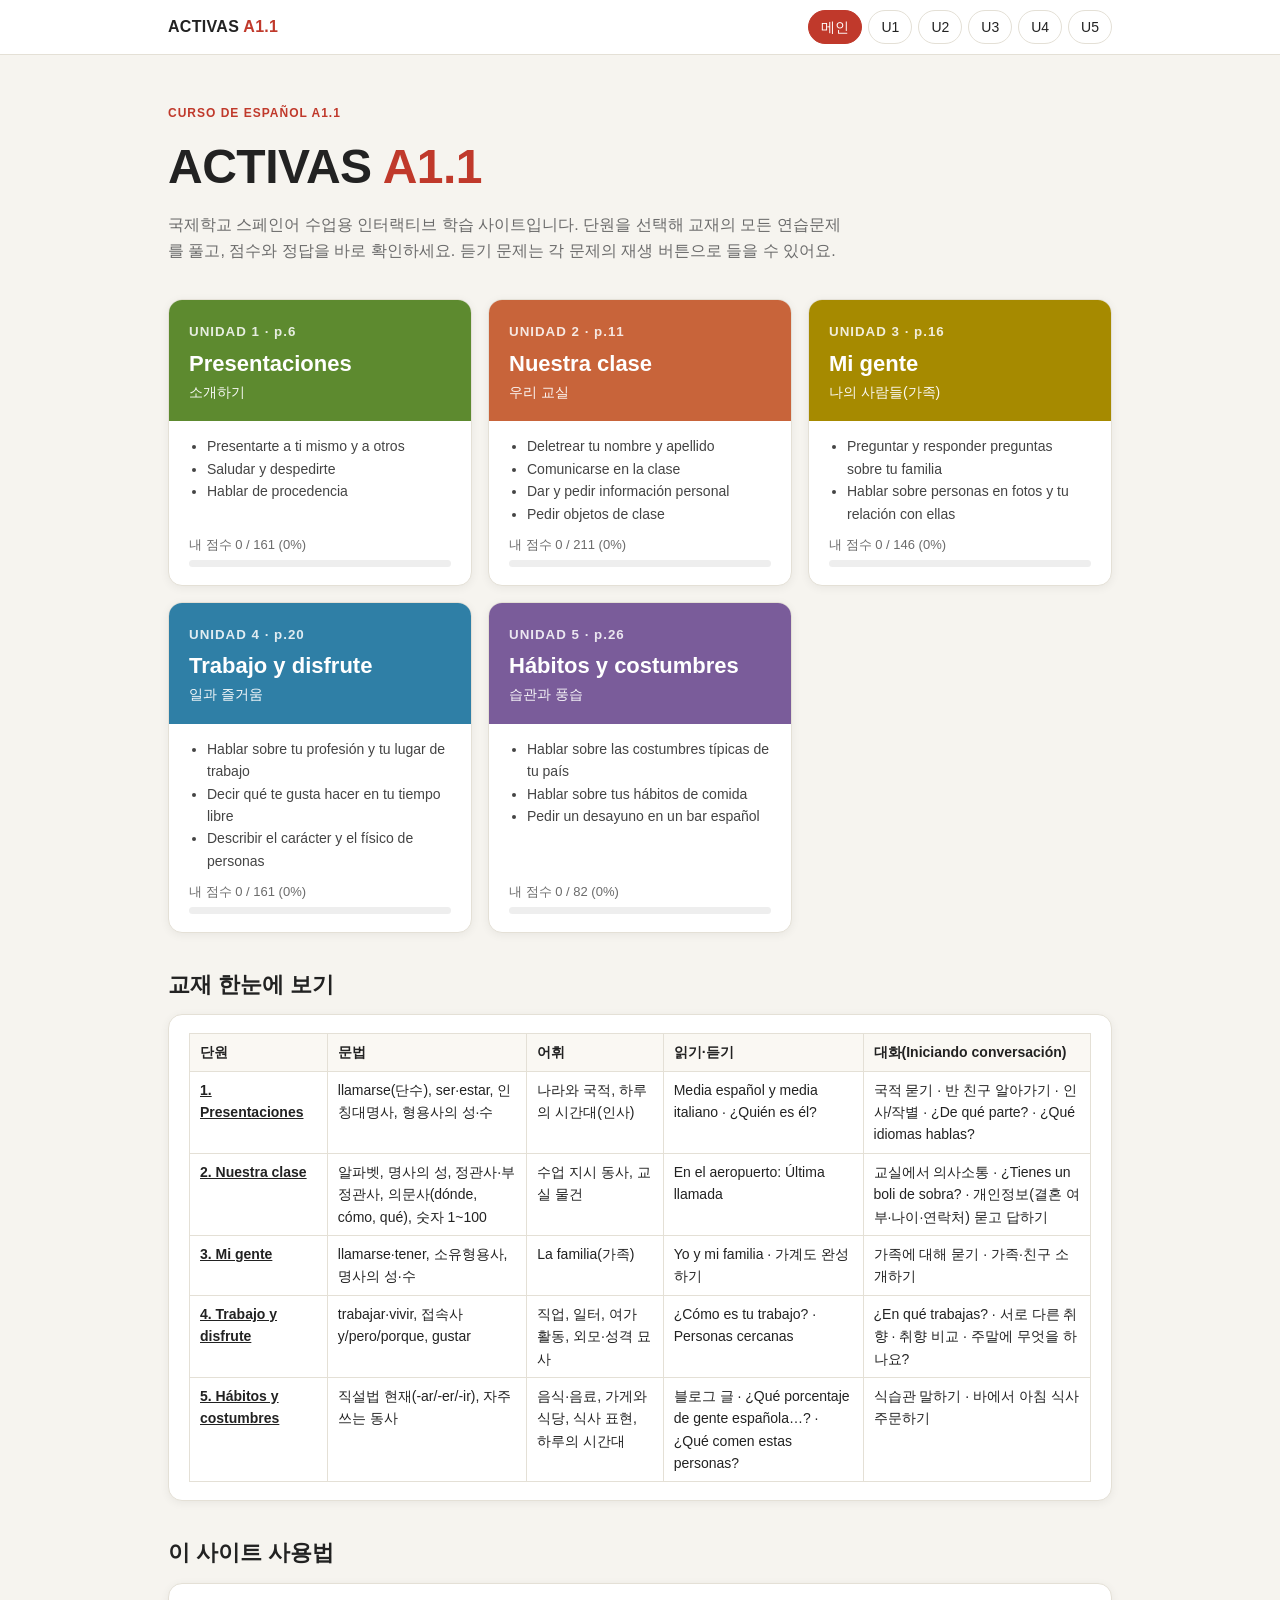
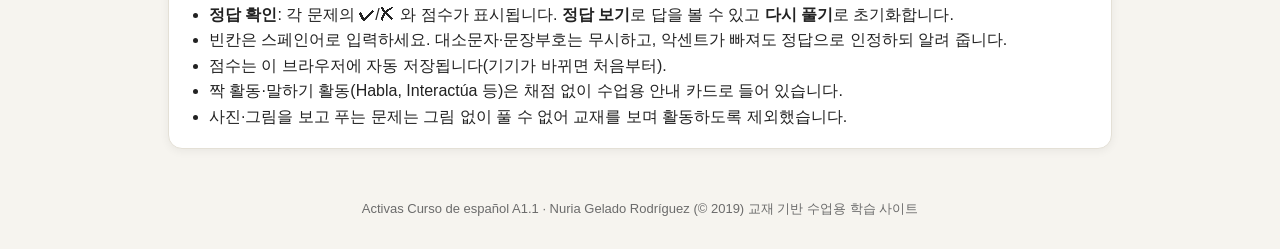
<file: index.html>
<!doctype html>
<html lang="ko">
<head>
<meta charset="utf-8">
<meta name="viewport" content="width=device-width, initial-scale=1">
<title>Activas A1.1 · 인터랙티브 학습 사이트</title>
<link rel="stylesheet" href="assets/style.css">
</head>
<body>
<div id="app"></div>
<script src="data/units.js"></script>
<script src="data/audio-map.js"></script>
<script src="data/unit1.js"></script>
<script src="data/unit2.js"></script>
<script src="data/unit3.js"></script>
<script src="data/unit4.js"></script>
<script src="data/unit5.js"></script>
<script src="assets/app.js"></script>
</body>
</html>
</file>
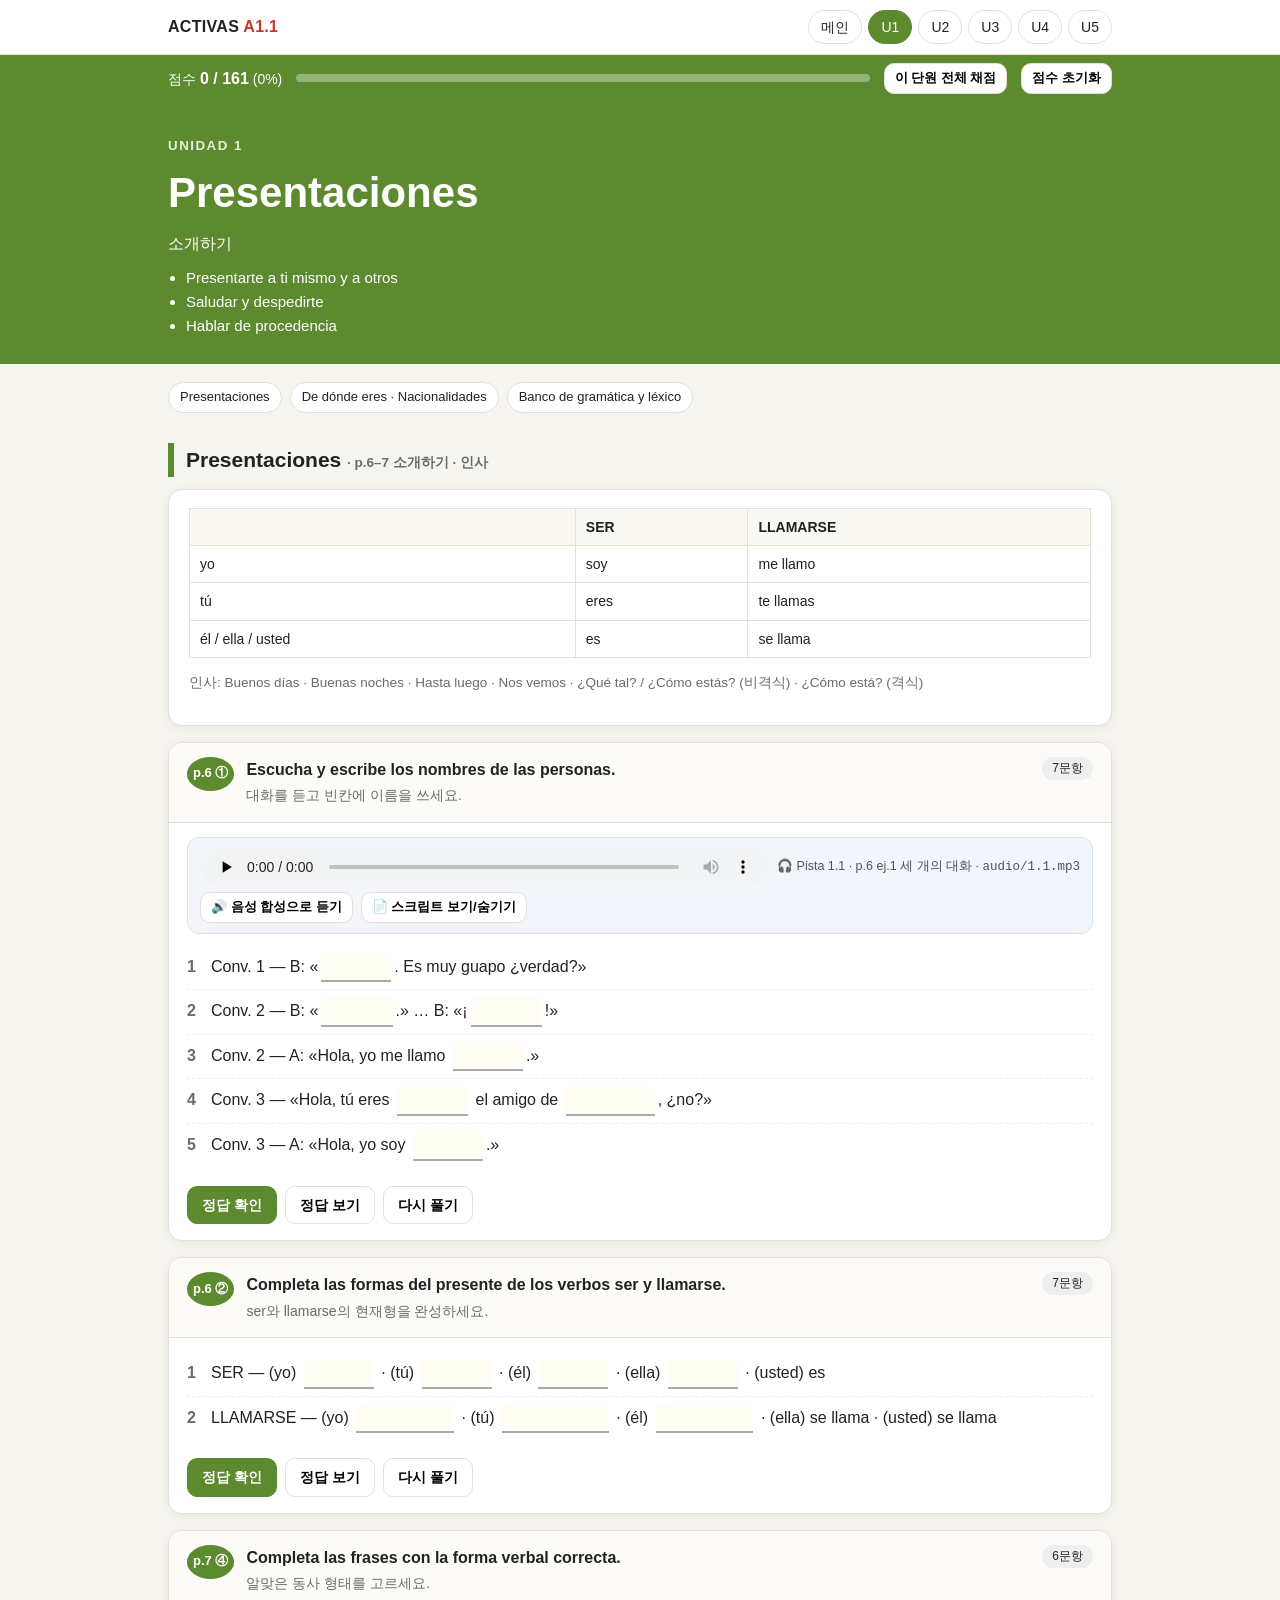
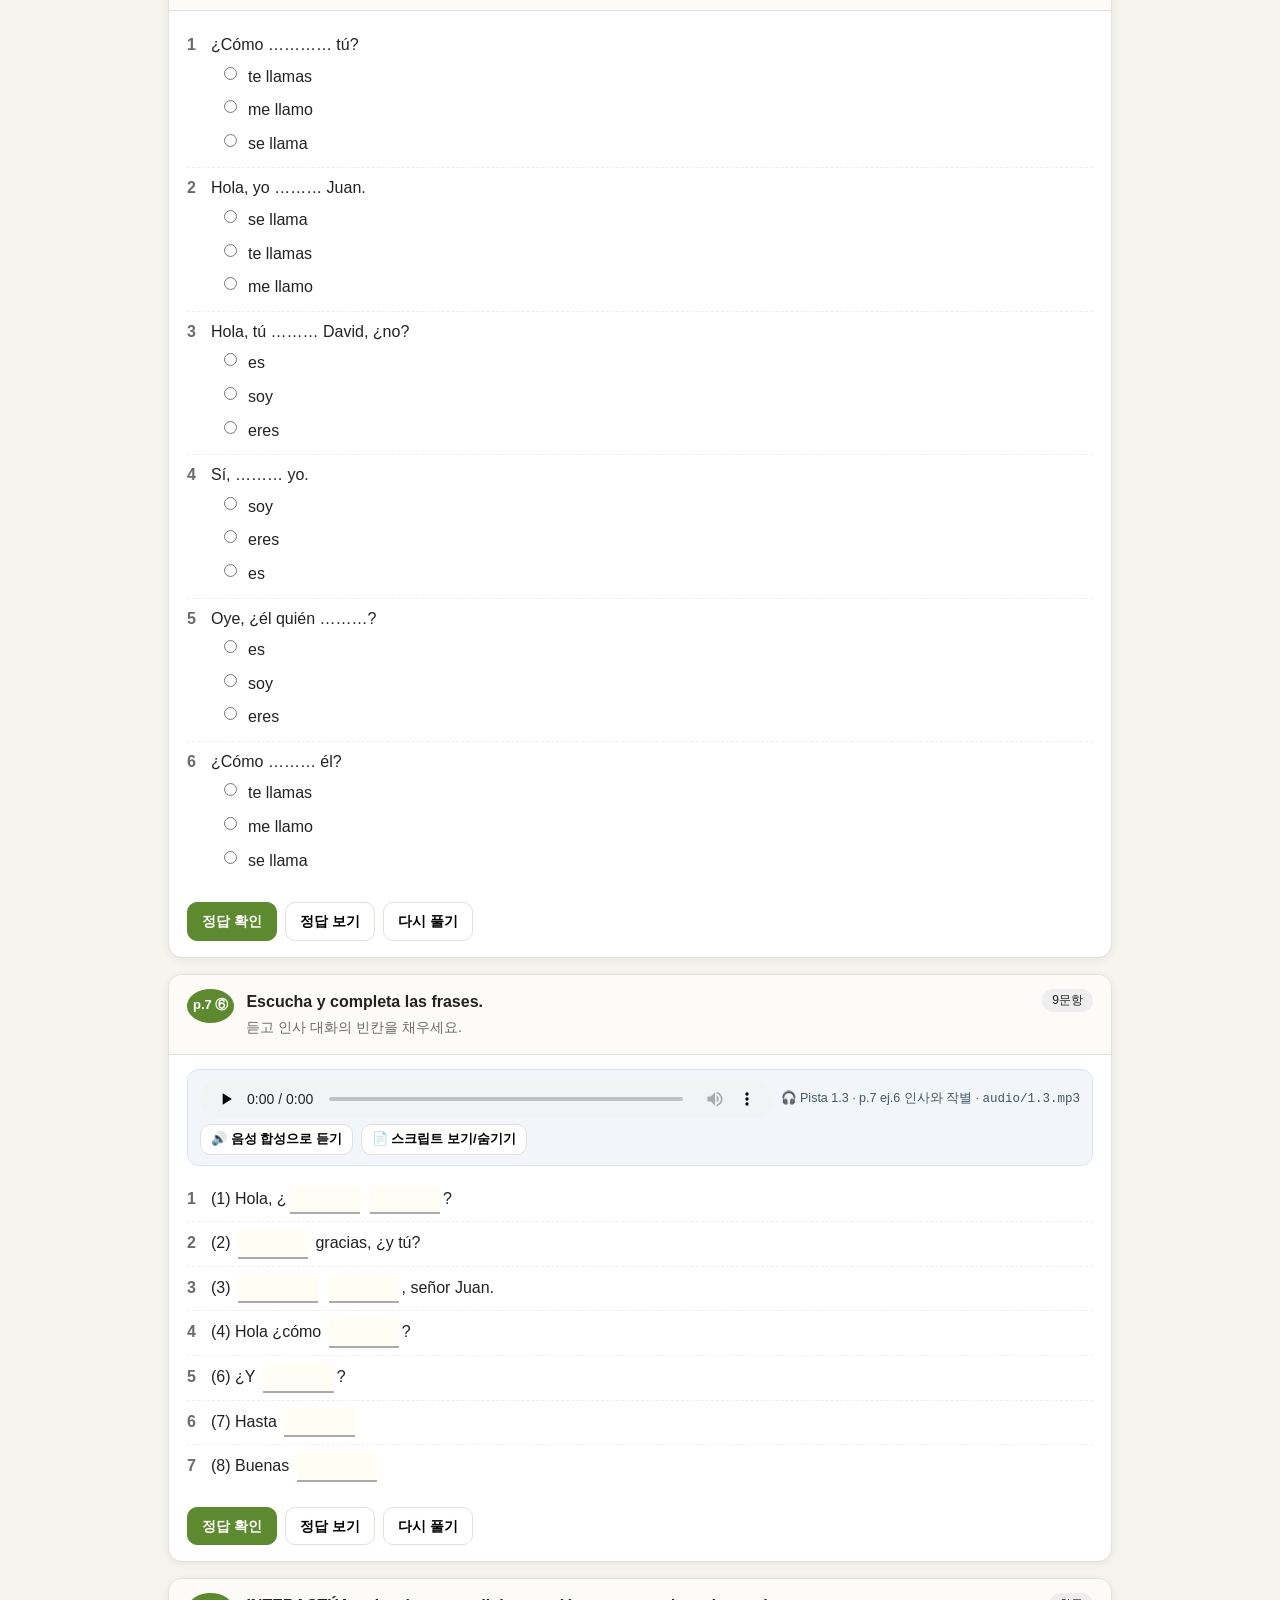
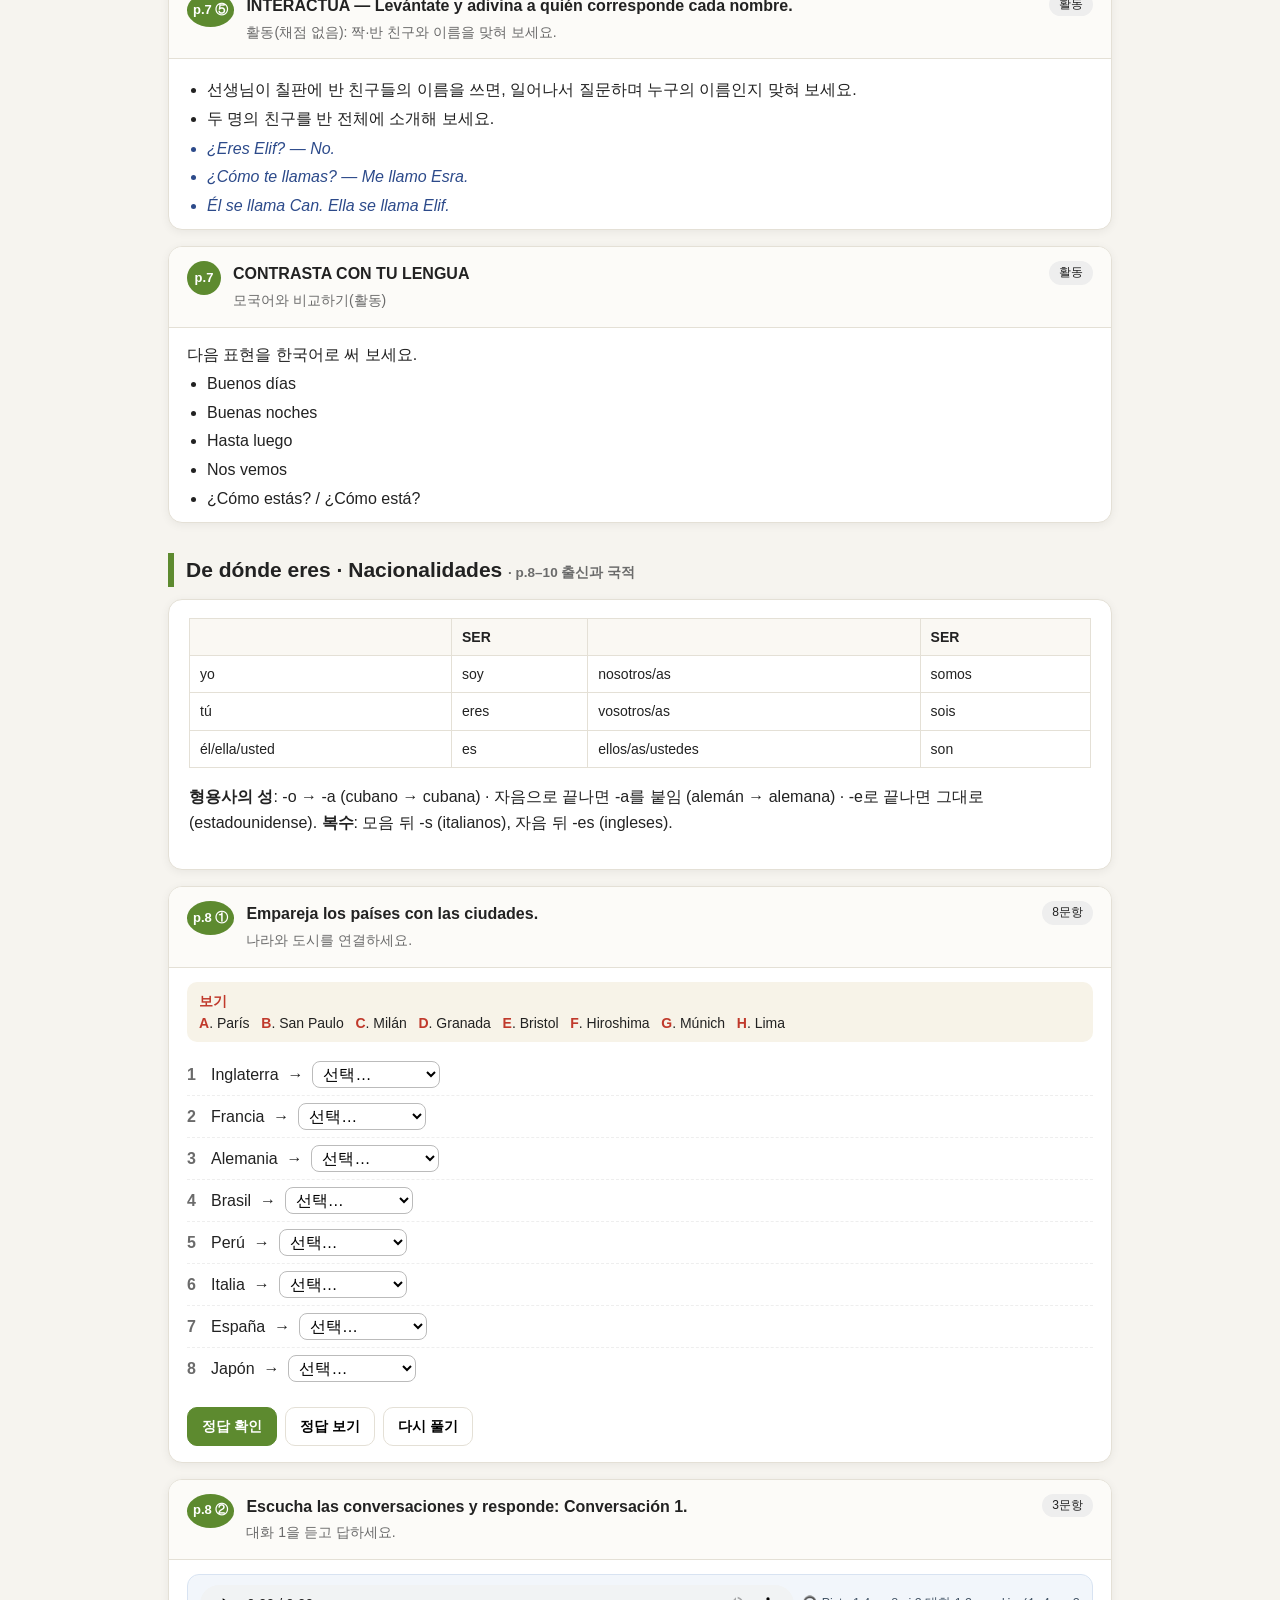
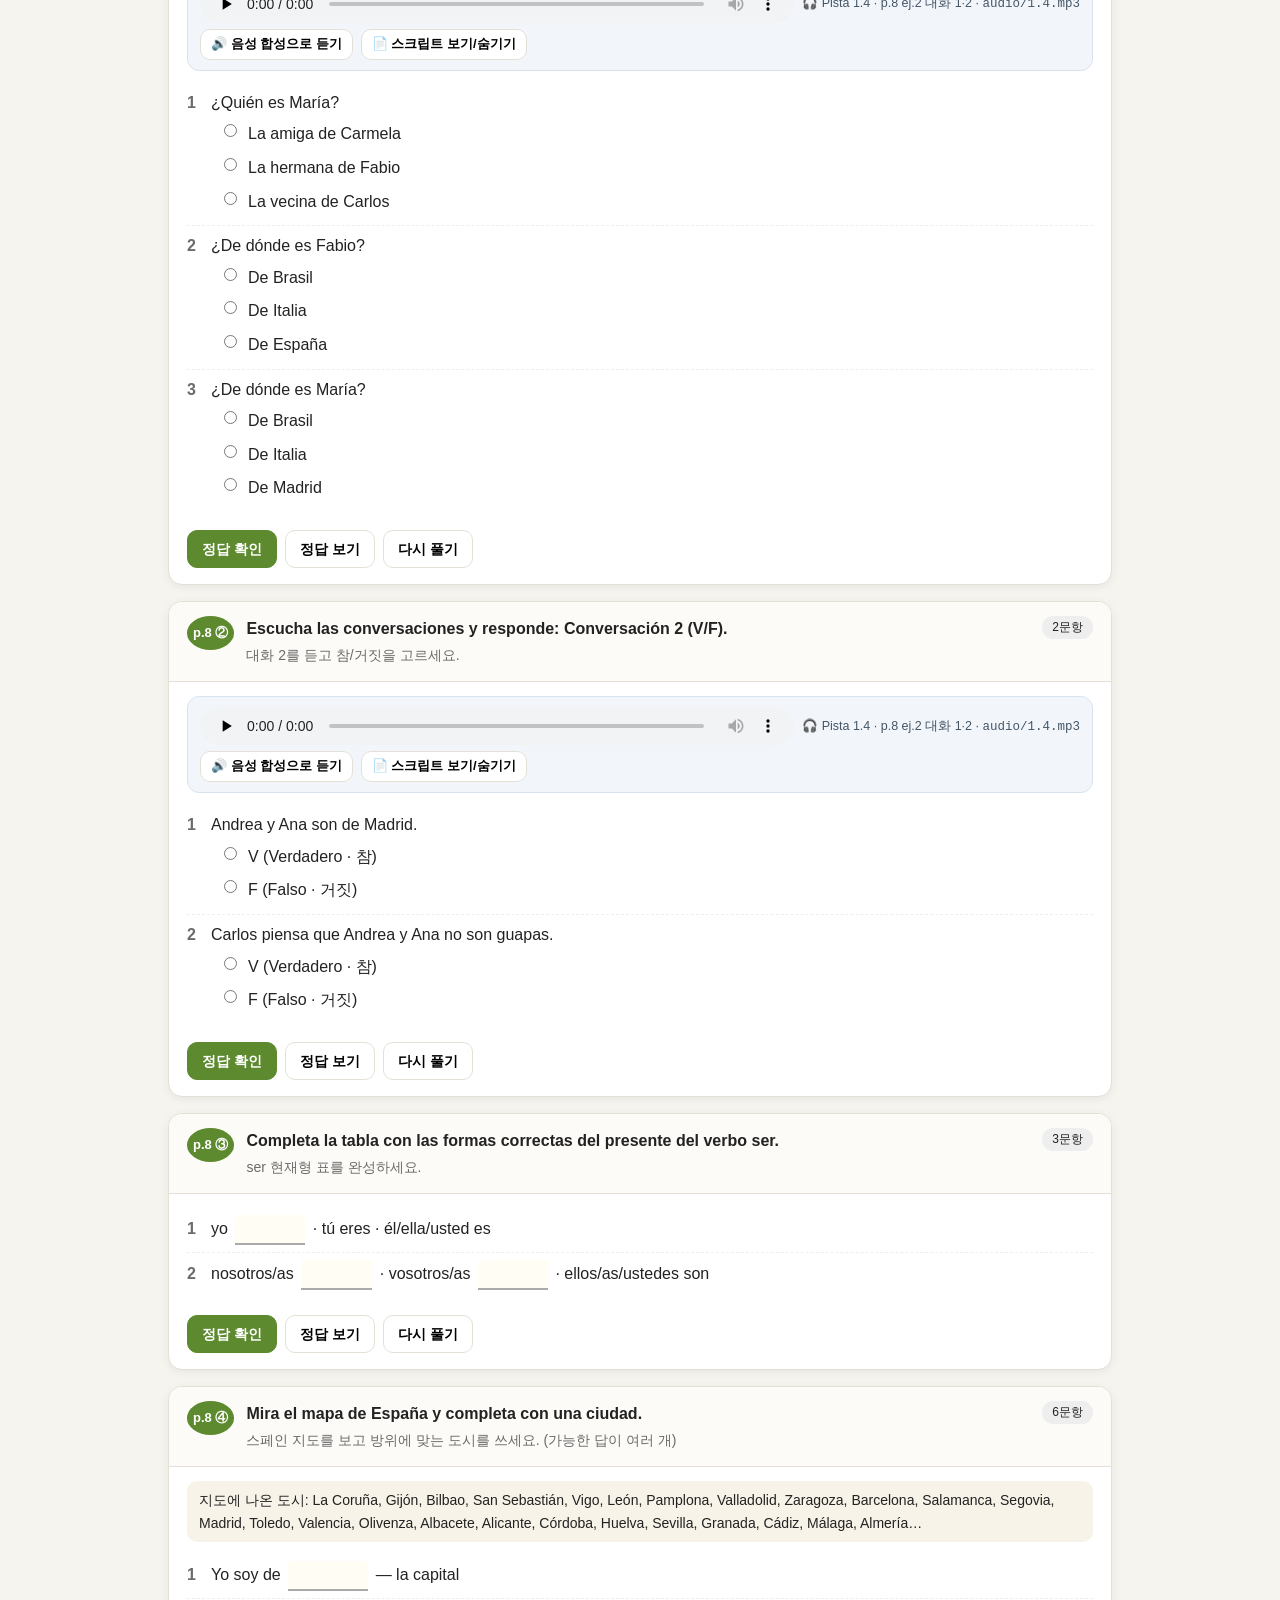
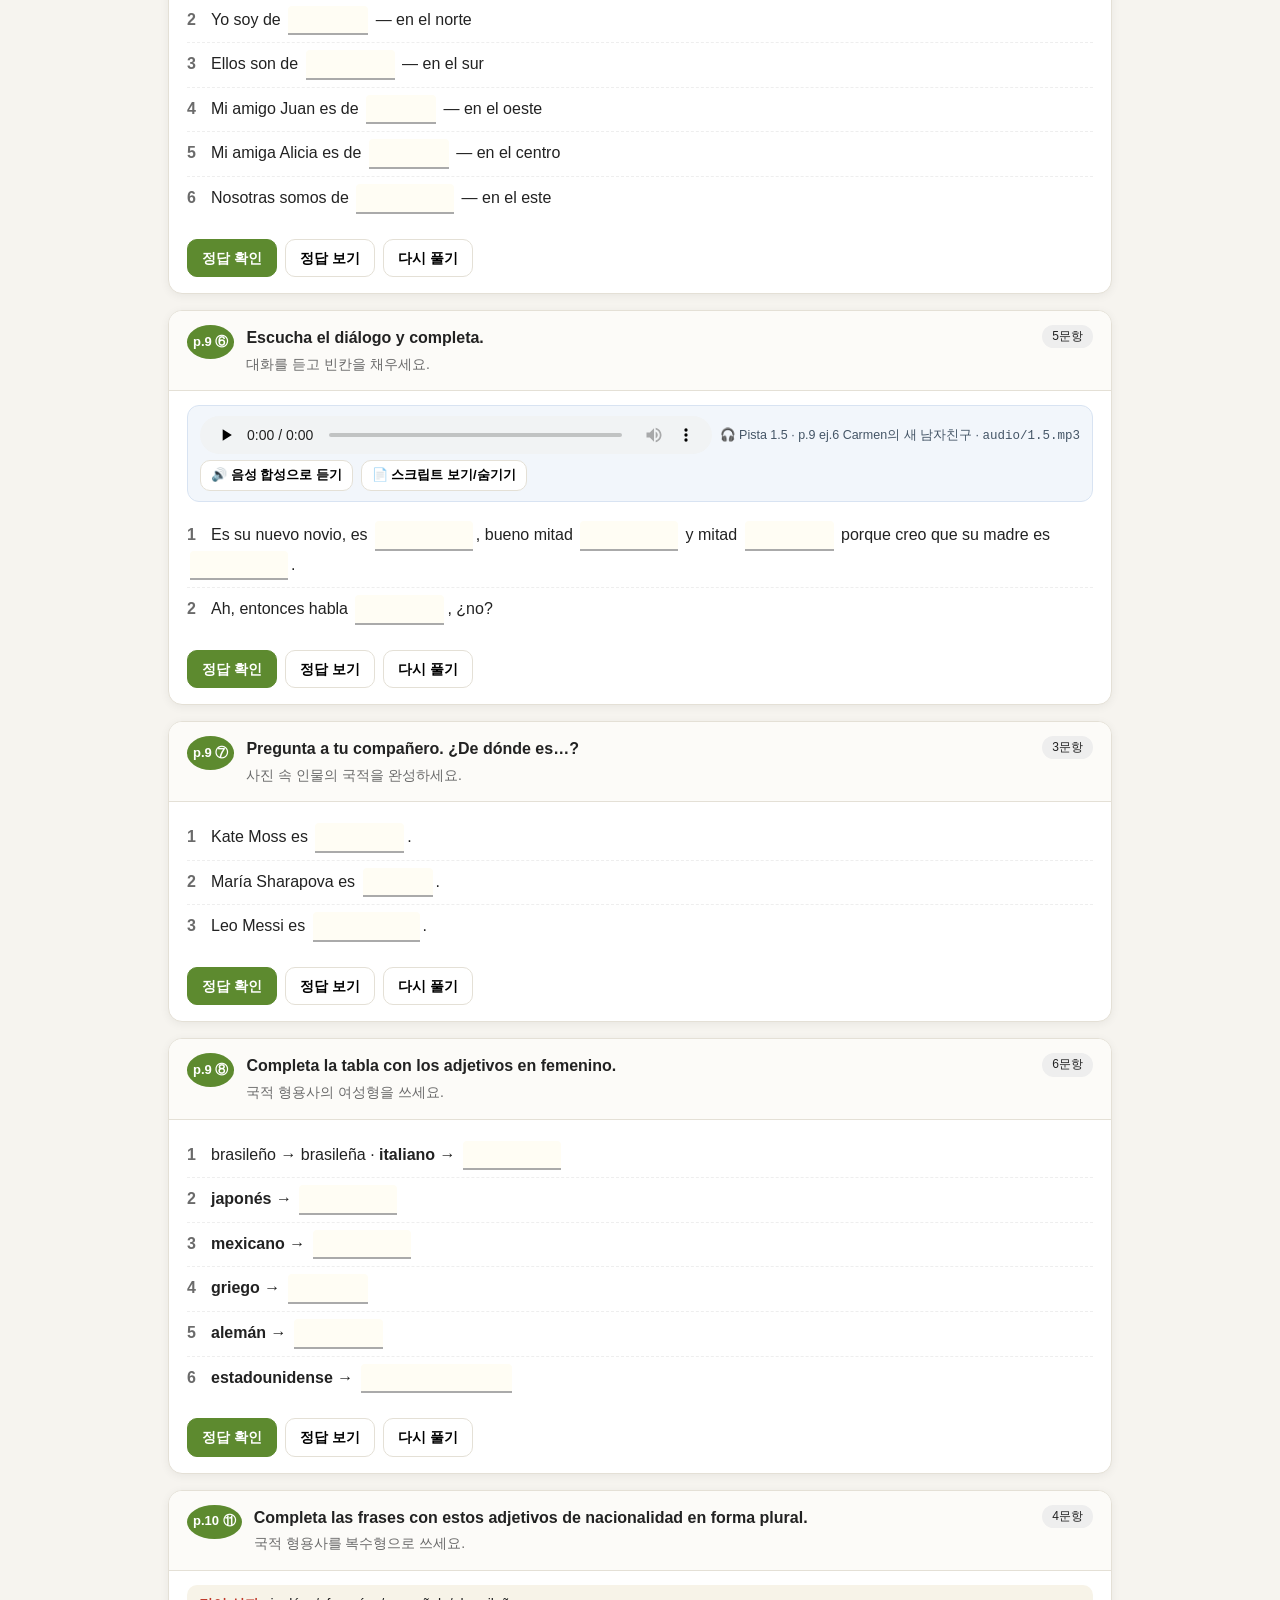
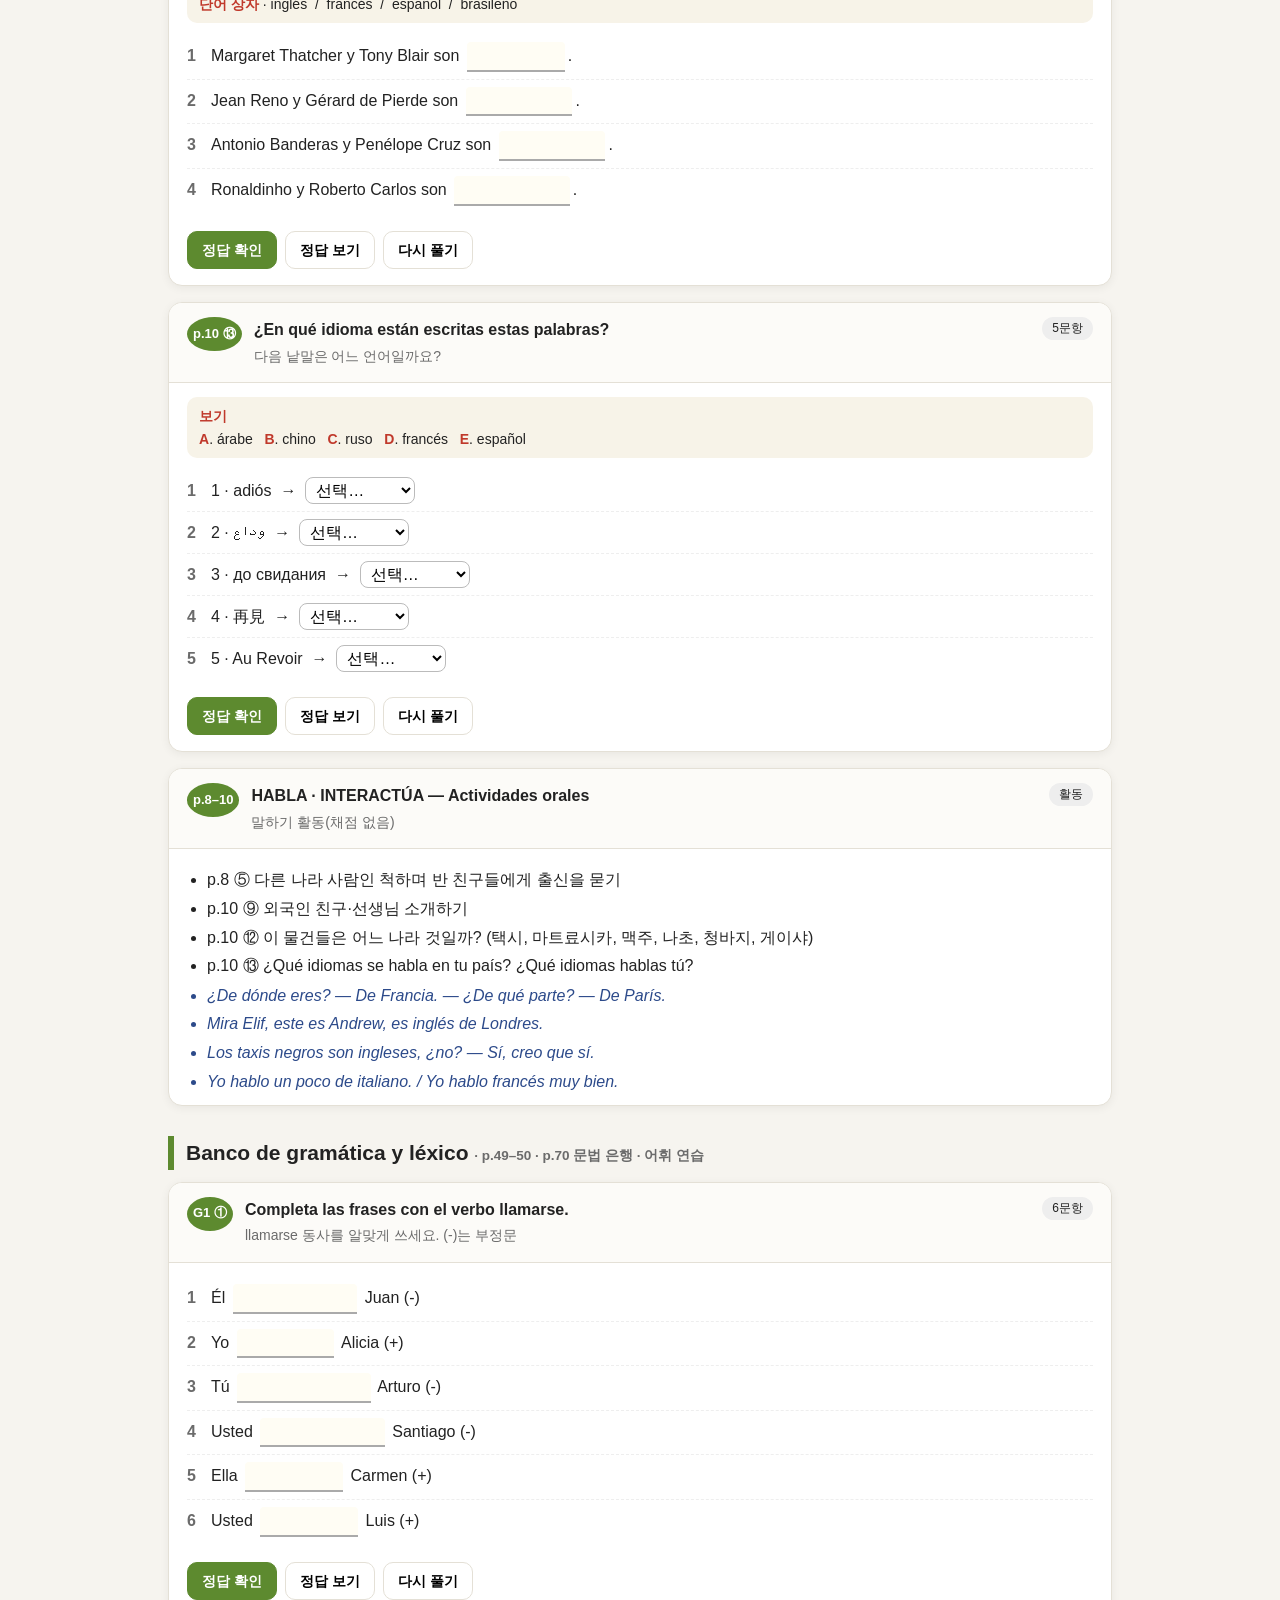
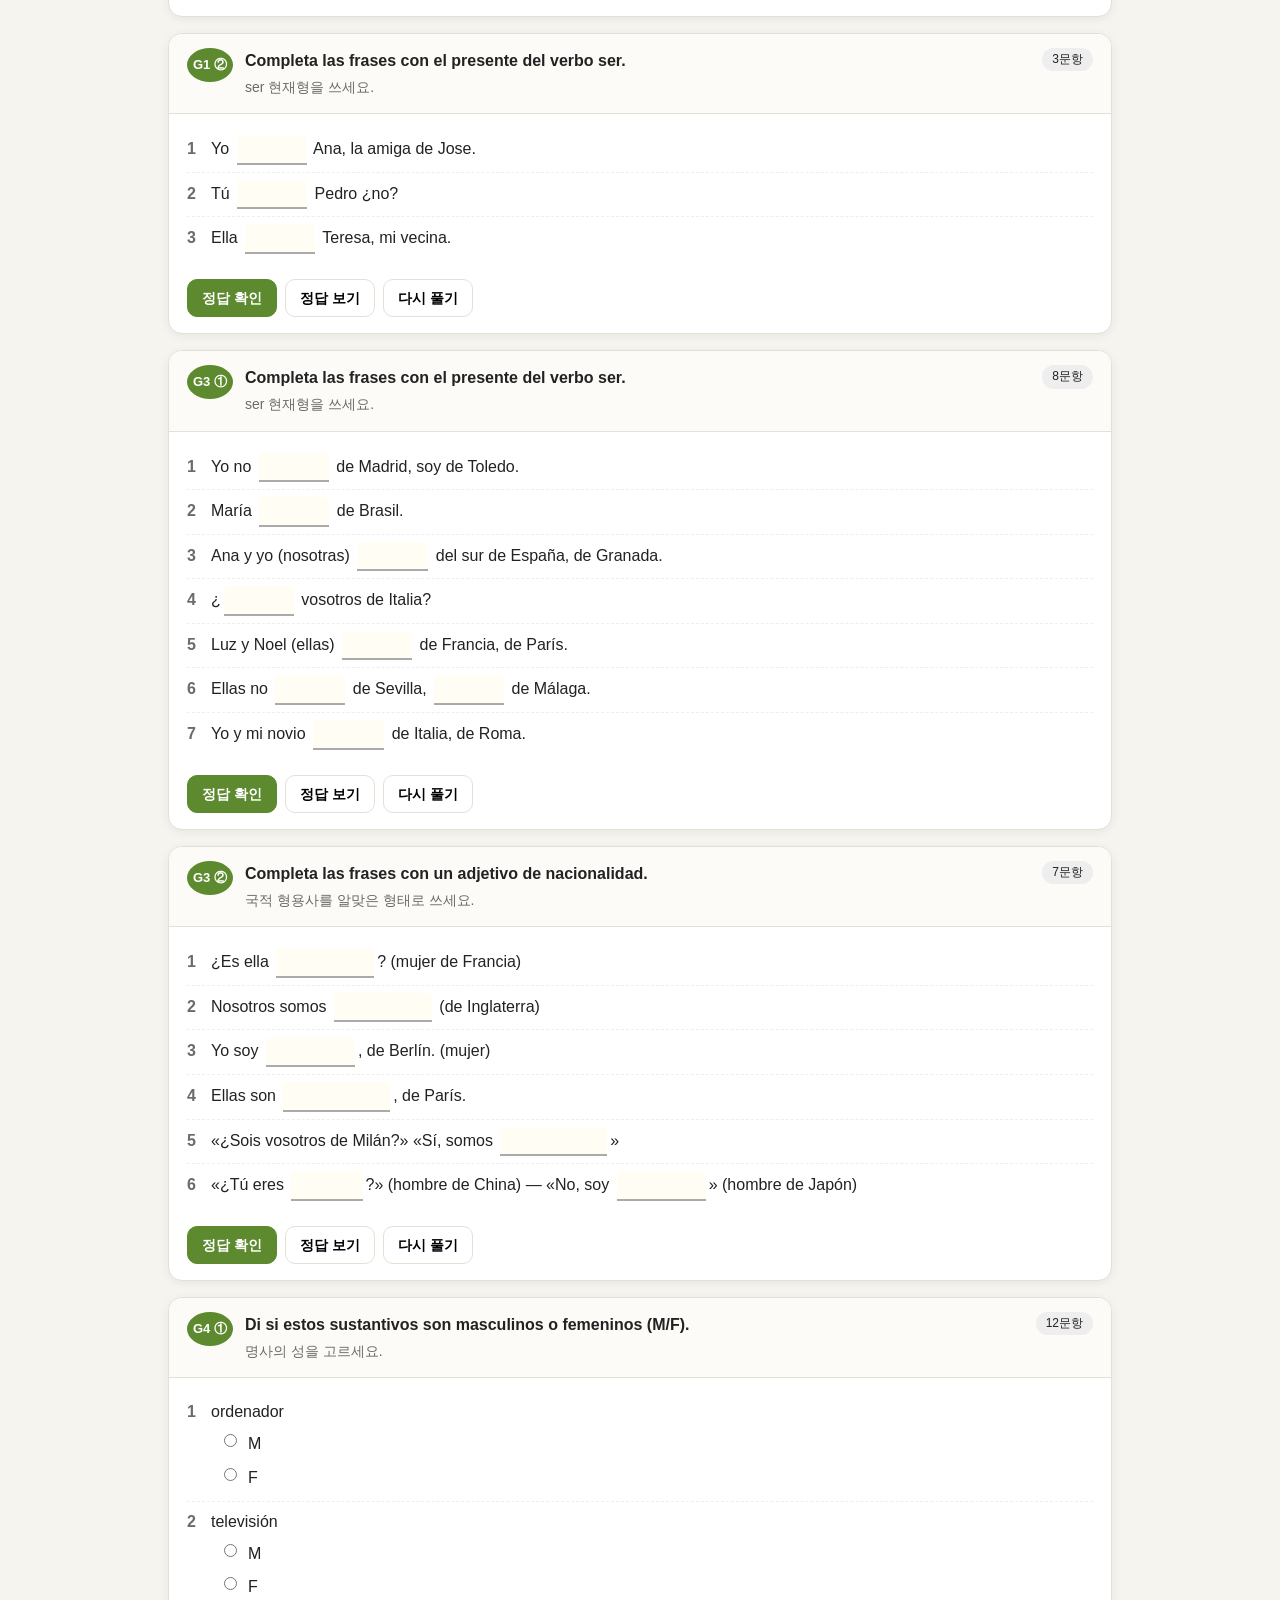
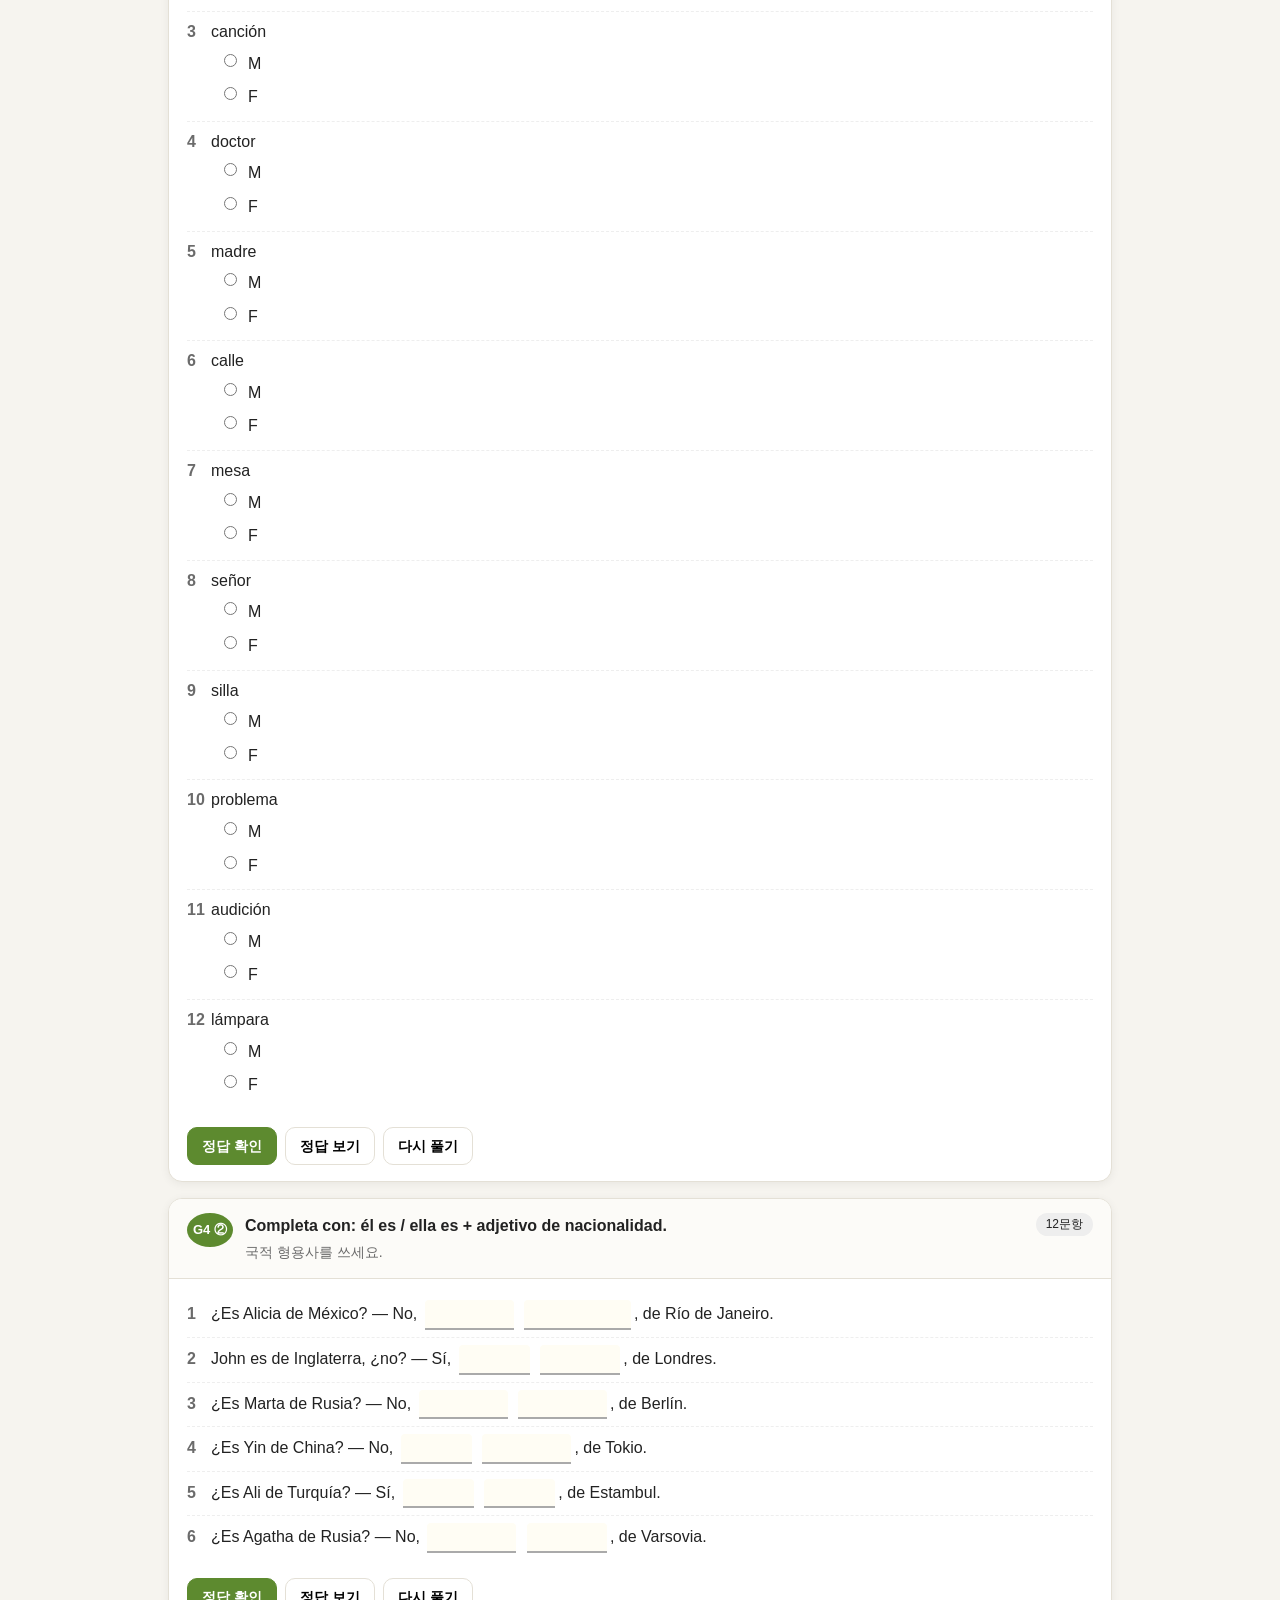
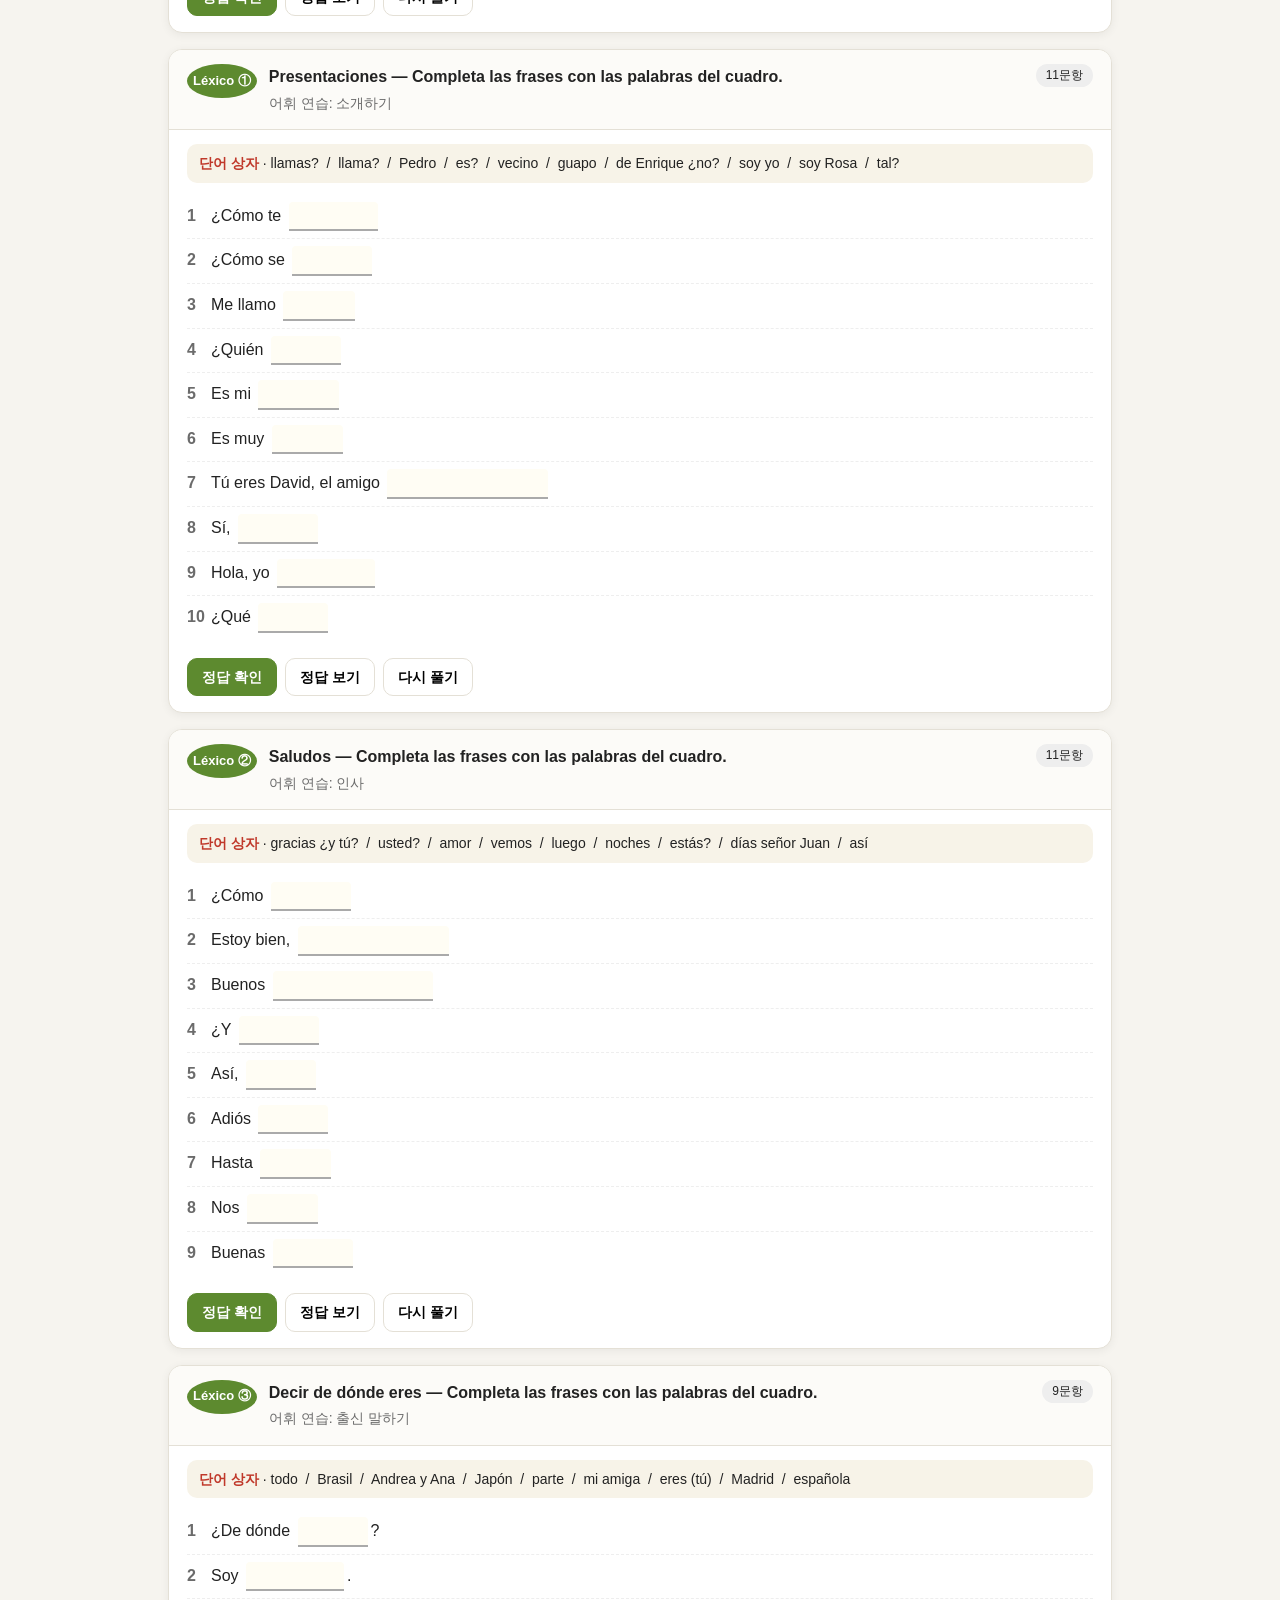
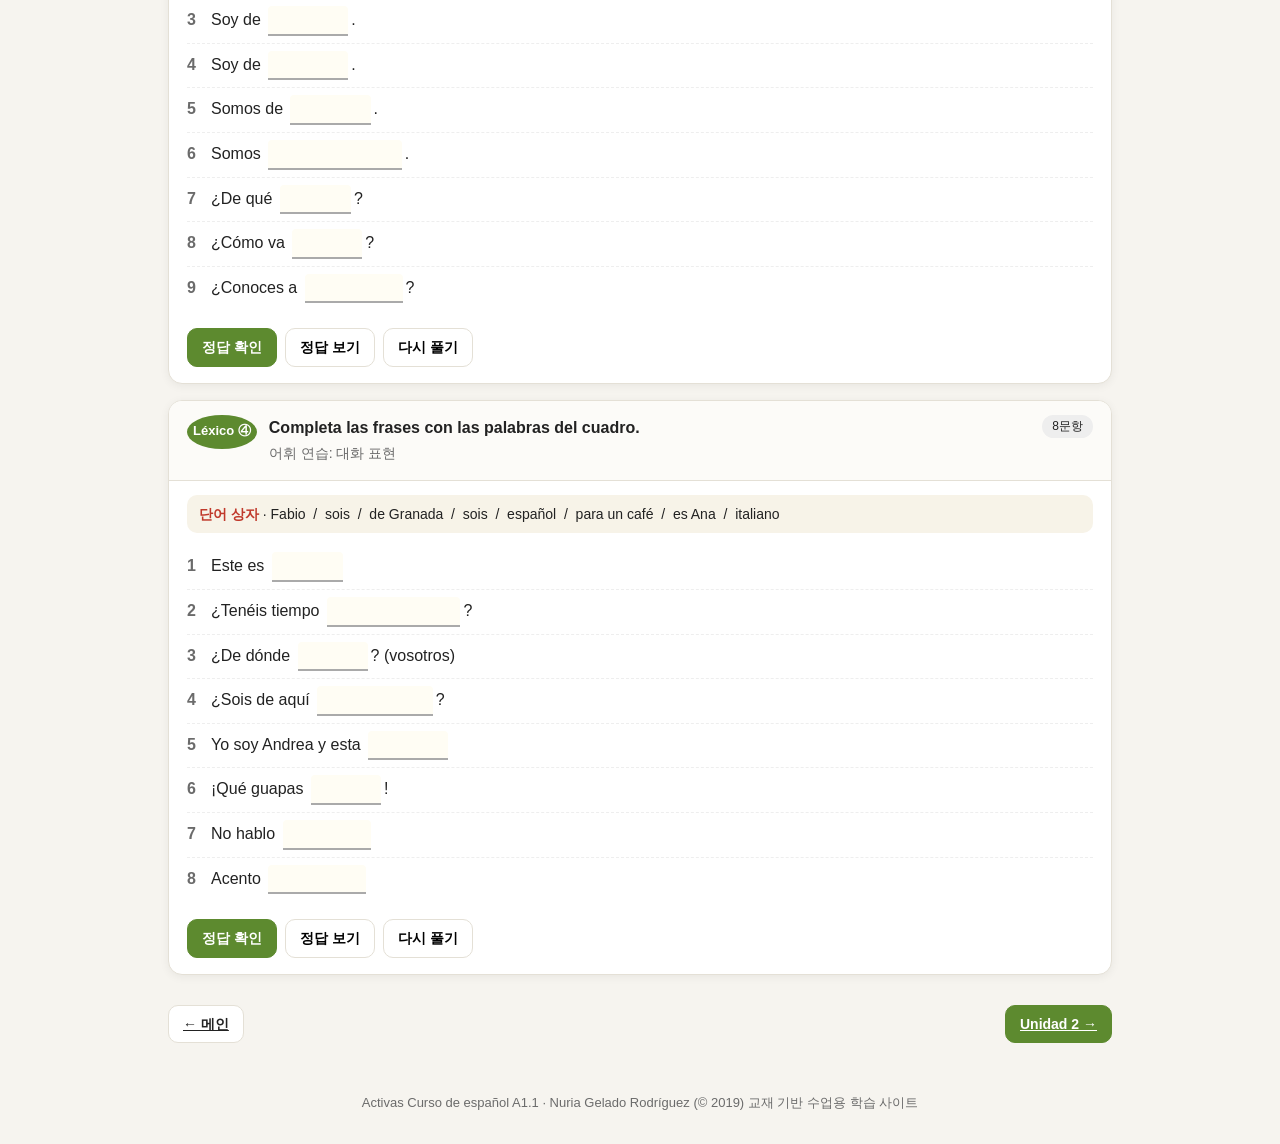
<file: unidad1.html>
<!doctype html>
<html lang="ko">
<head>
<meta charset="utf-8">
<meta name="viewport" content="width=device-width, initial-scale=1">
<title>Activas A1.1 · Unidad 1</title>
<link rel="stylesheet" href="assets/style.css">
</head>
<body data-unit="1">
<div id="app"></div>
<script src="data/units.js"></script>
<script src="data/audio-map.js"></script>
<script src="data/unit1.js"></script>
<script src="assets/app.js"></script>
</body>
</html>
</file>
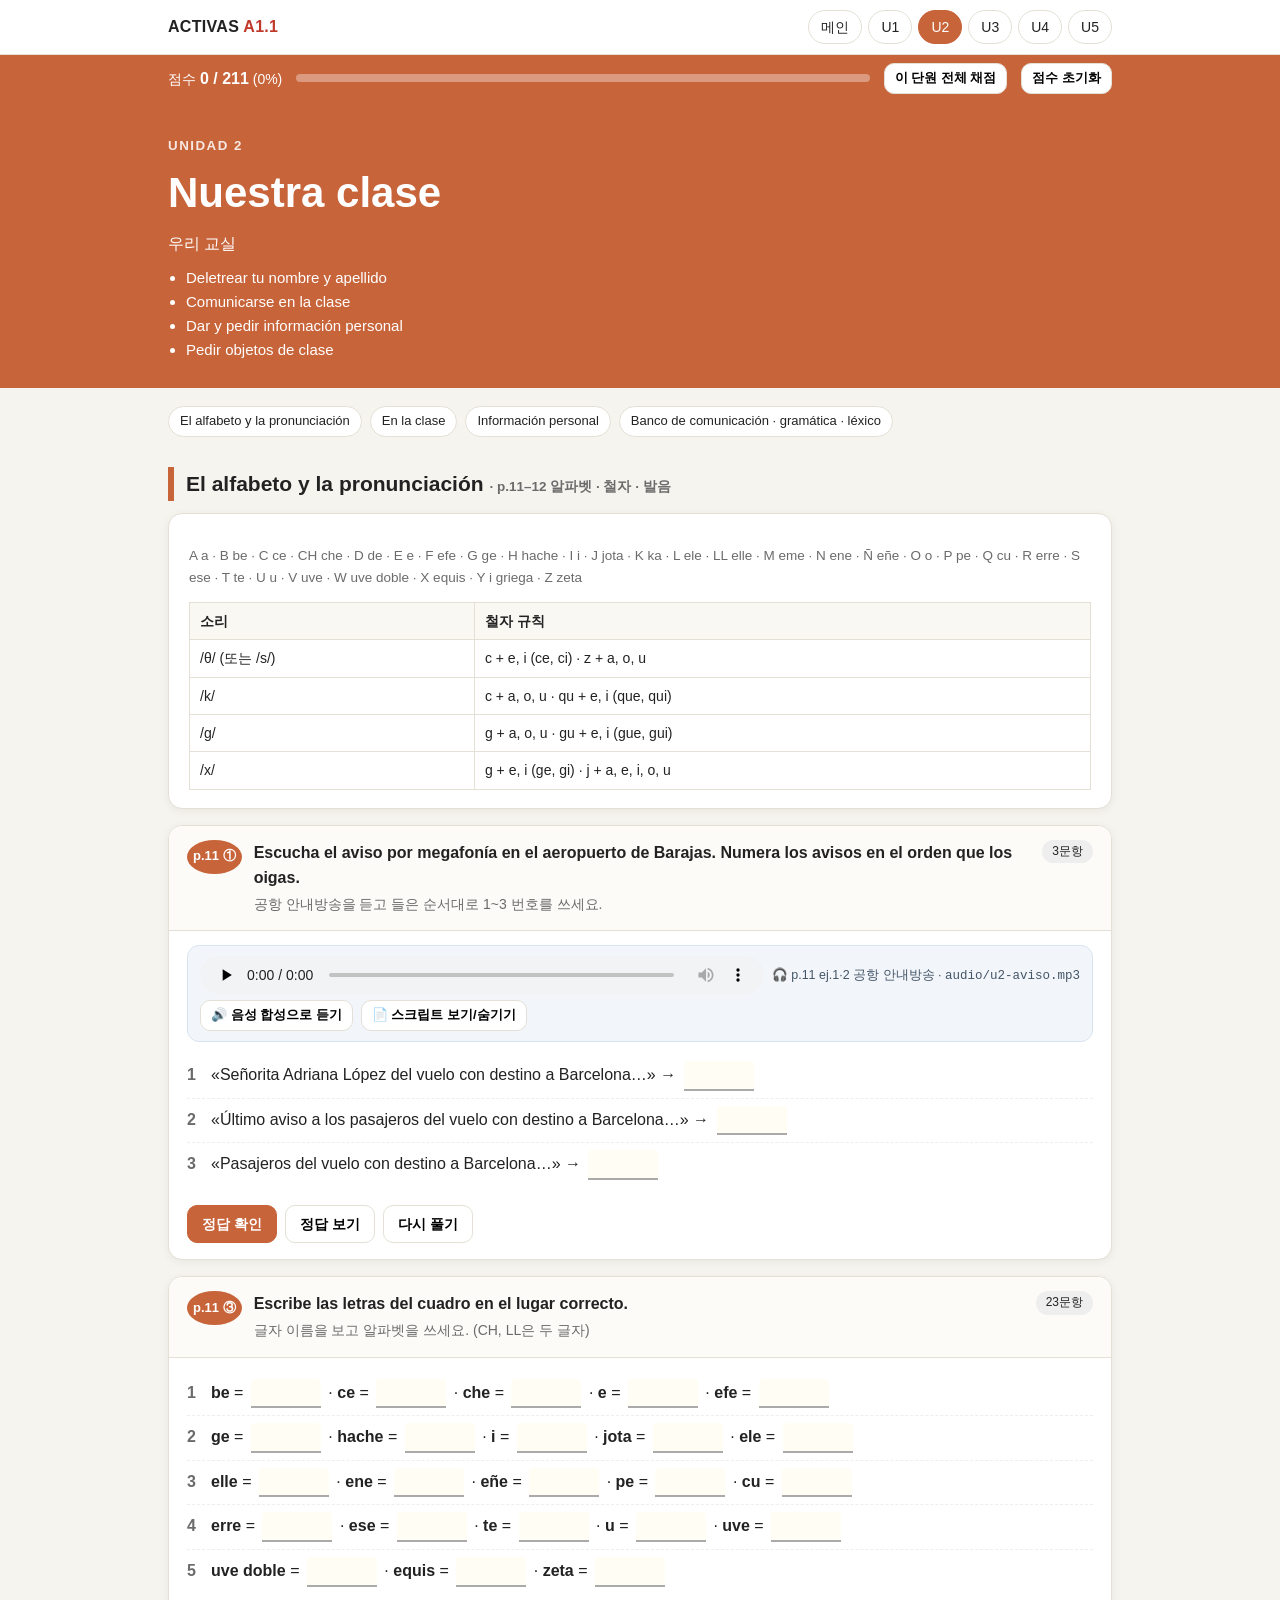
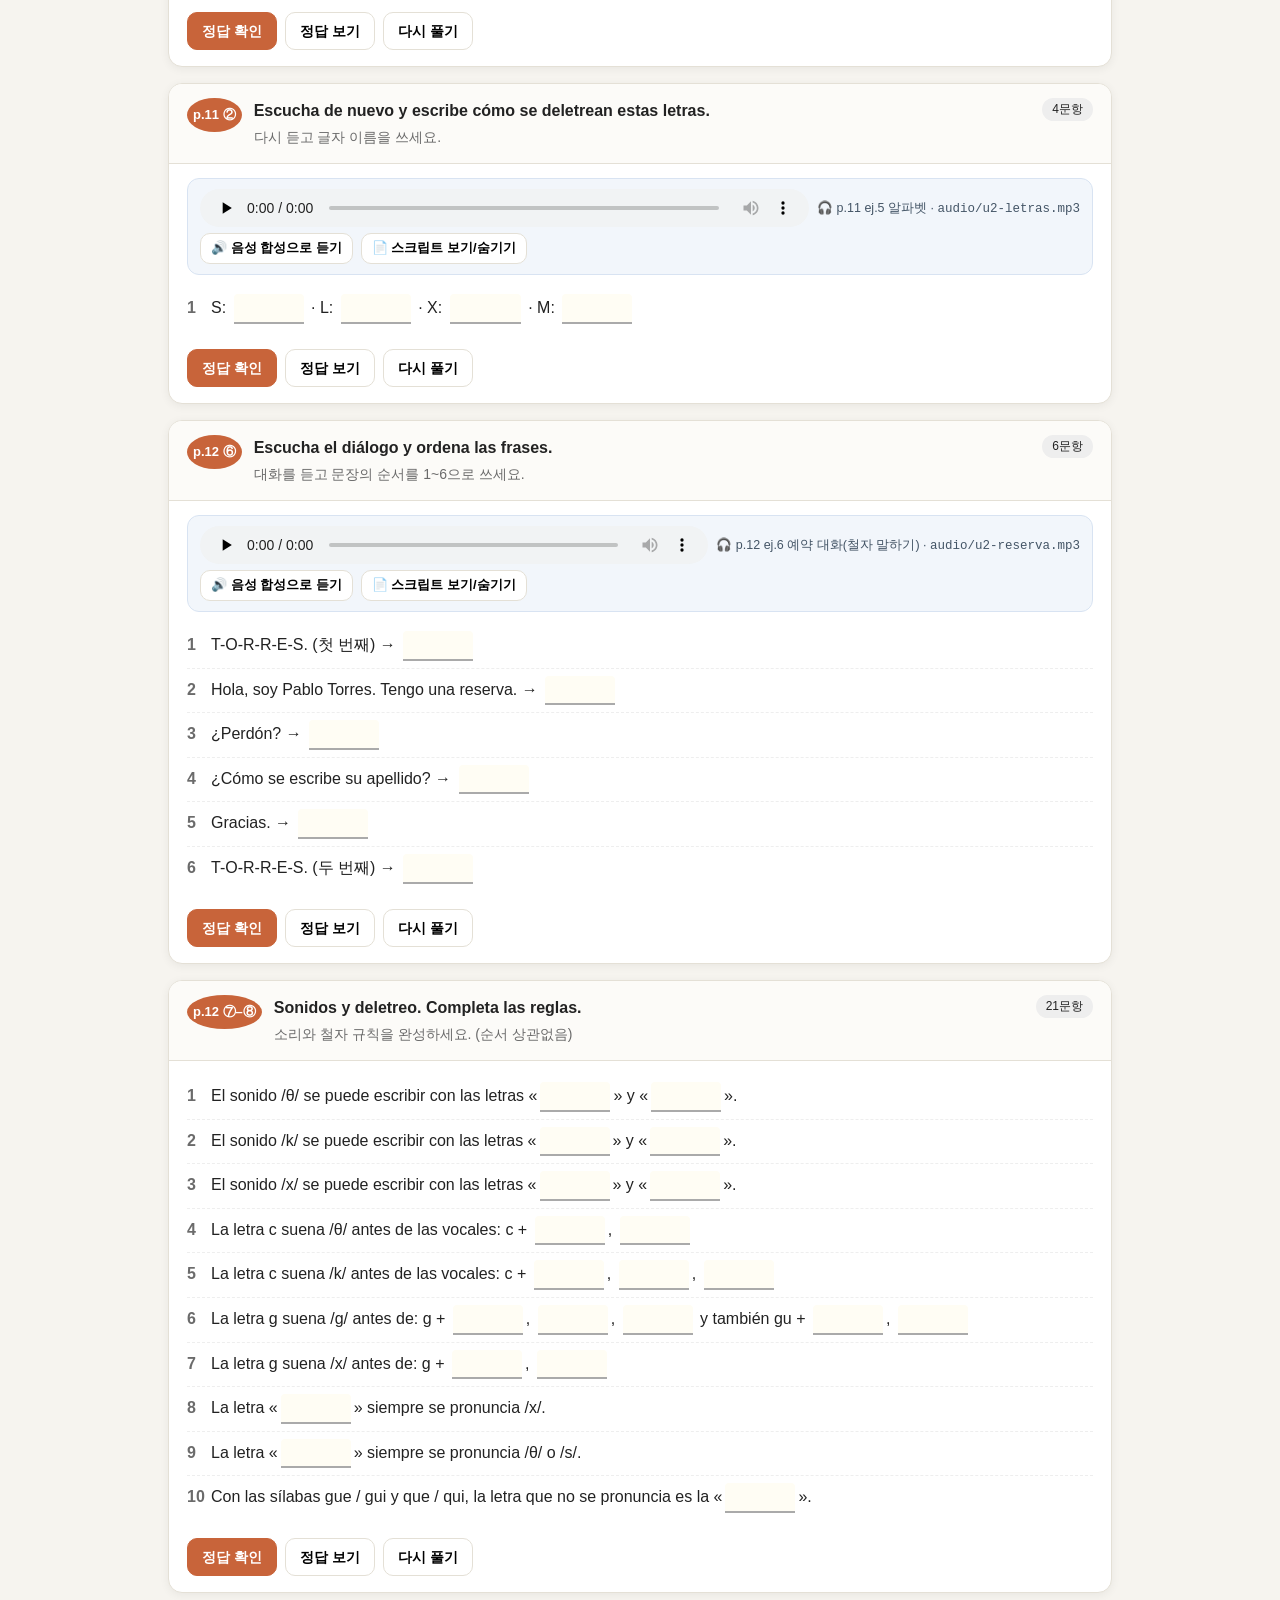
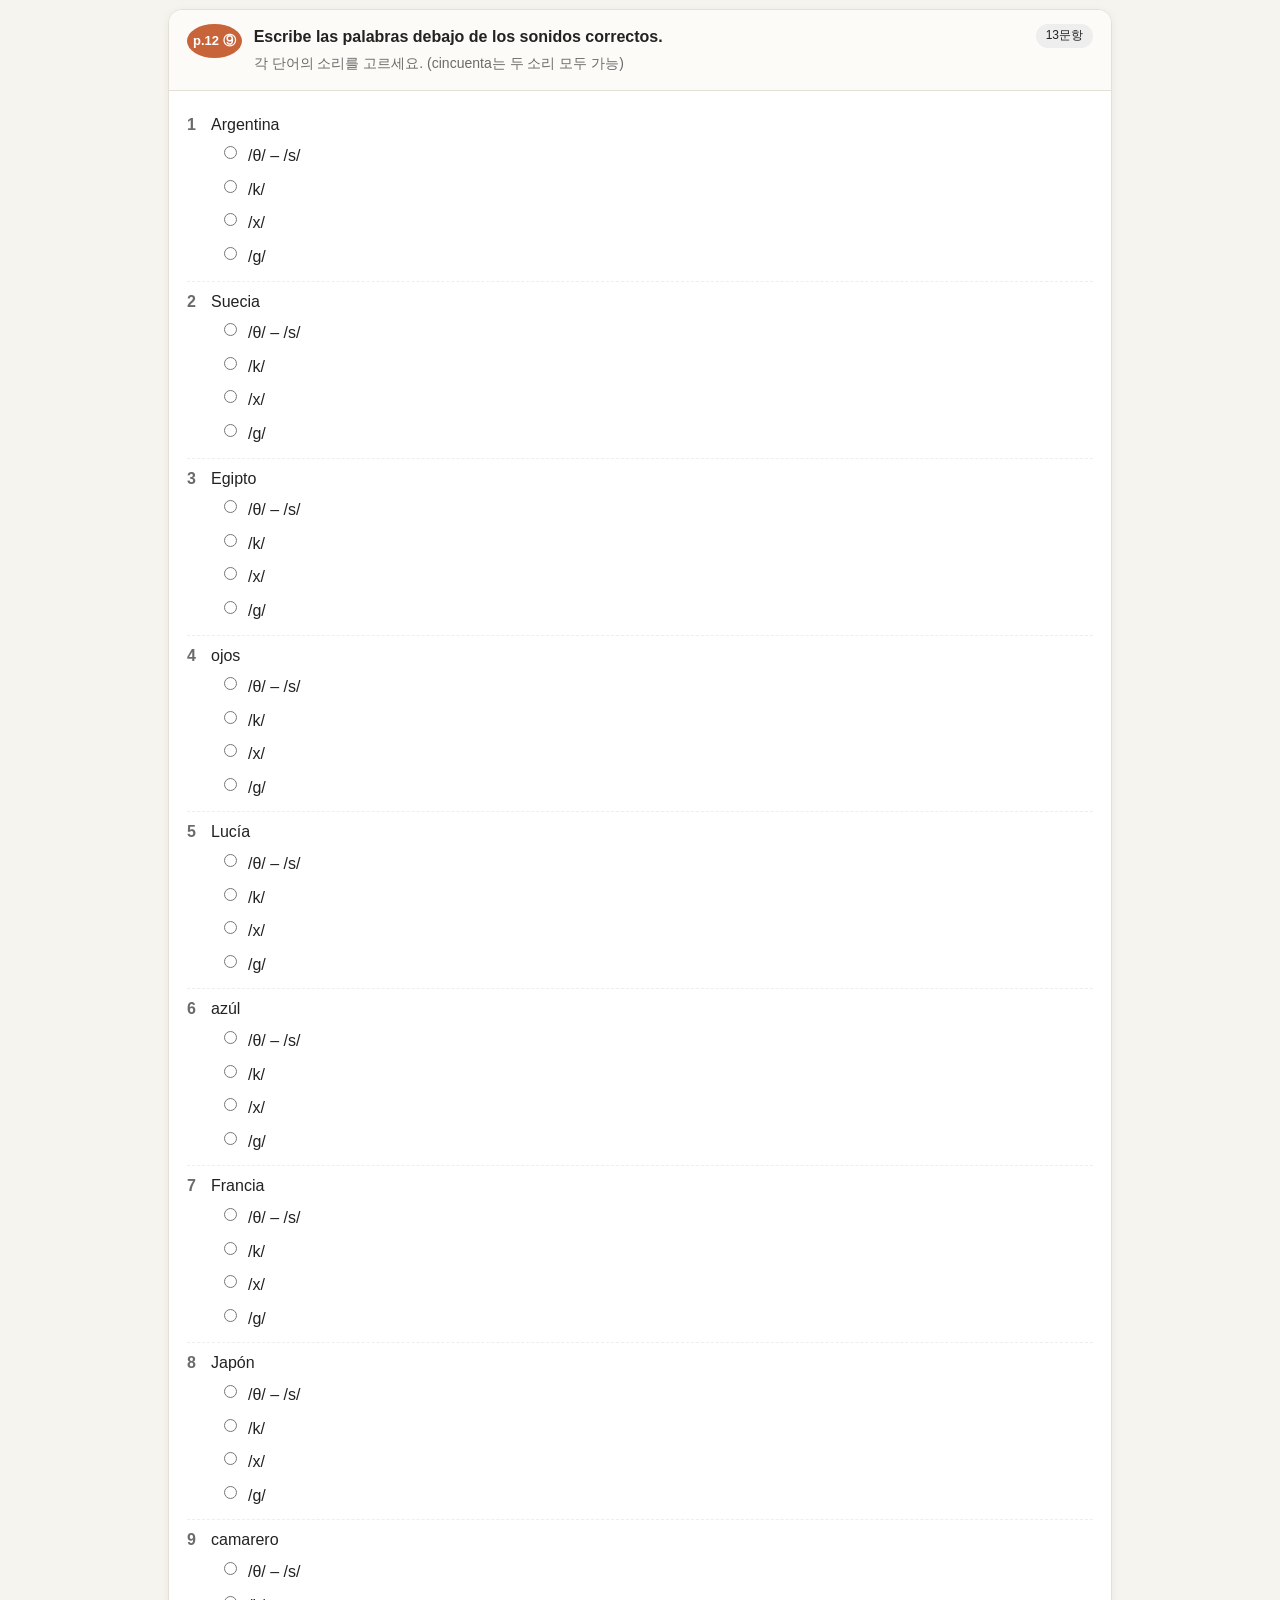
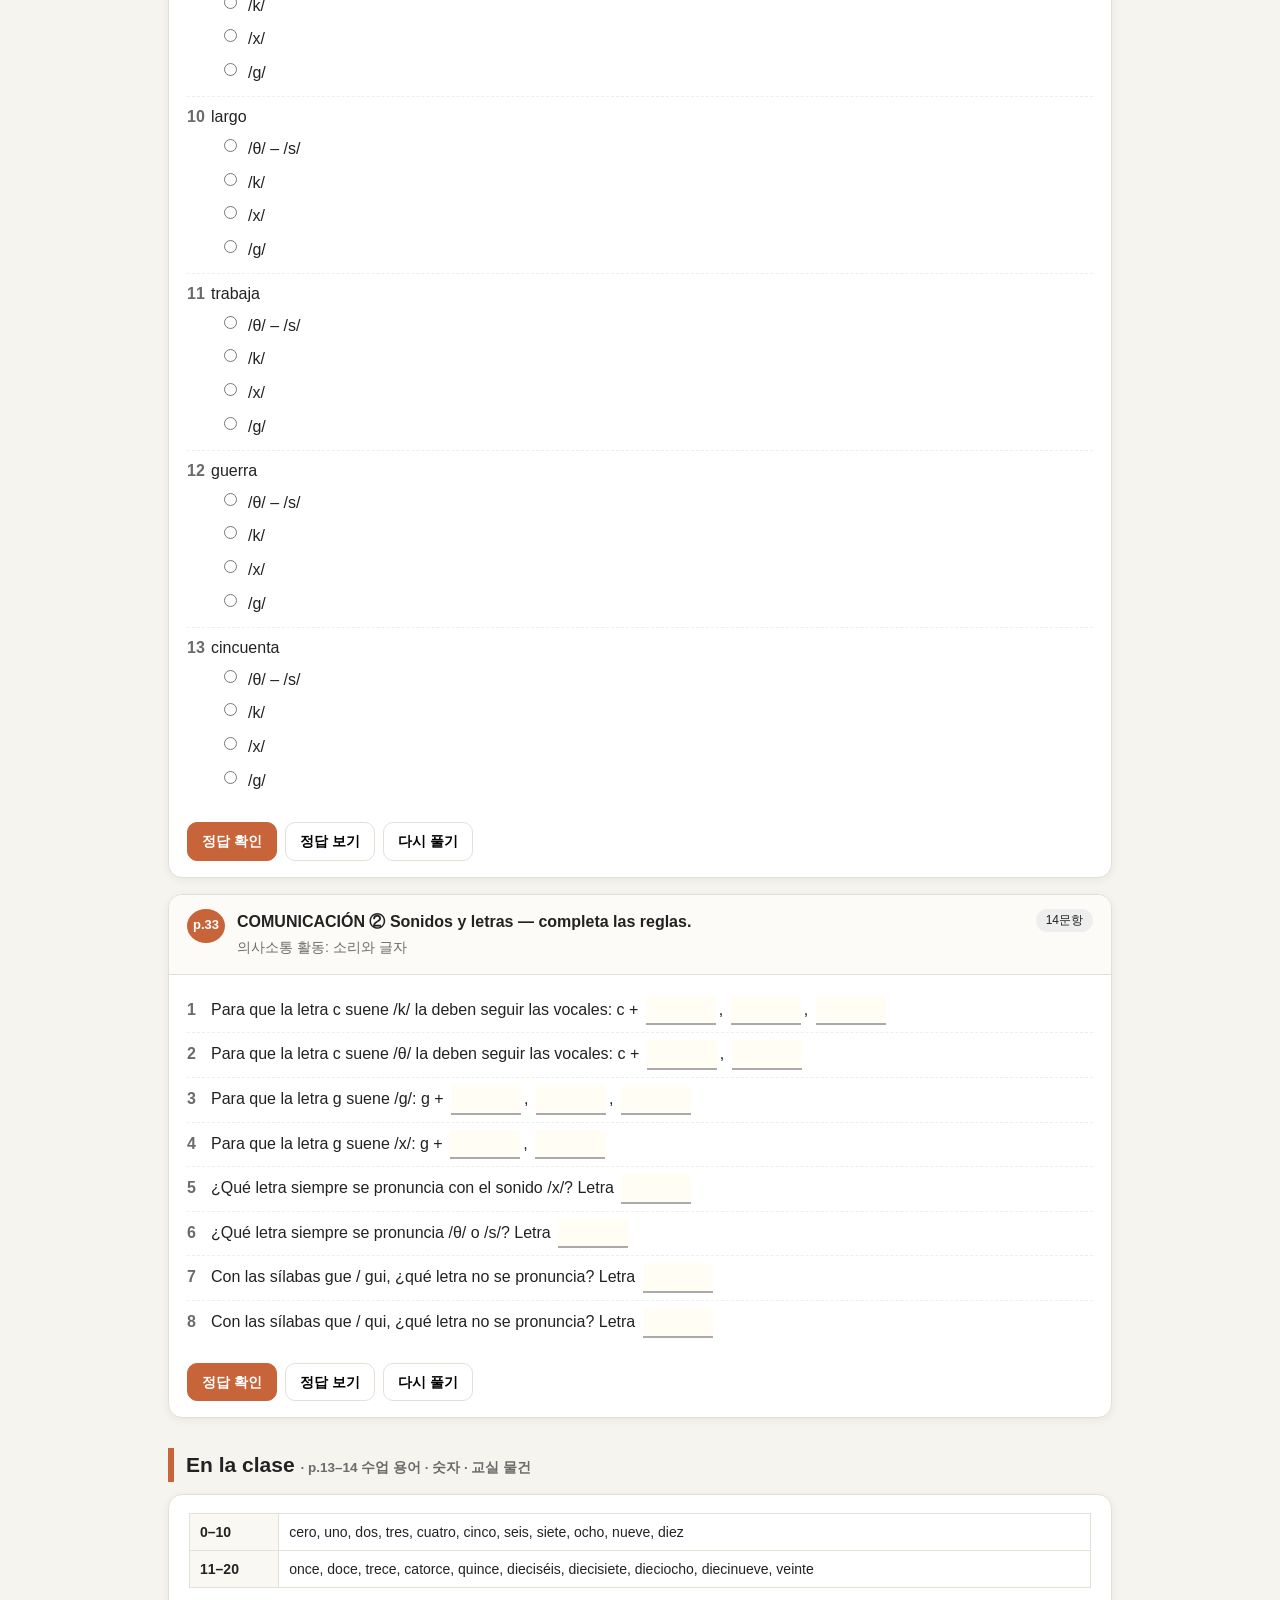
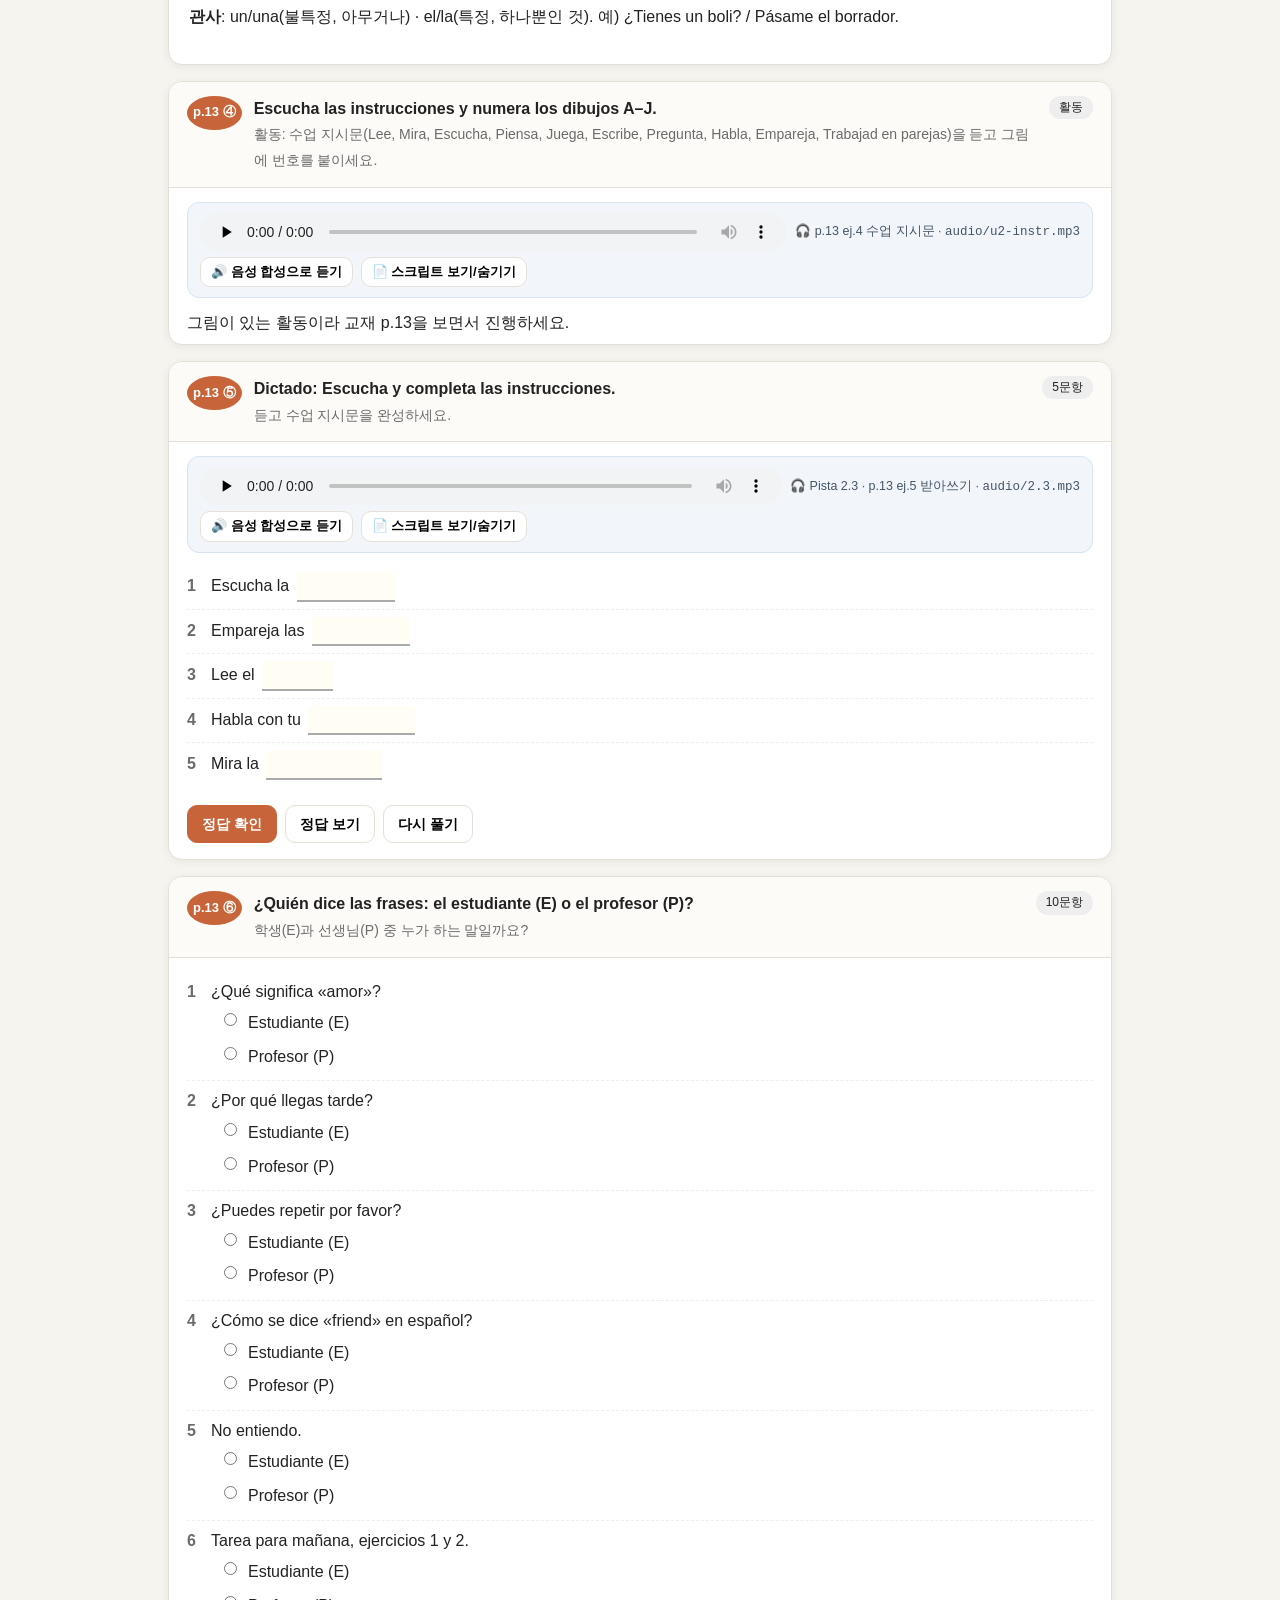
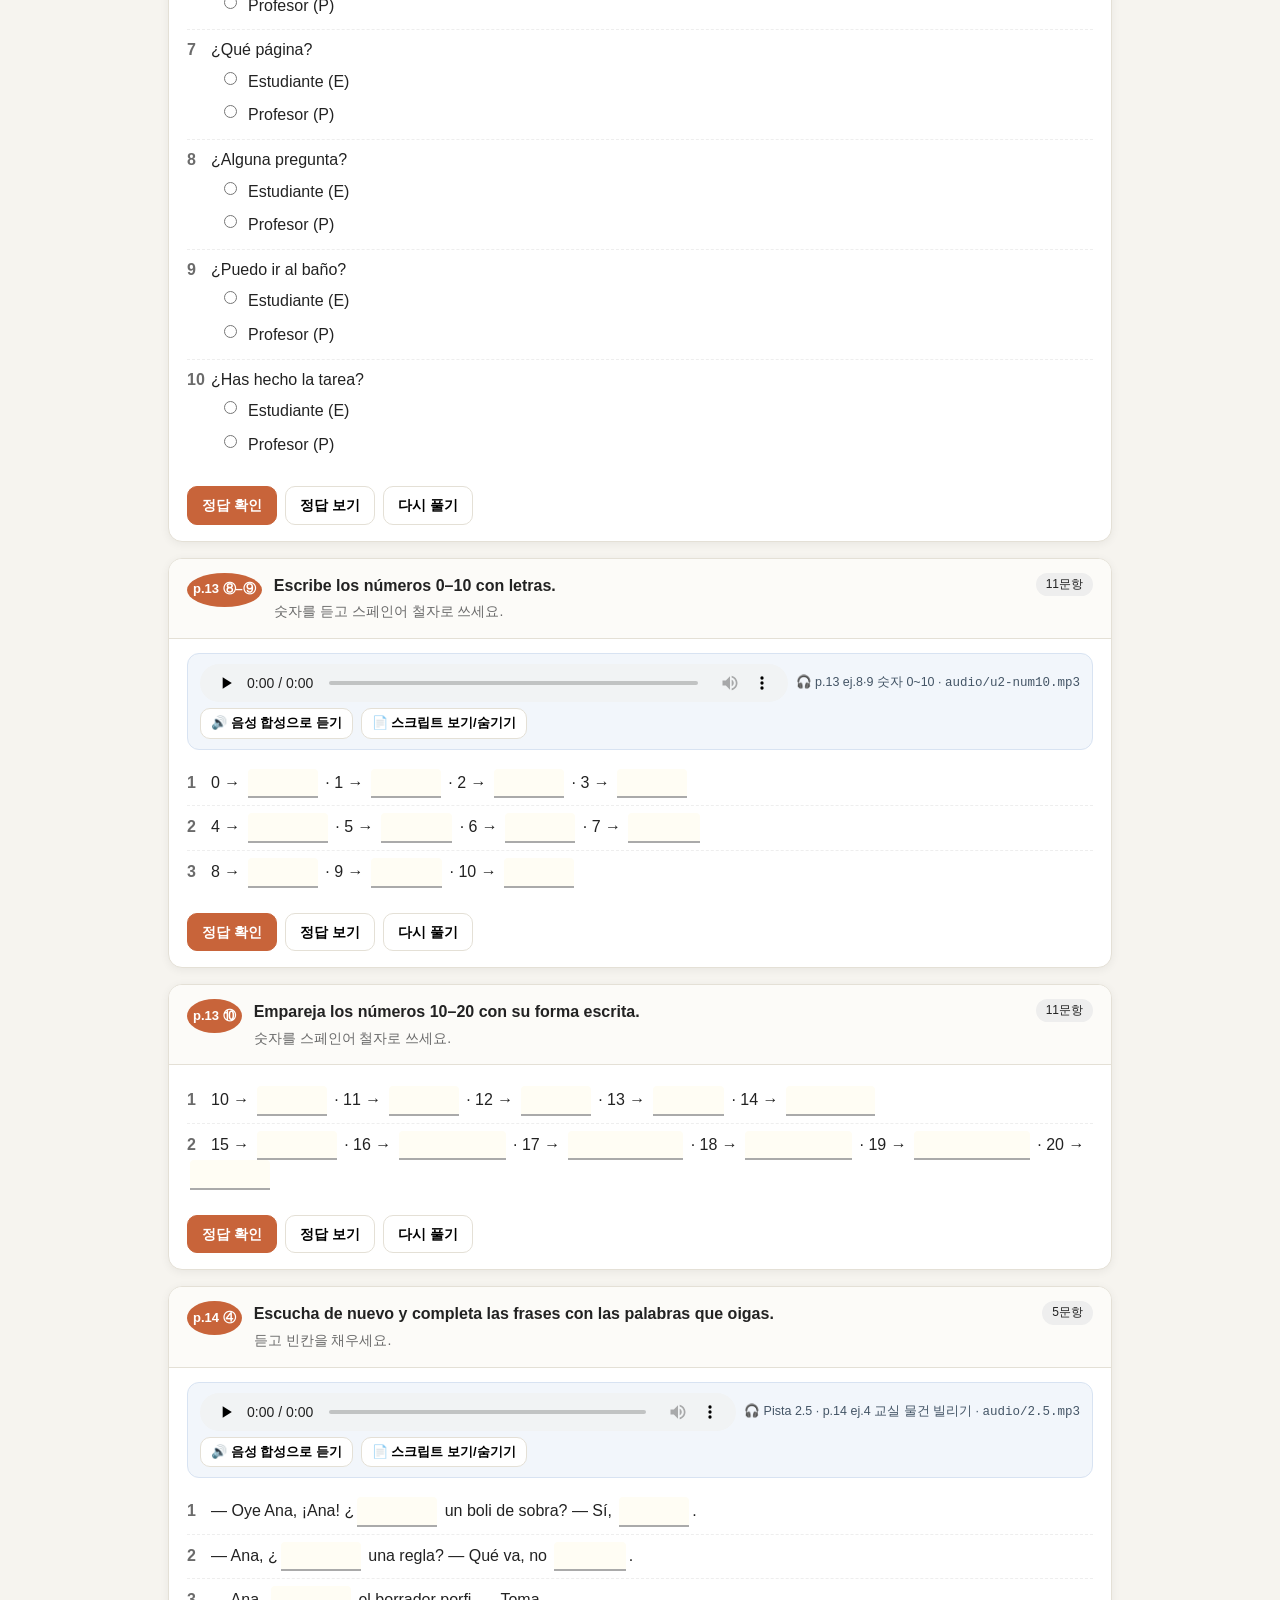
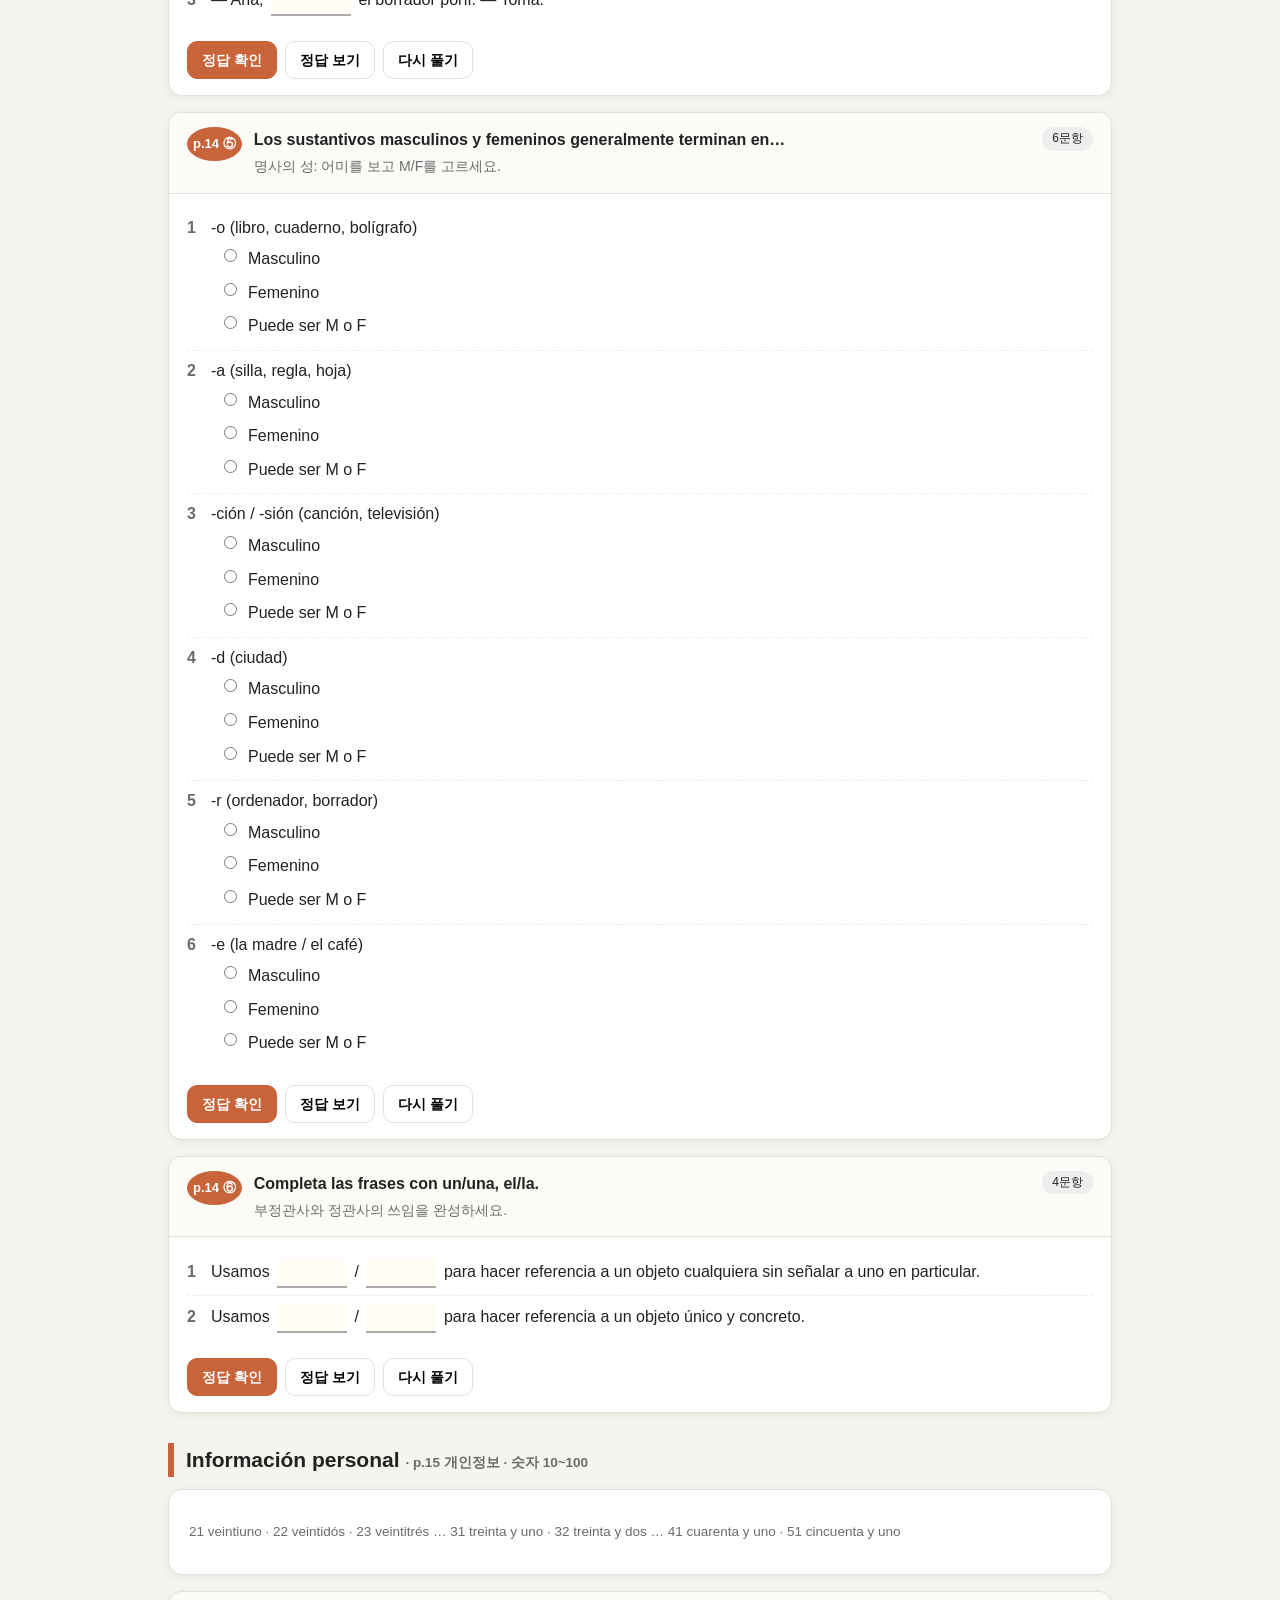
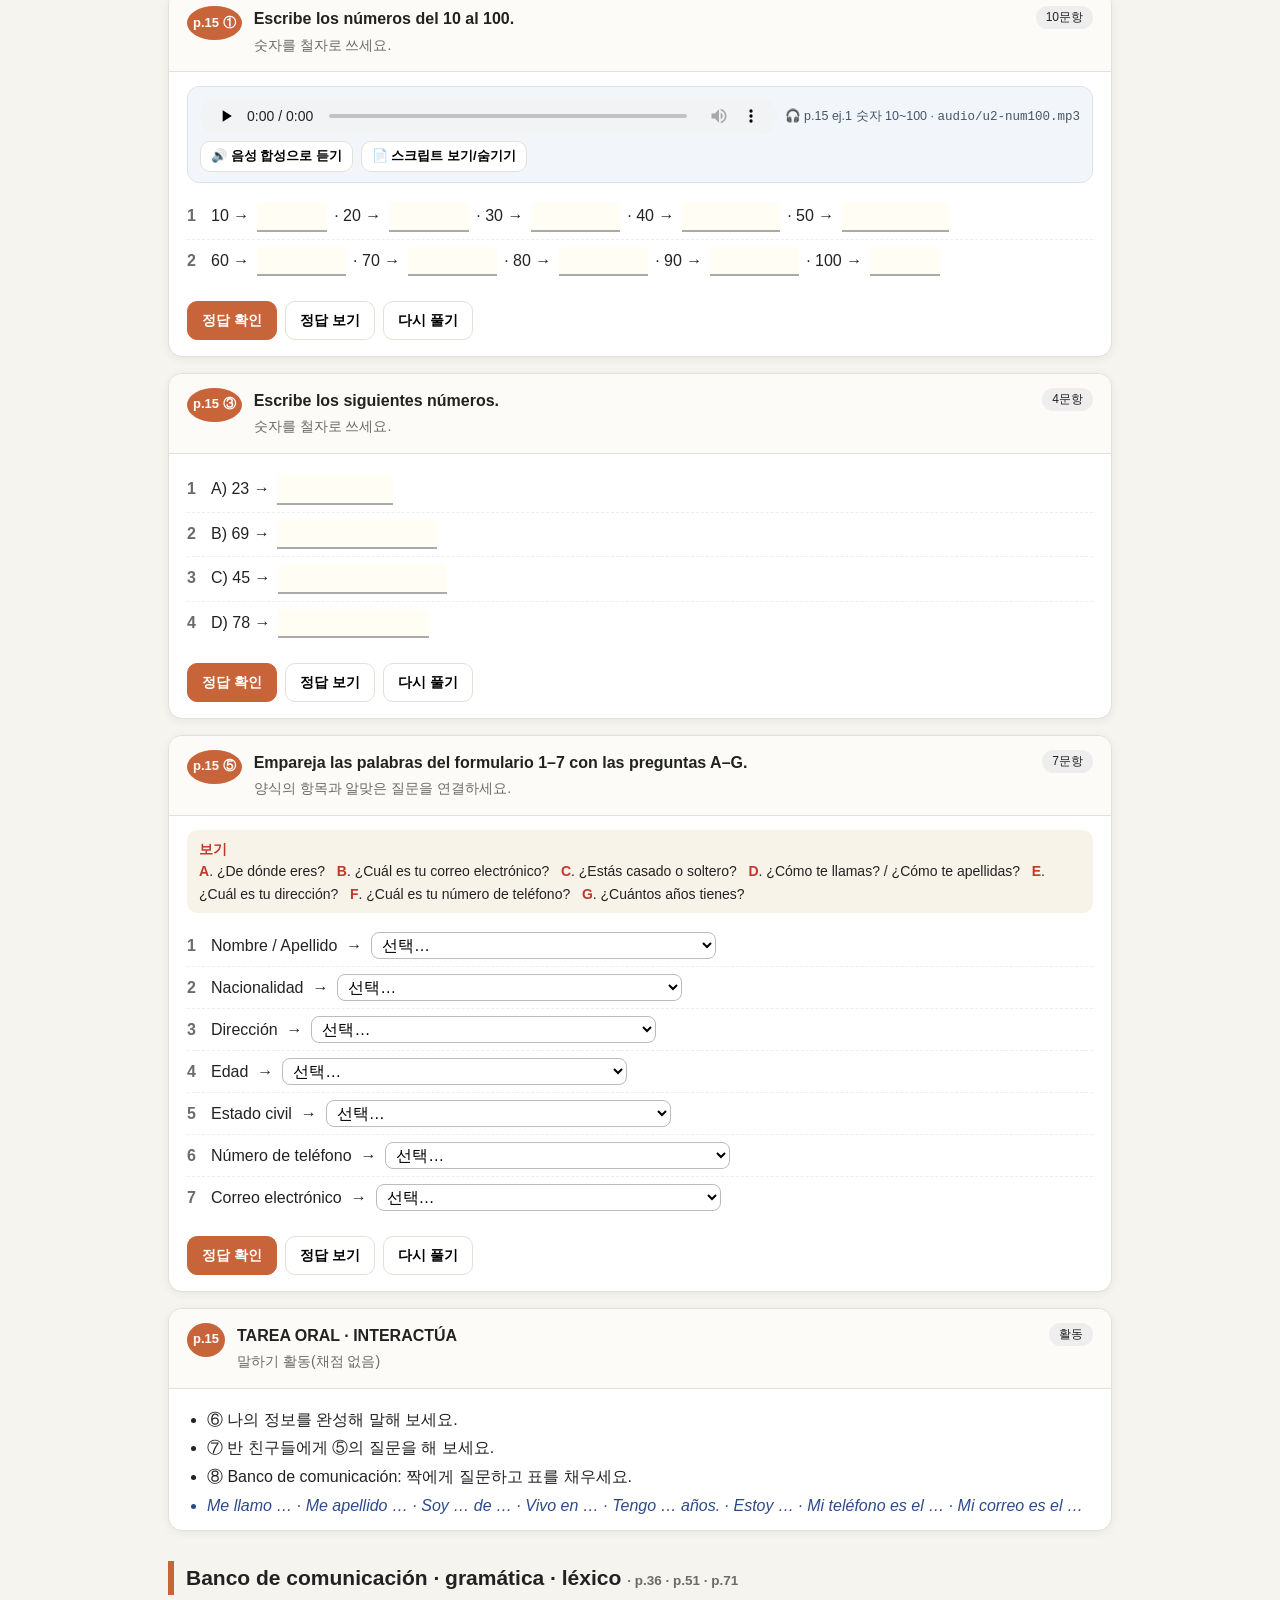
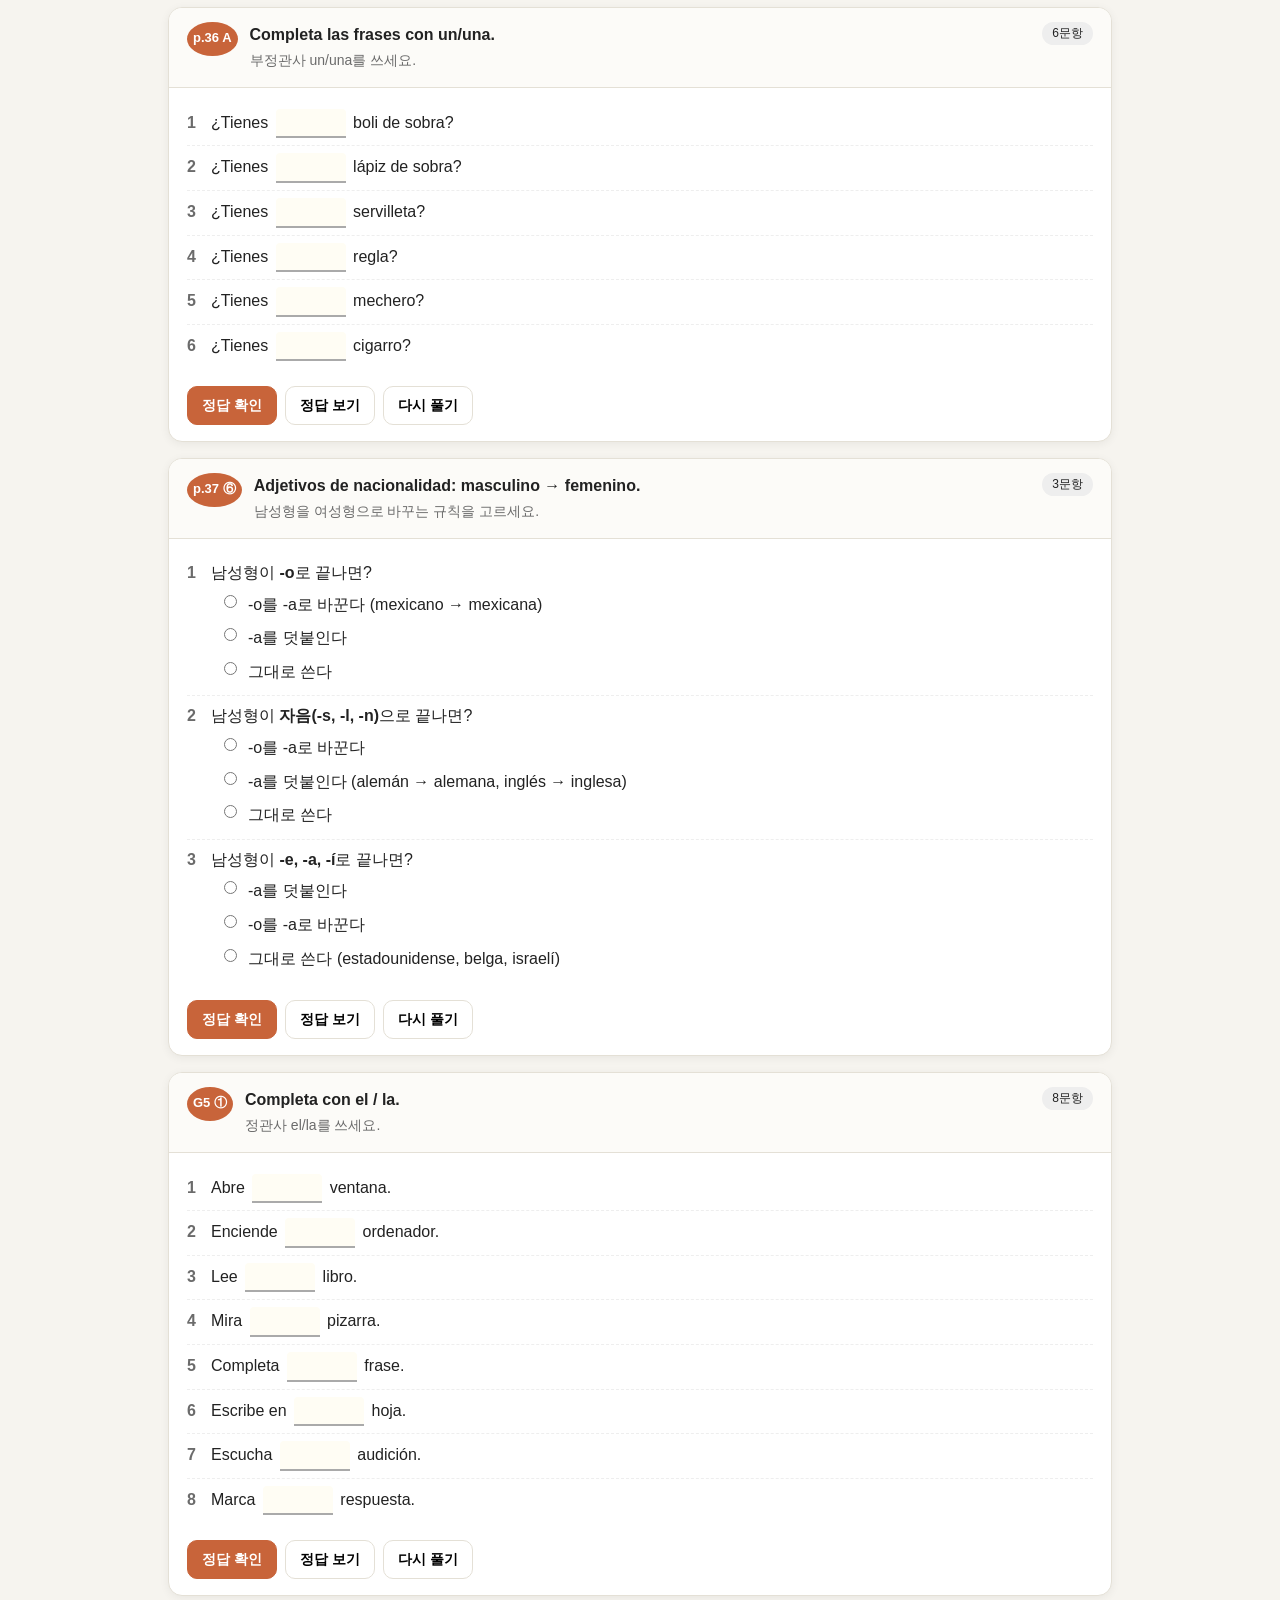
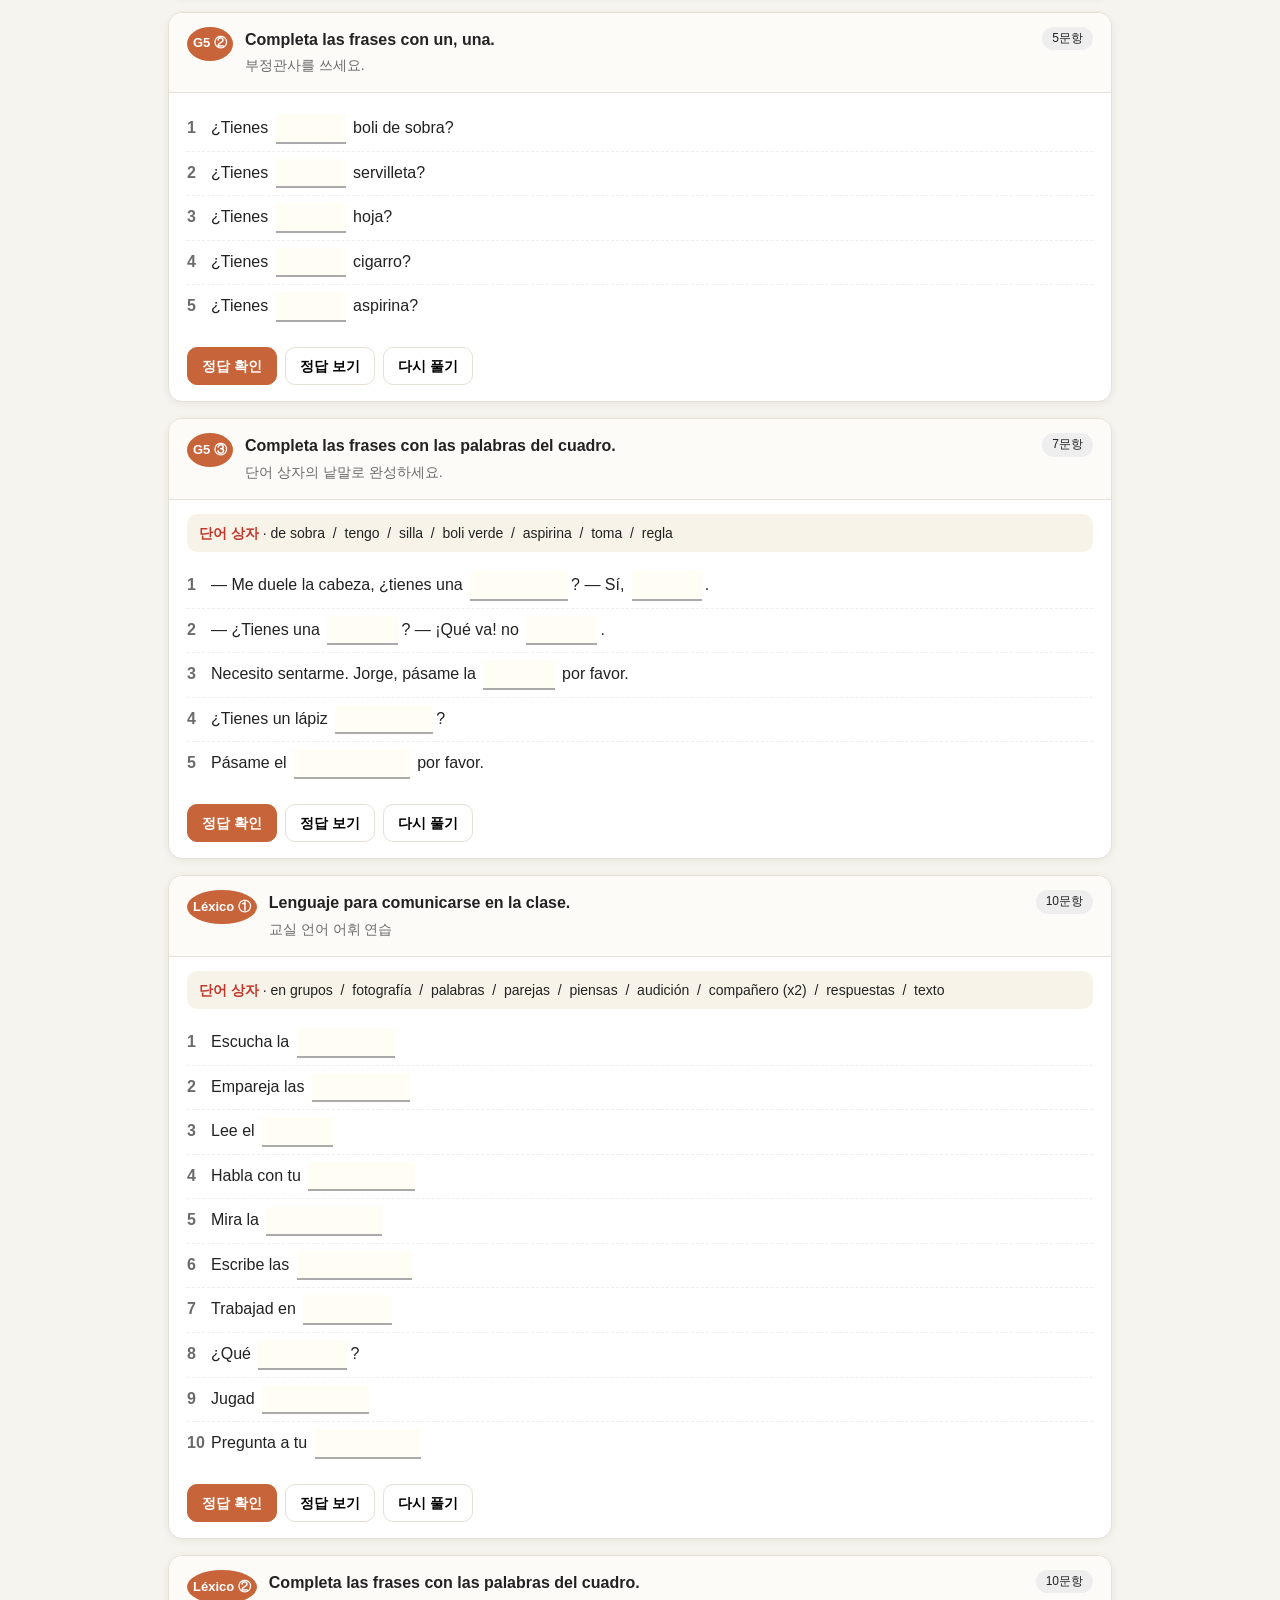
<file: unidad2.html>
<!doctype html>
<html lang="ko">
<head>
<meta charset="utf-8">
<meta name="viewport" content="width=device-width, initial-scale=1">
<title>Activas A1.1 · Unidad 2</title>
<link rel="stylesheet" href="assets/style.css">
</head>
<body data-unit="2">
<div id="app"></div>
<script src="data/units.js"></script>
<script src="data/audio-map.js"></script>
<script src="data/unit2.js"></script>
<script src="assets/app.js"></script>
</body>
</html>
</file>
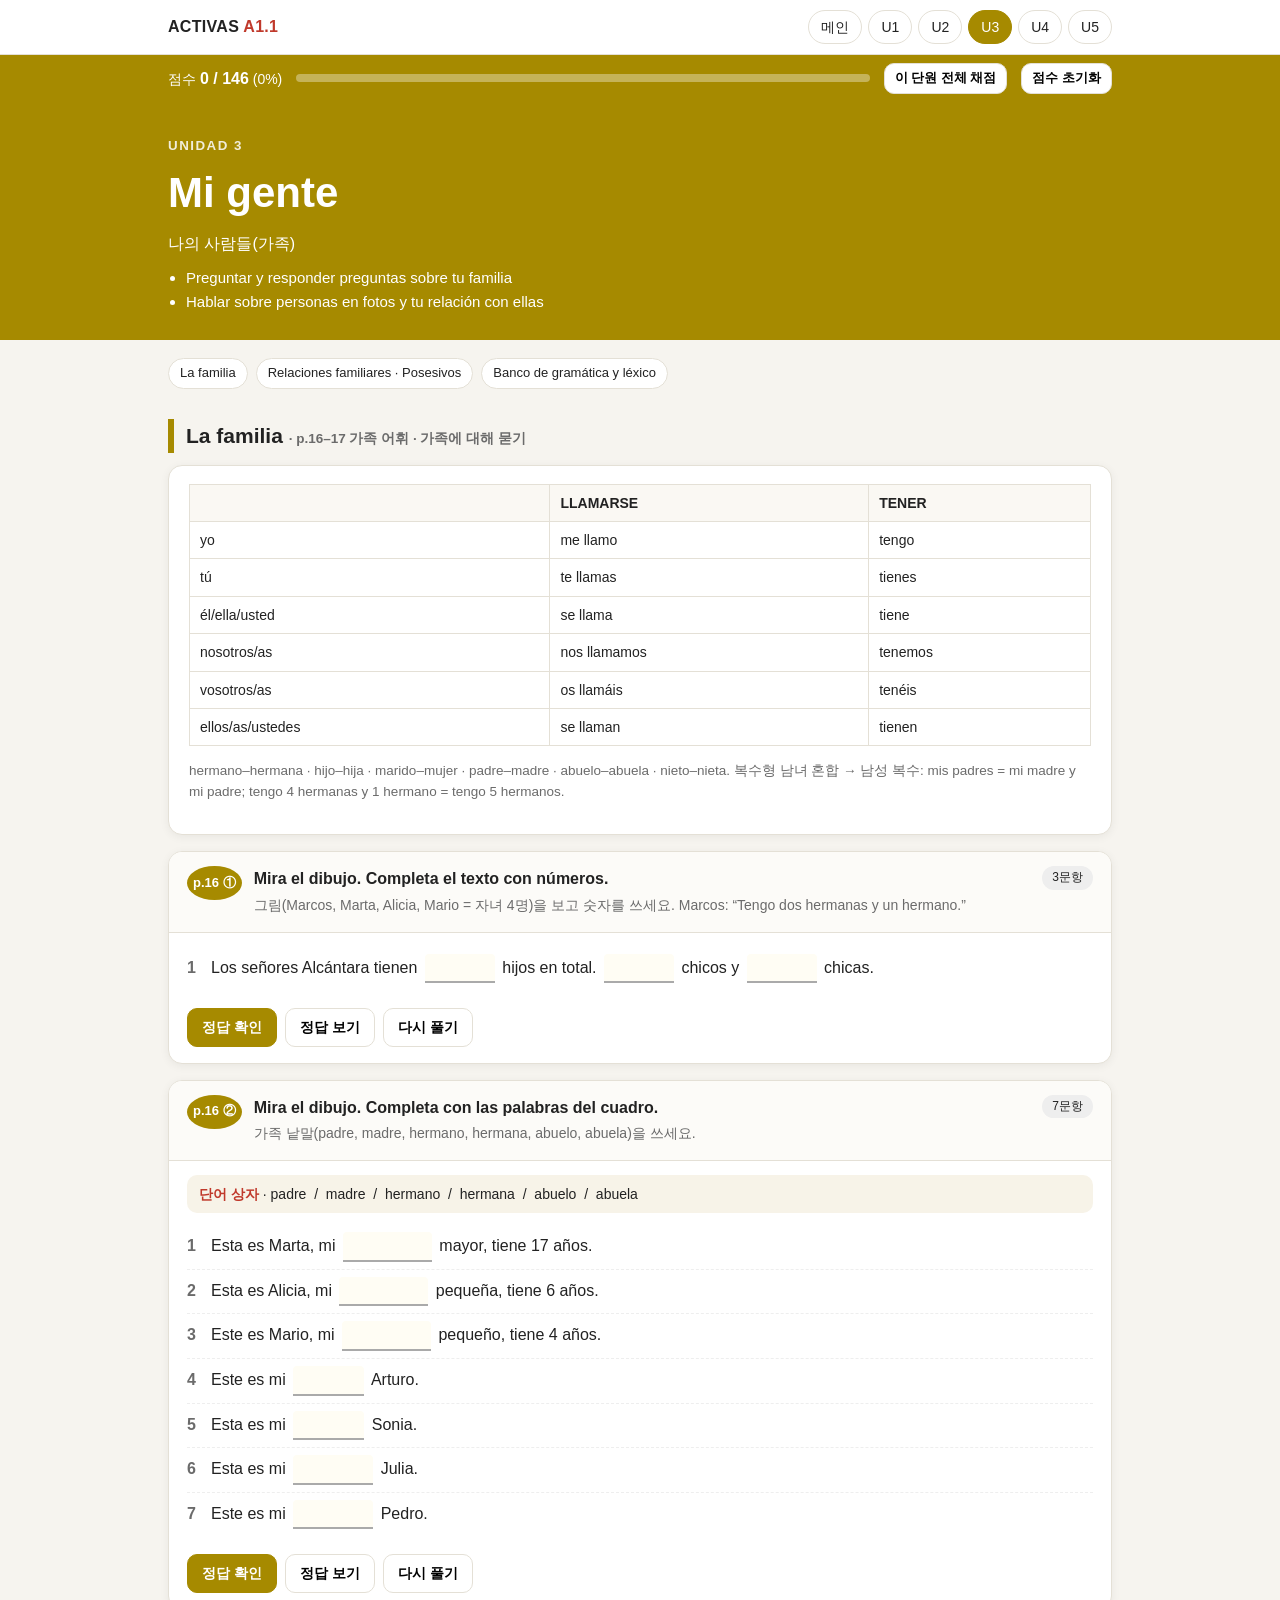
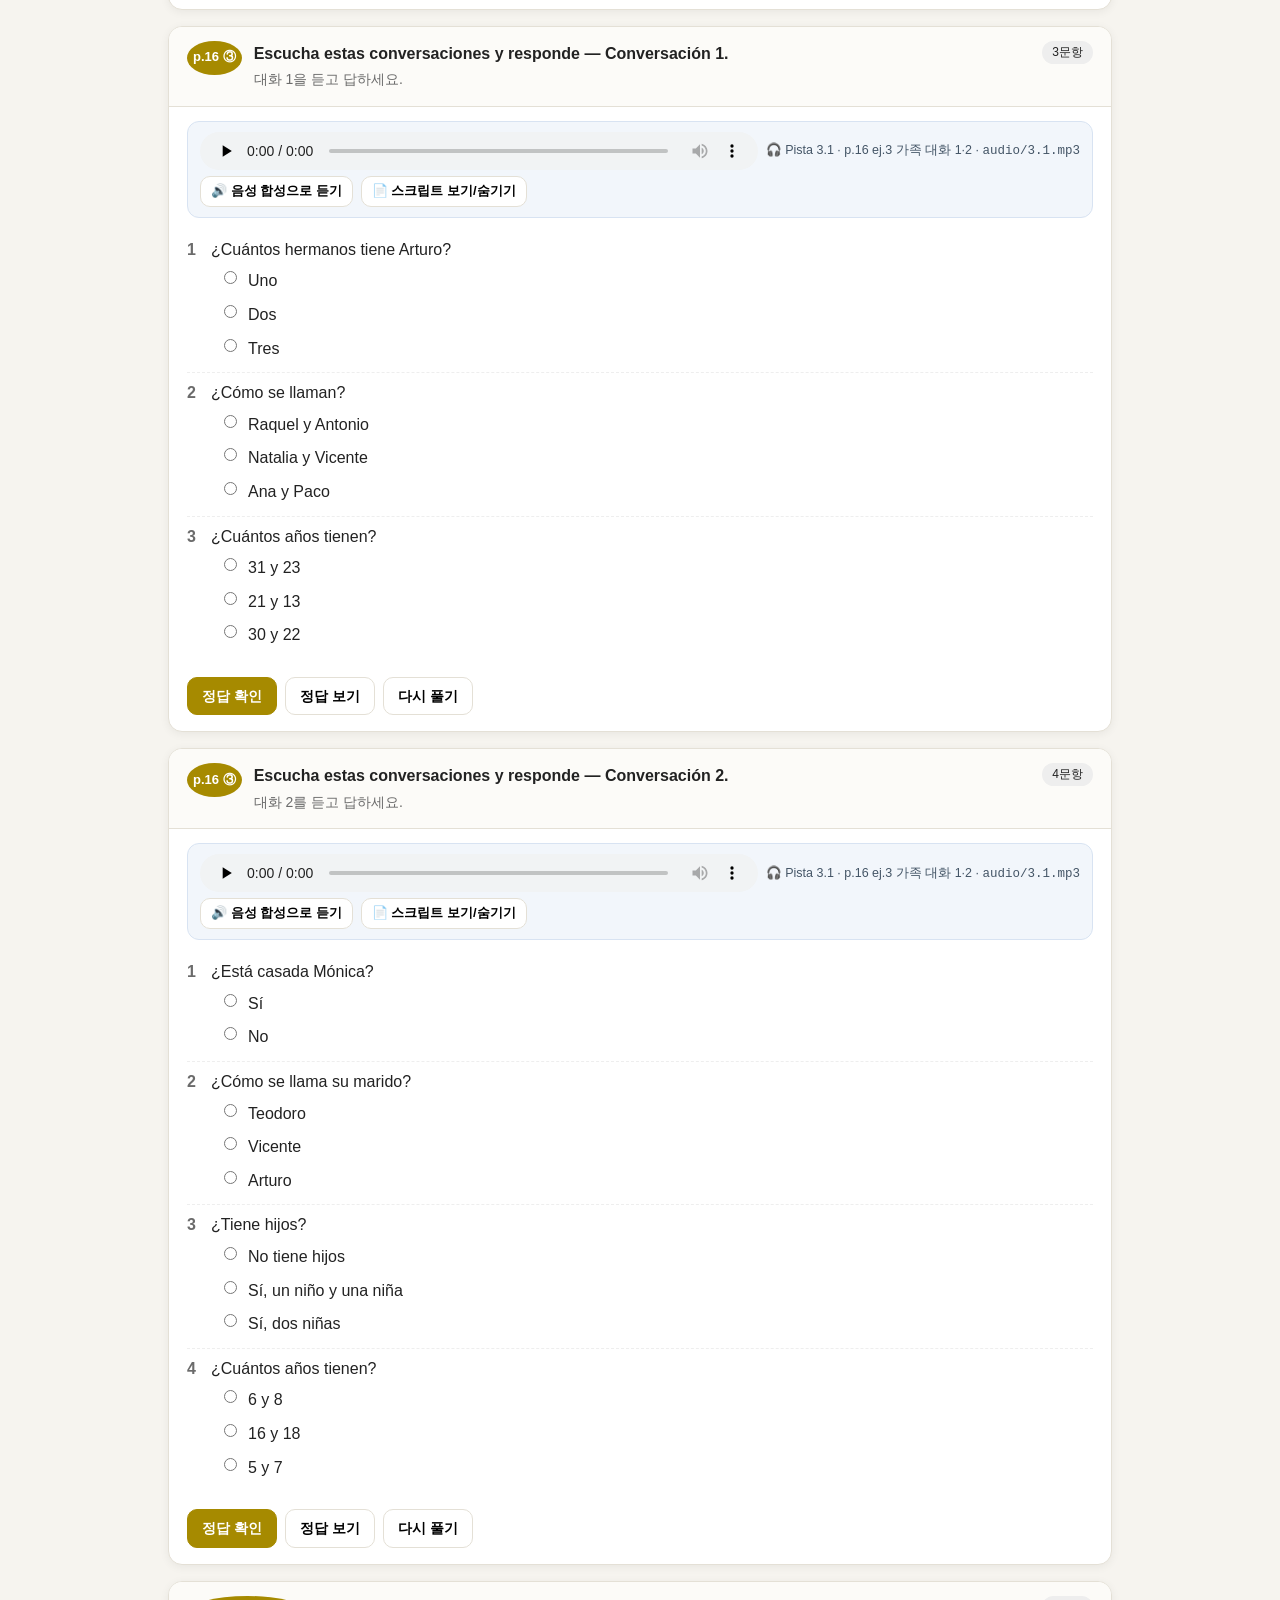
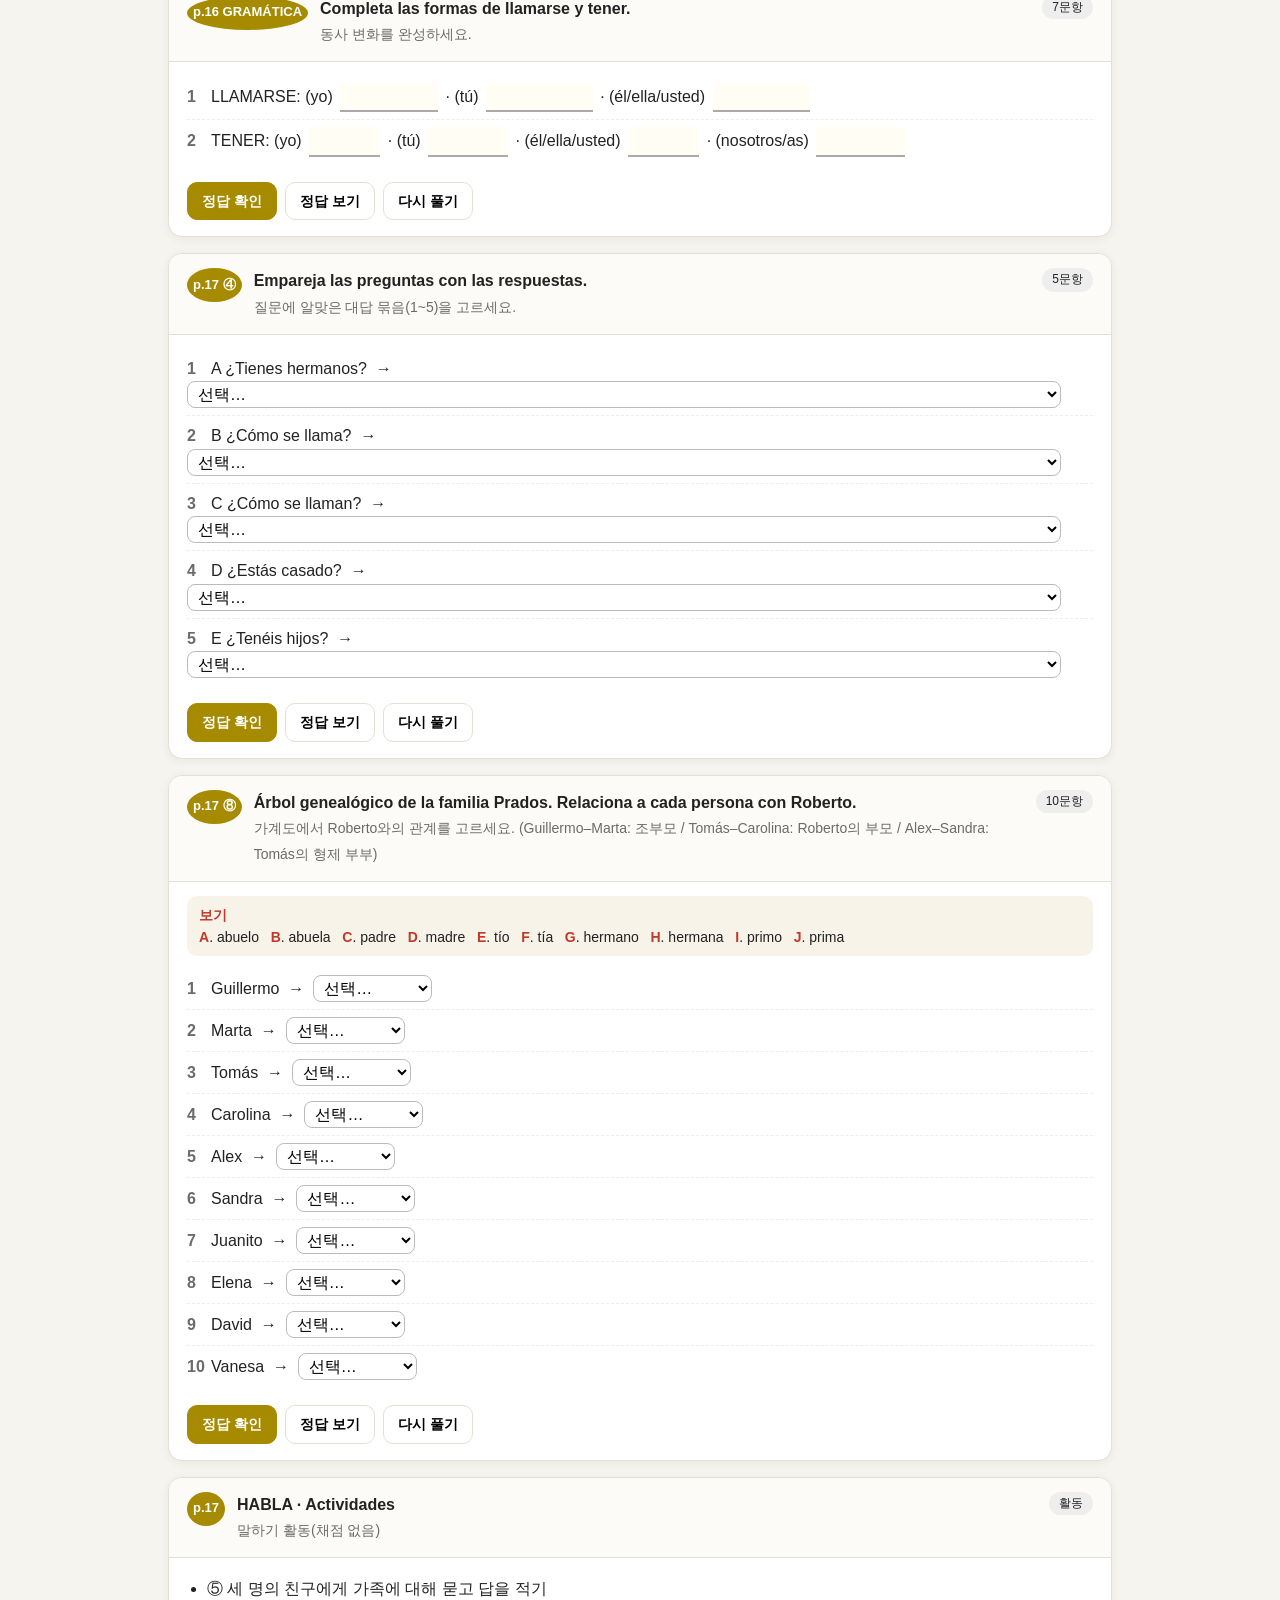
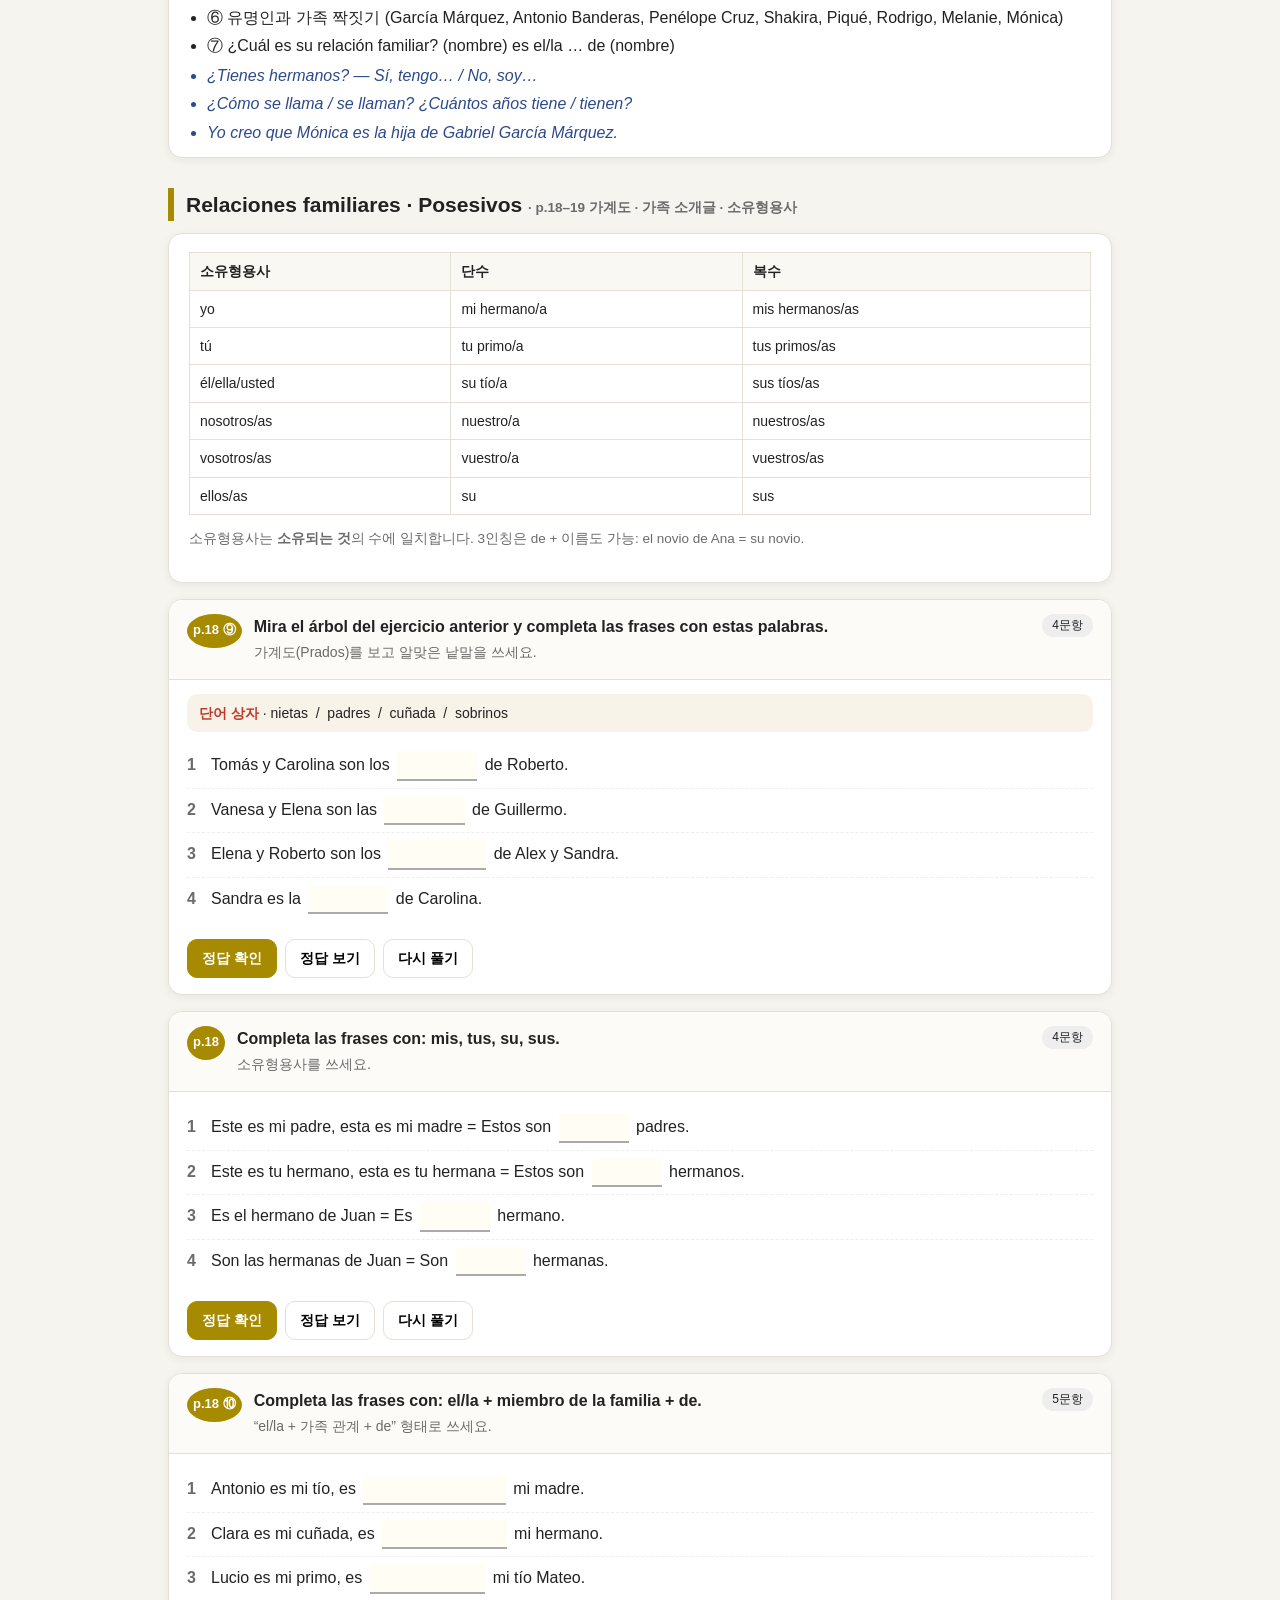
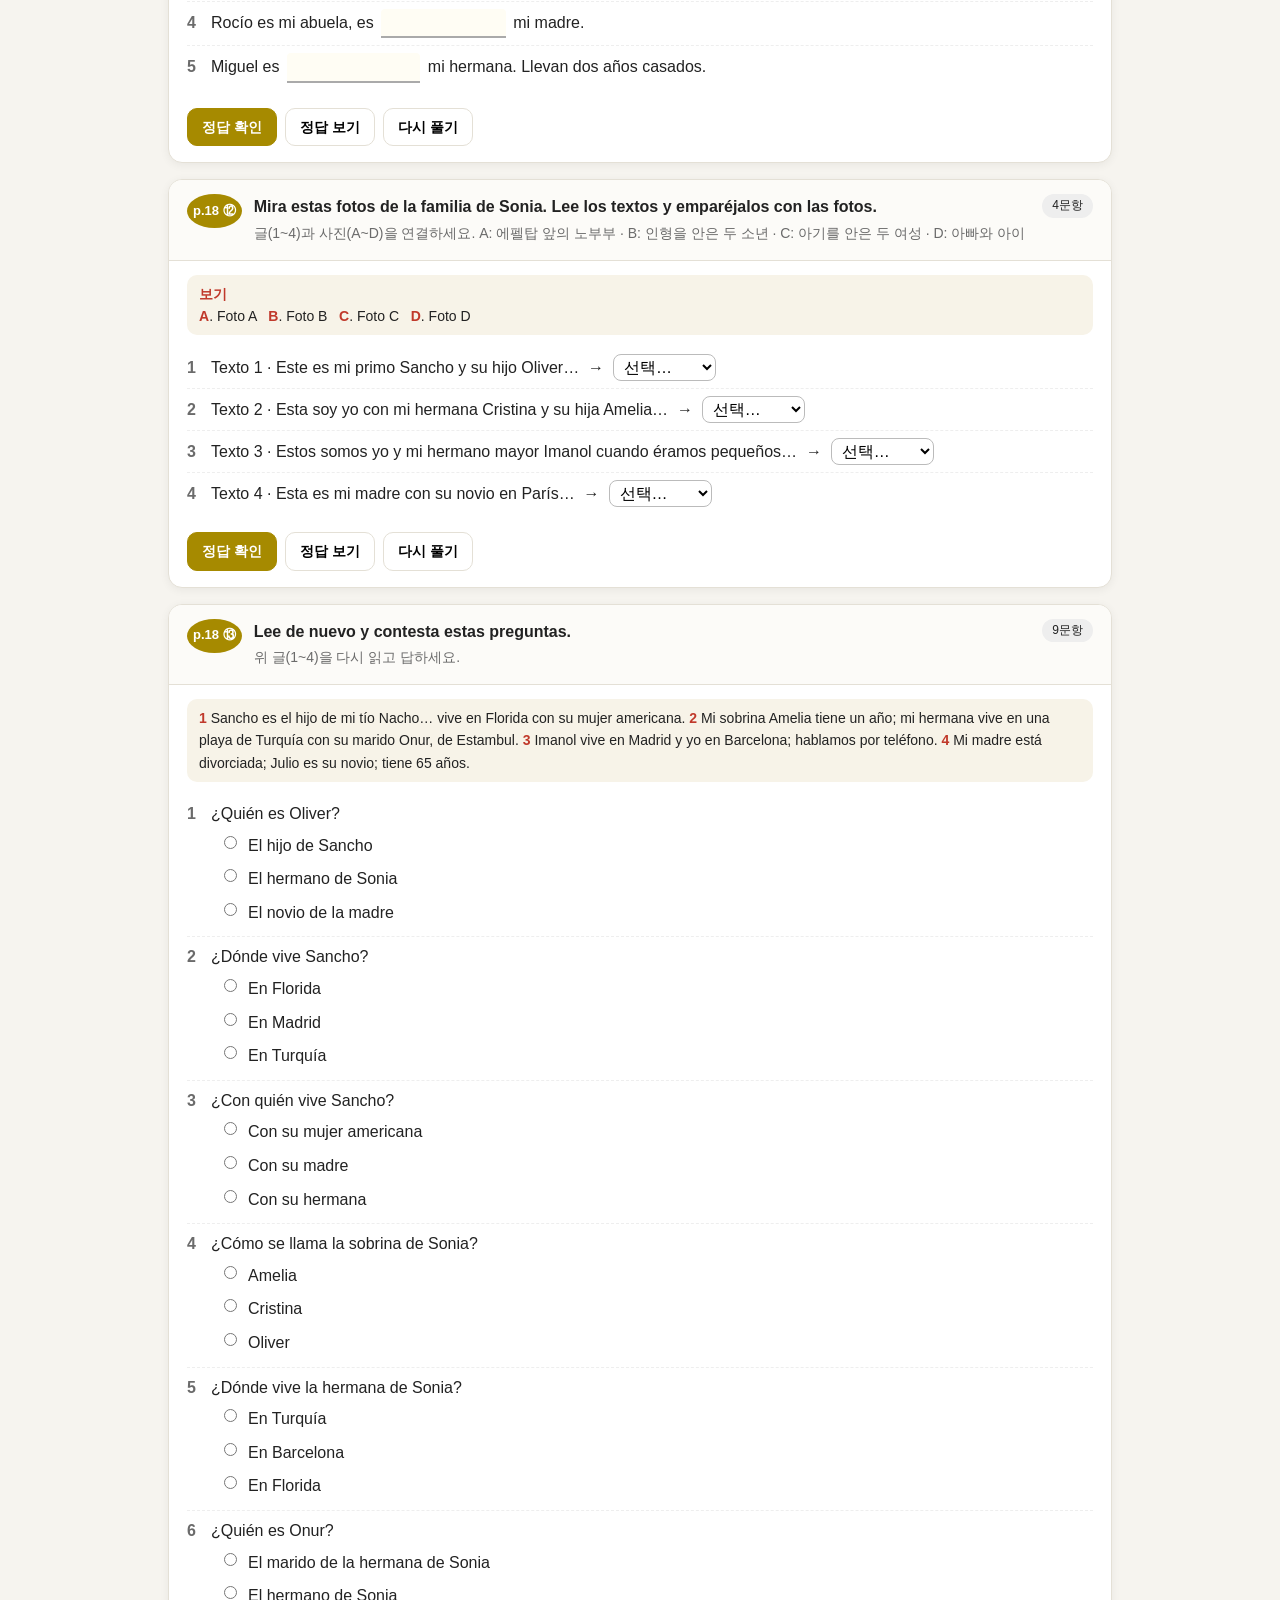
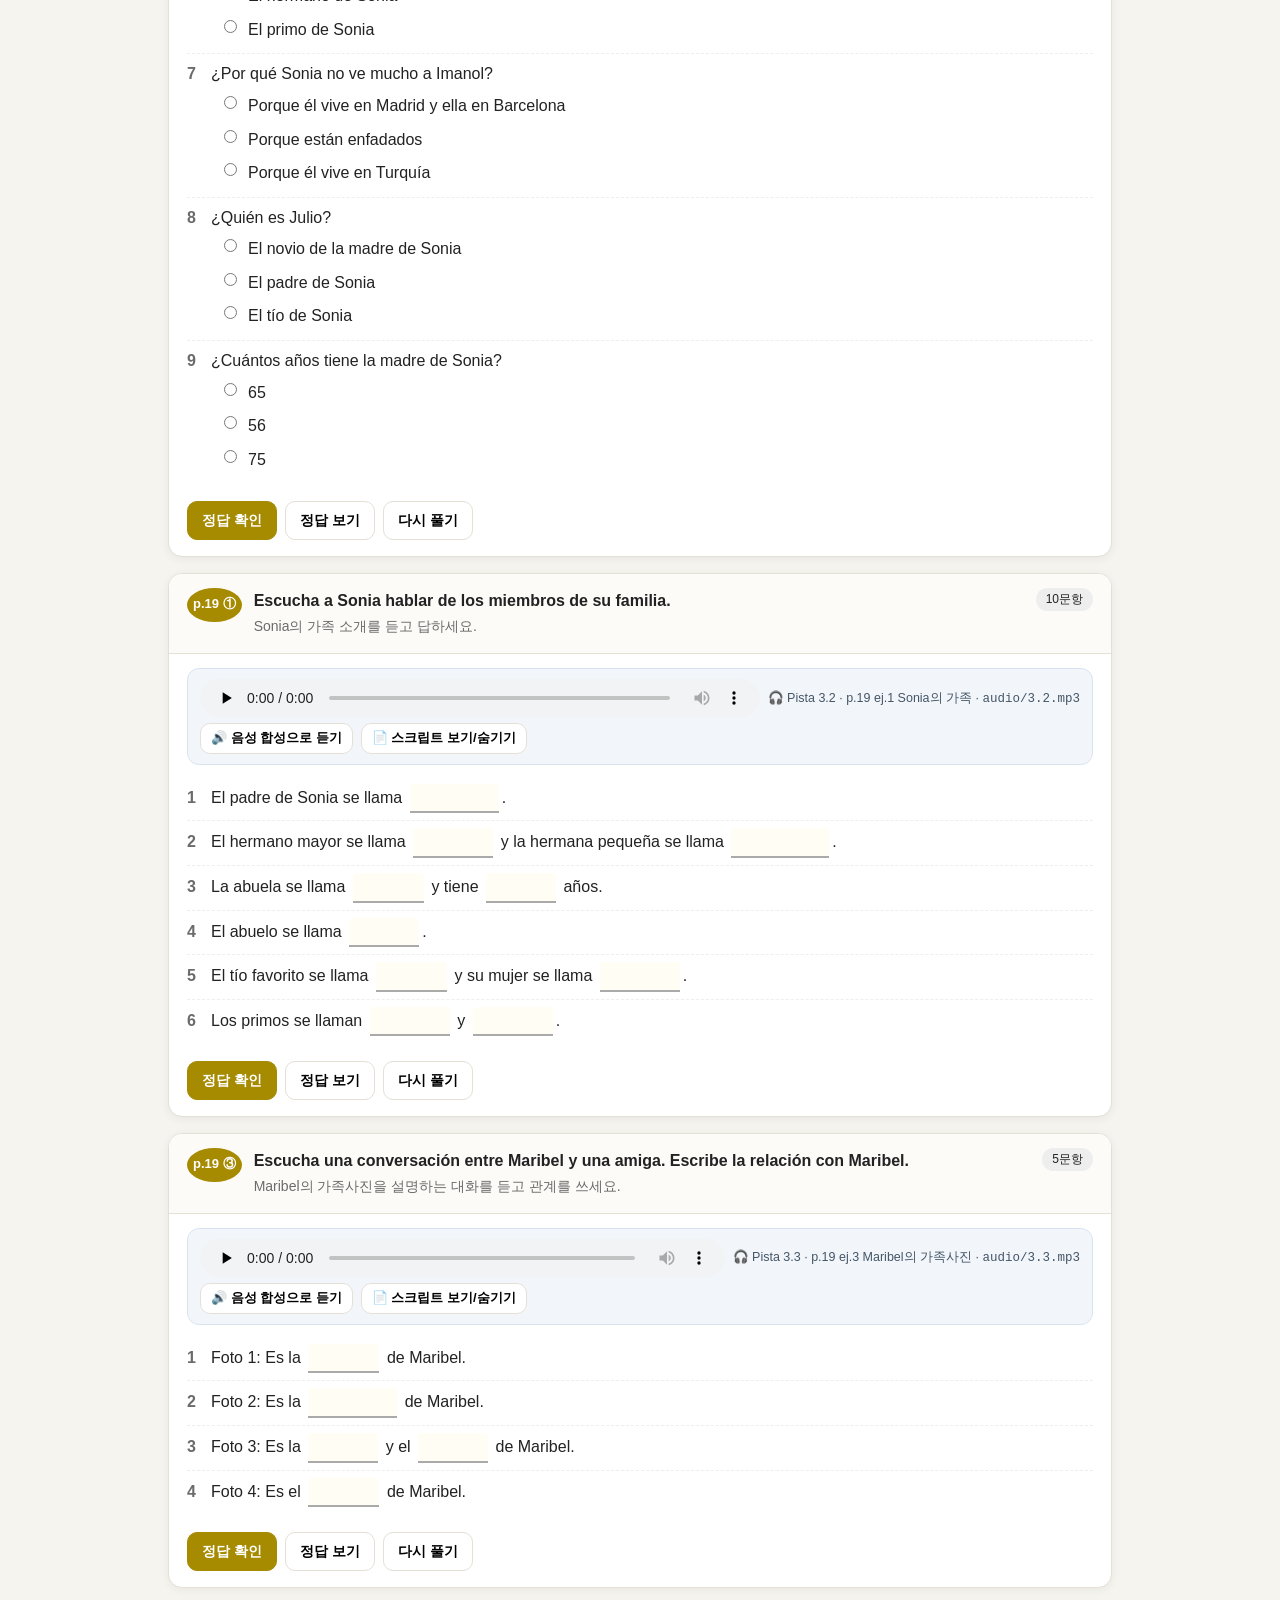
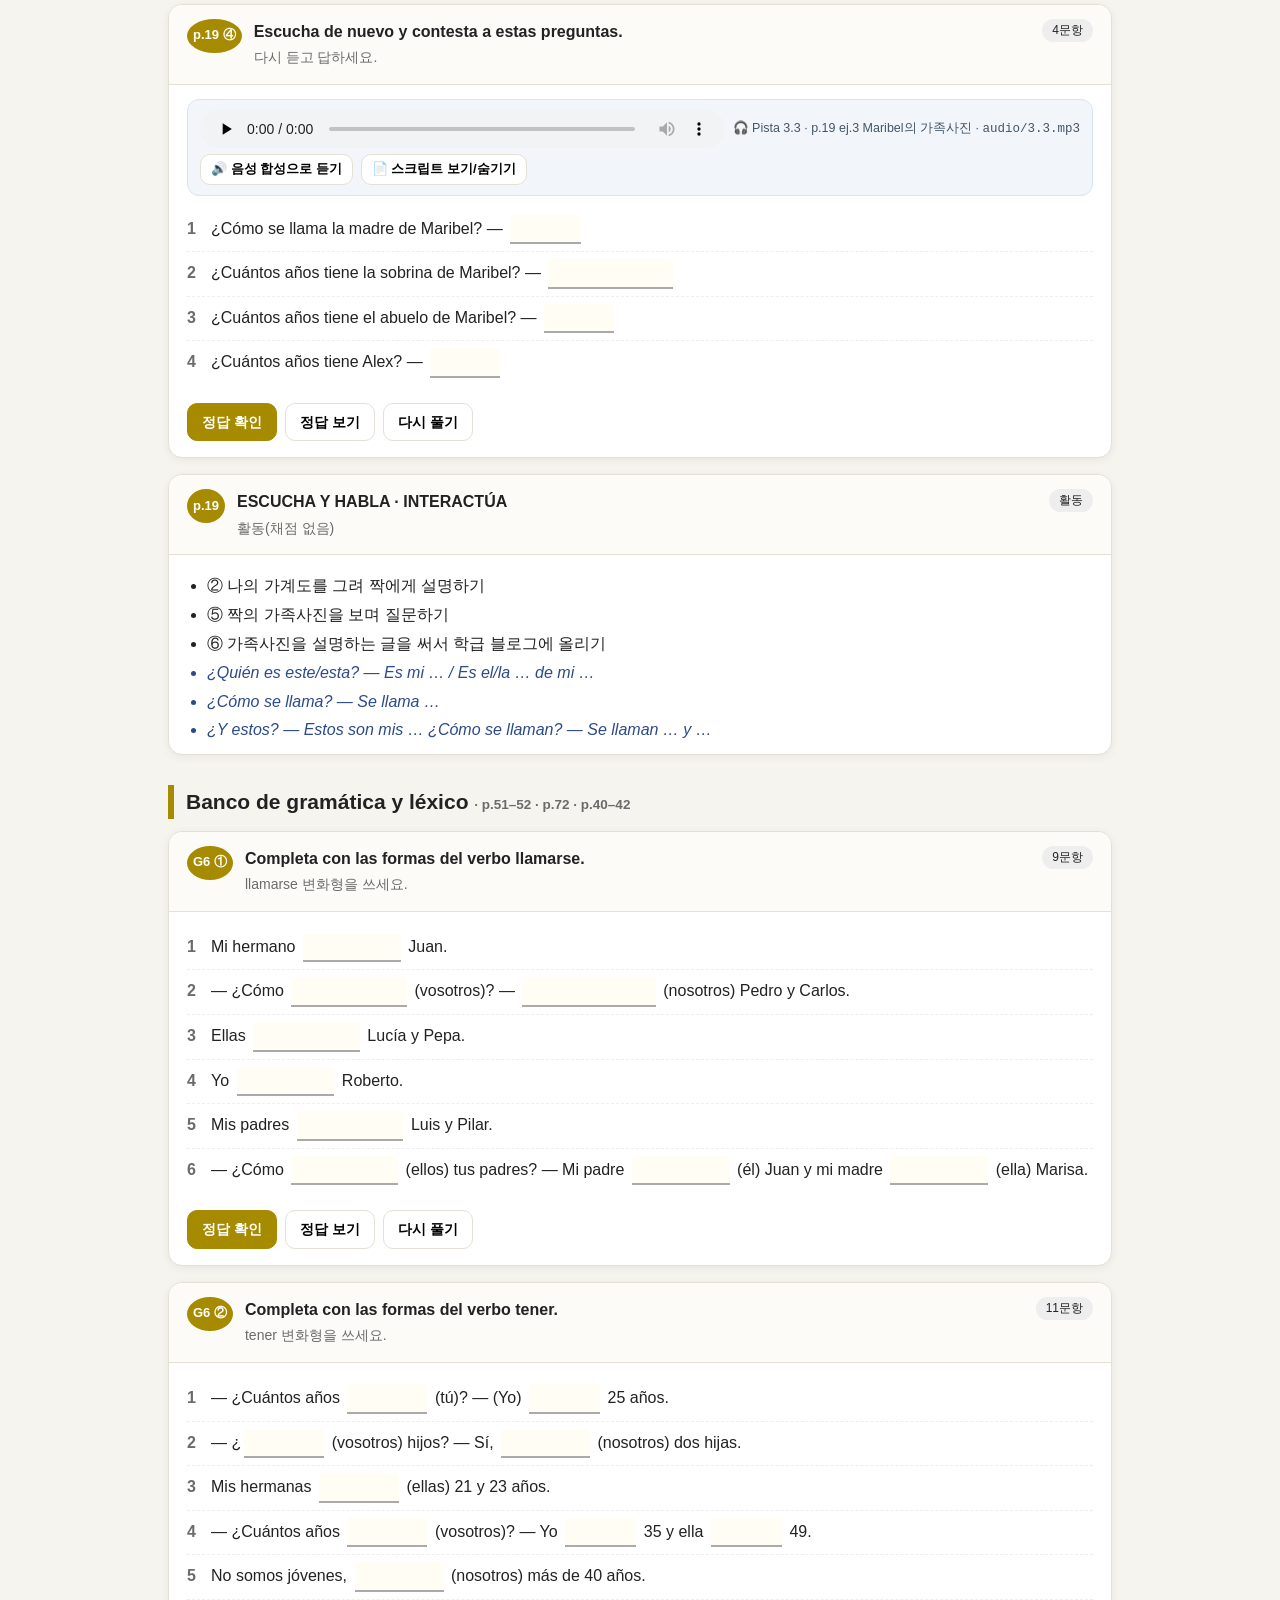
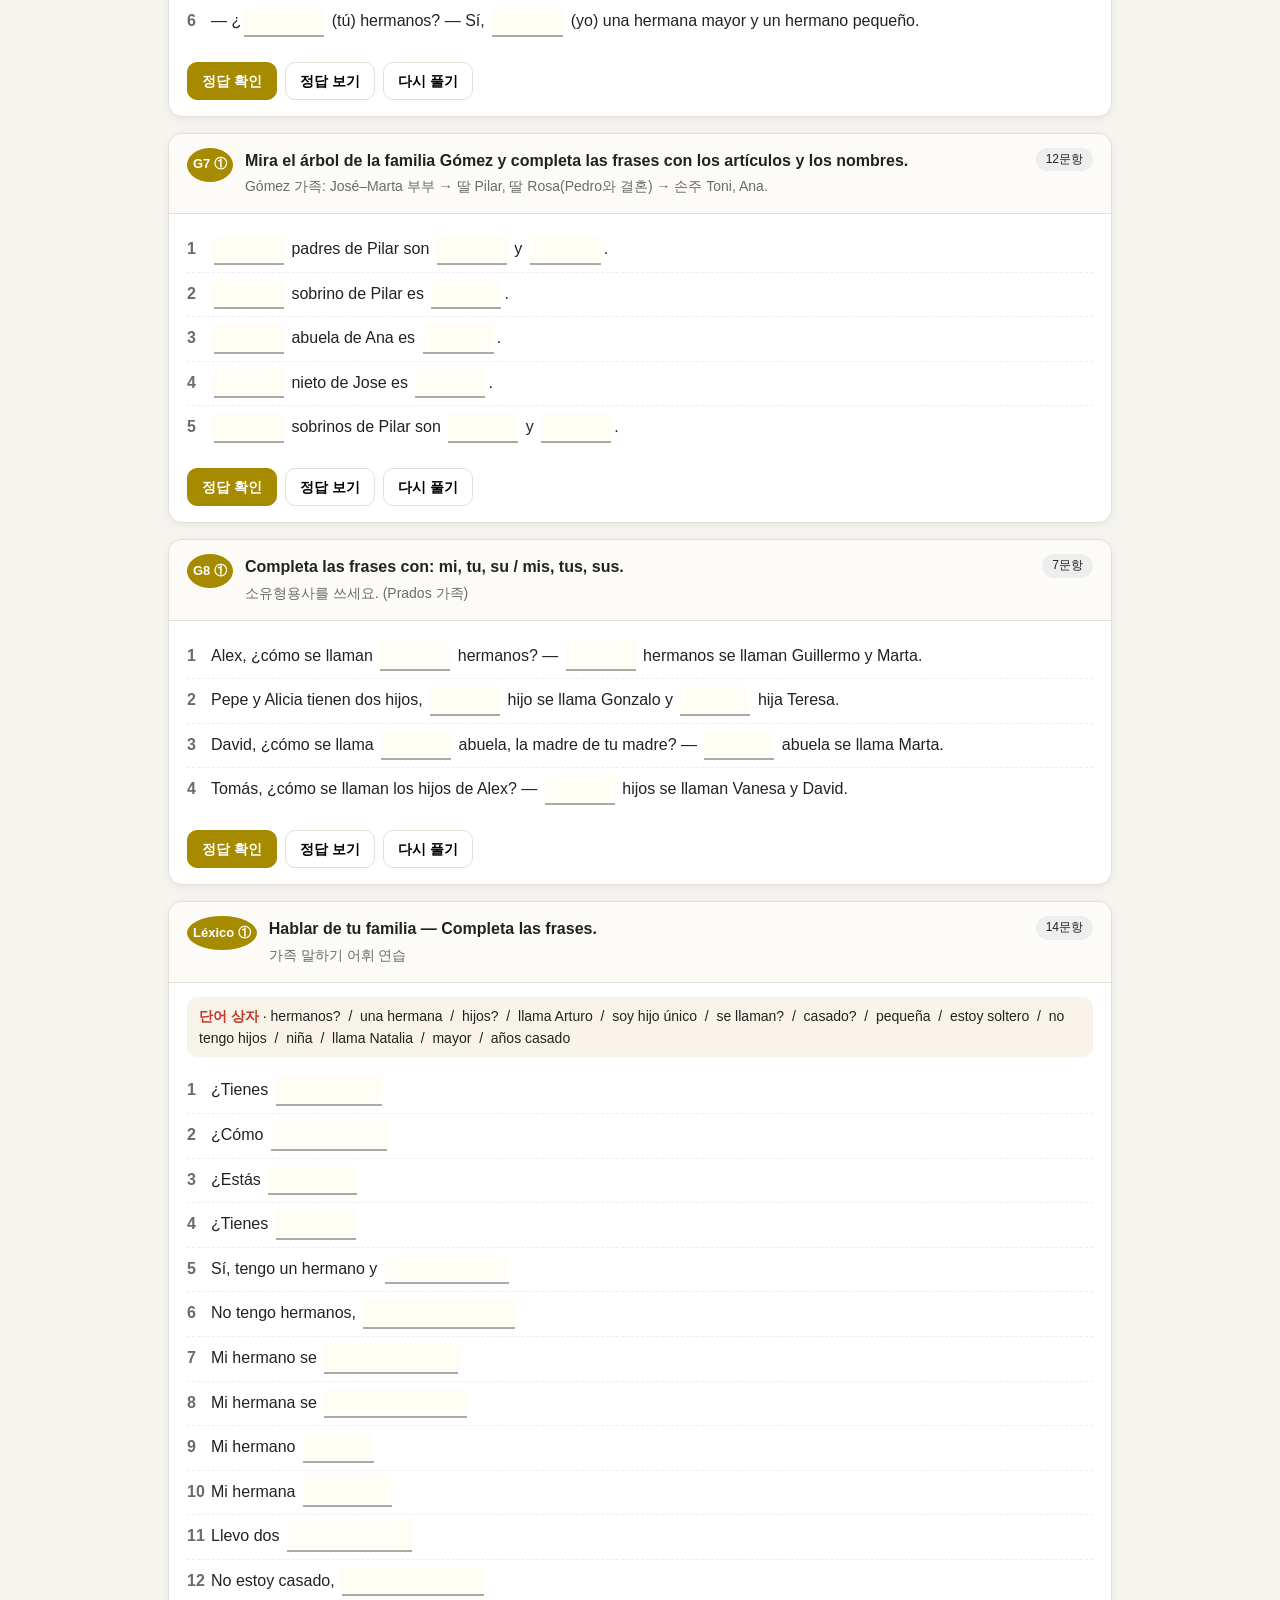
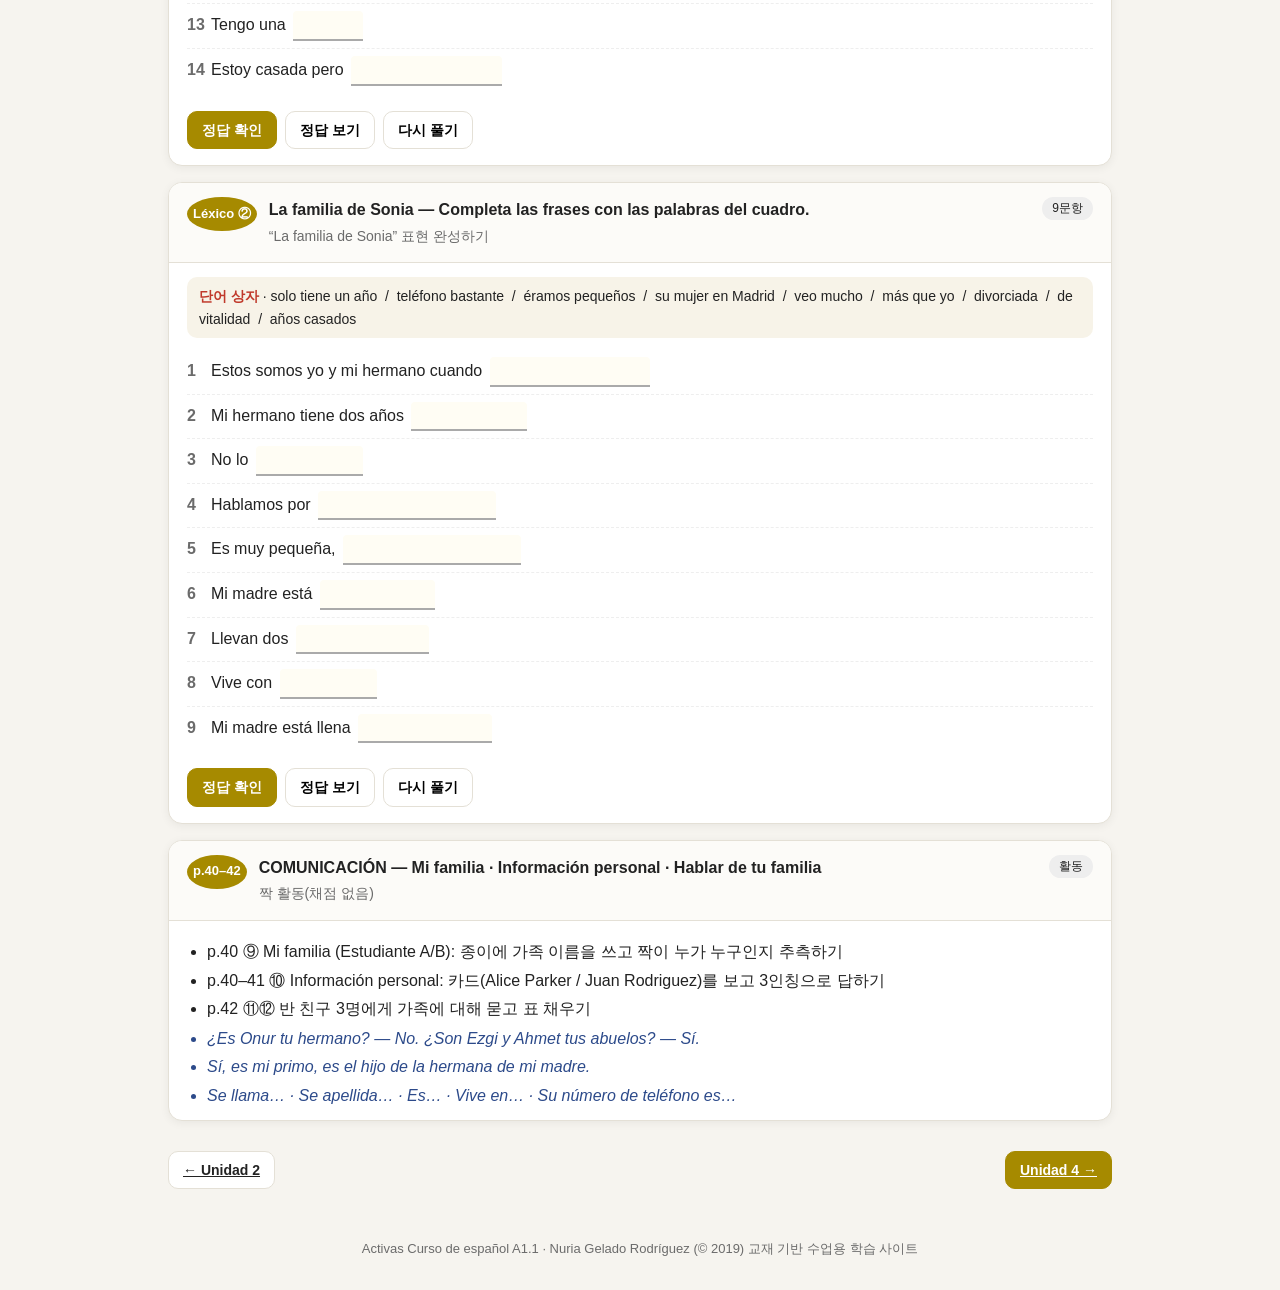
<file: unidad3.html>
<!doctype html>
<html lang="ko">
<head>
<meta charset="utf-8">
<meta name="viewport" content="width=device-width, initial-scale=1">
<title>Activas A1.1 · Unidad 3</title>
<link rel="stylesheet" href="assets/style.css">
</head>
<body data-unit="3">
<div id="app"></div>
<script src="data/units.js"></script>
<script src="data/audio-map.js"></script>
<script src="data/unit3.js"></script>
<script src="assets/app.js"></script>
</body>
</html>
</file>
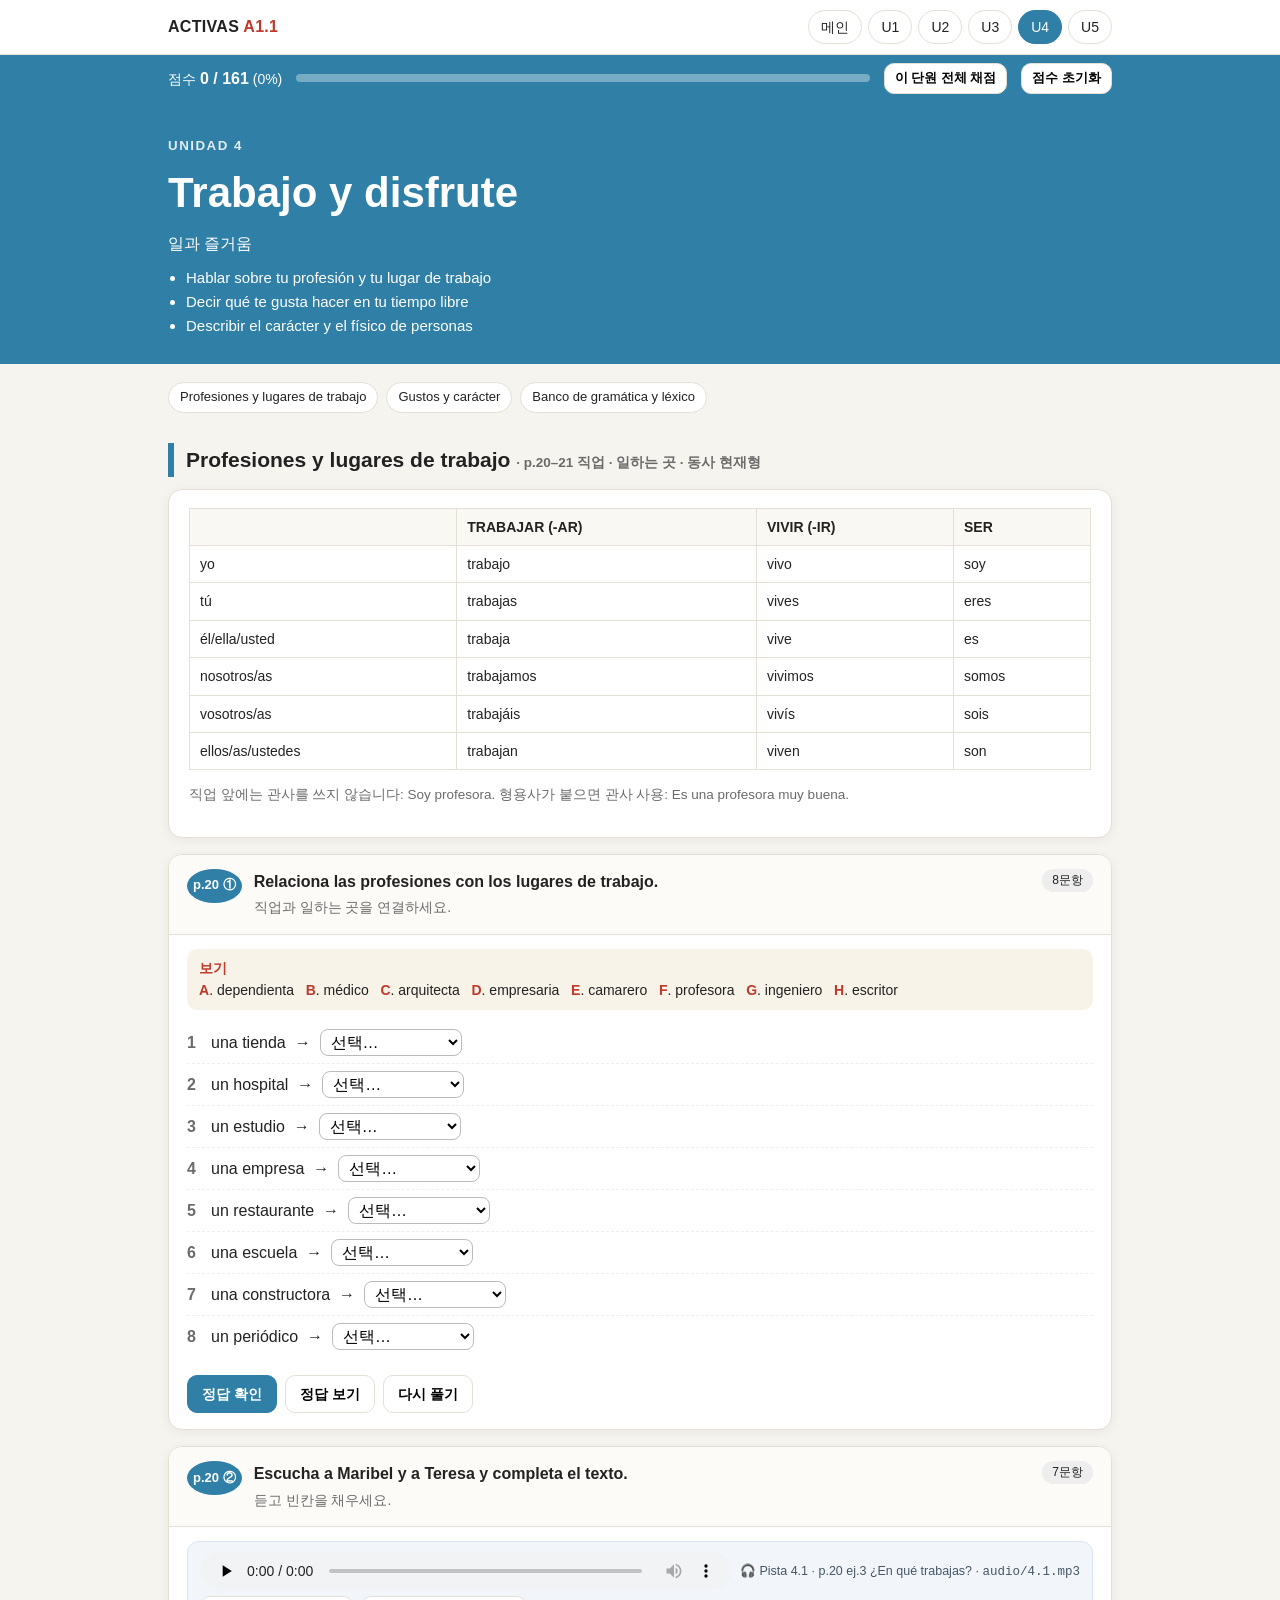
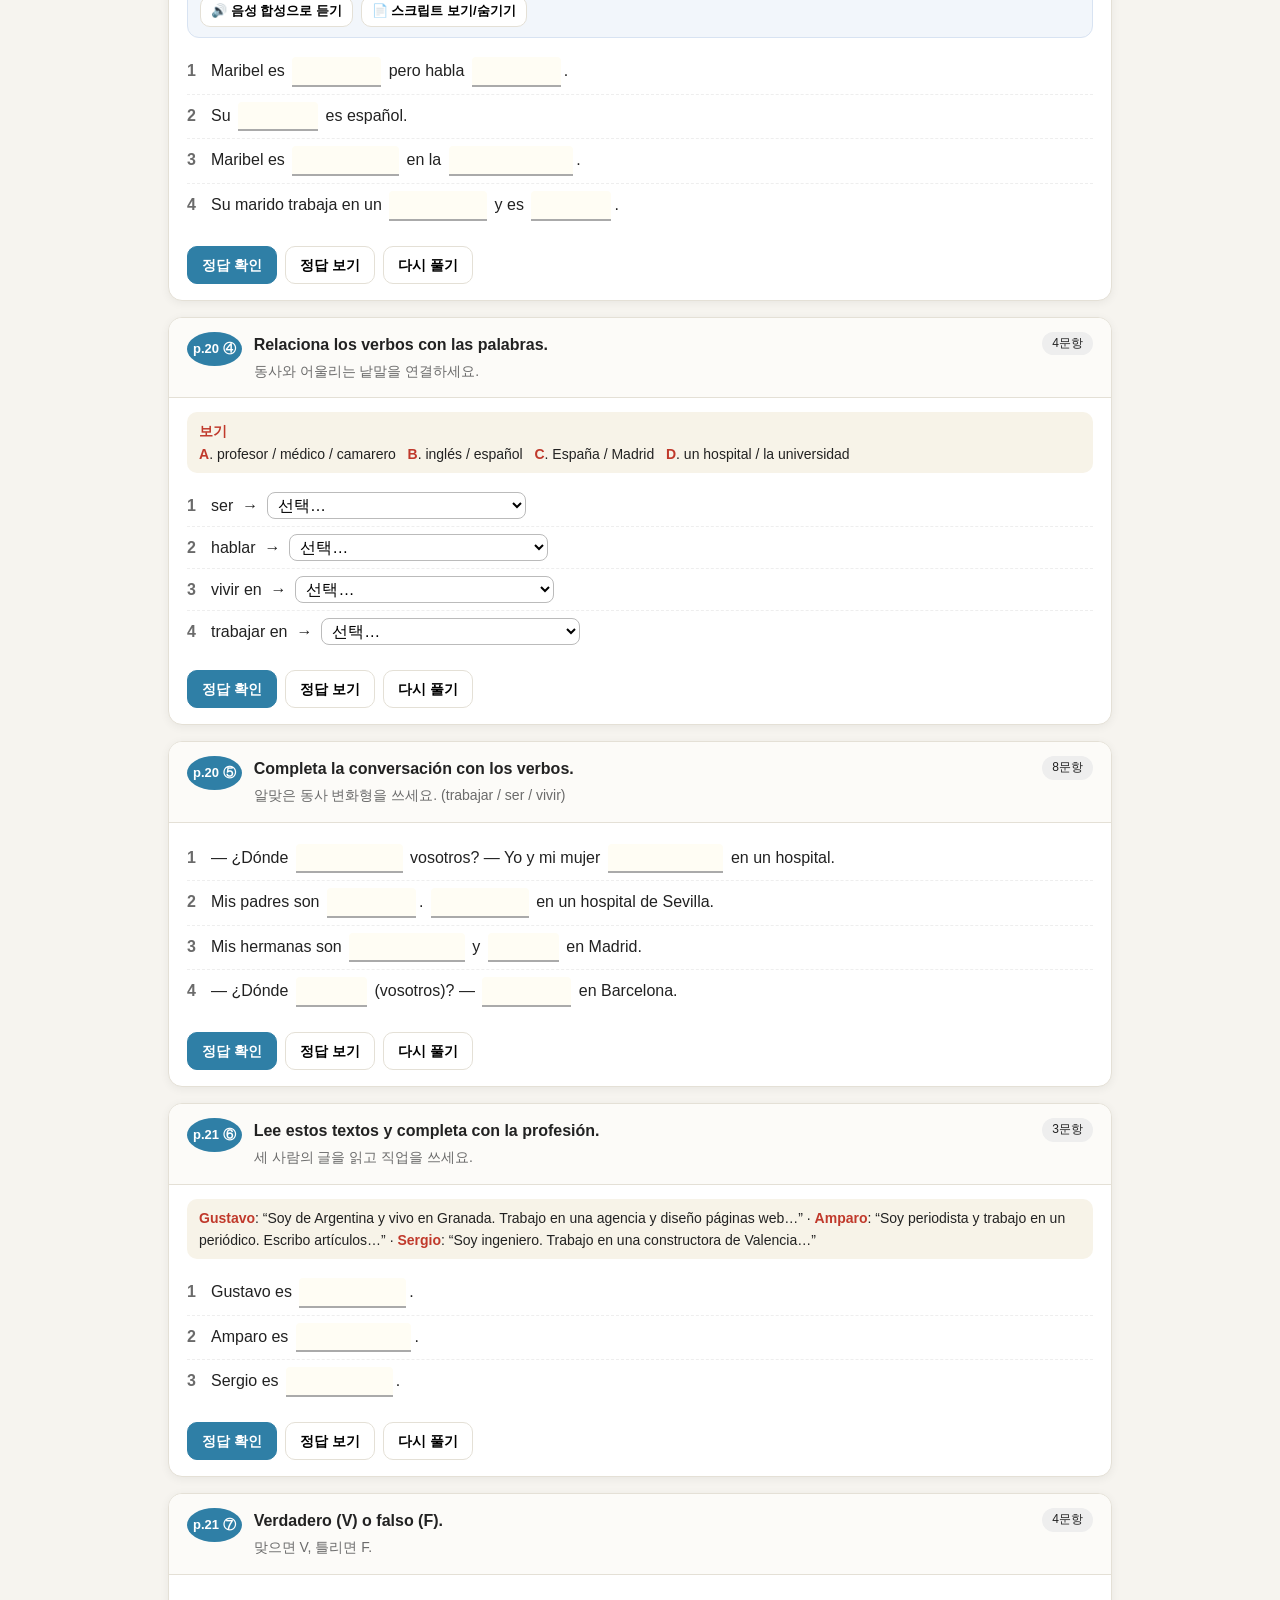
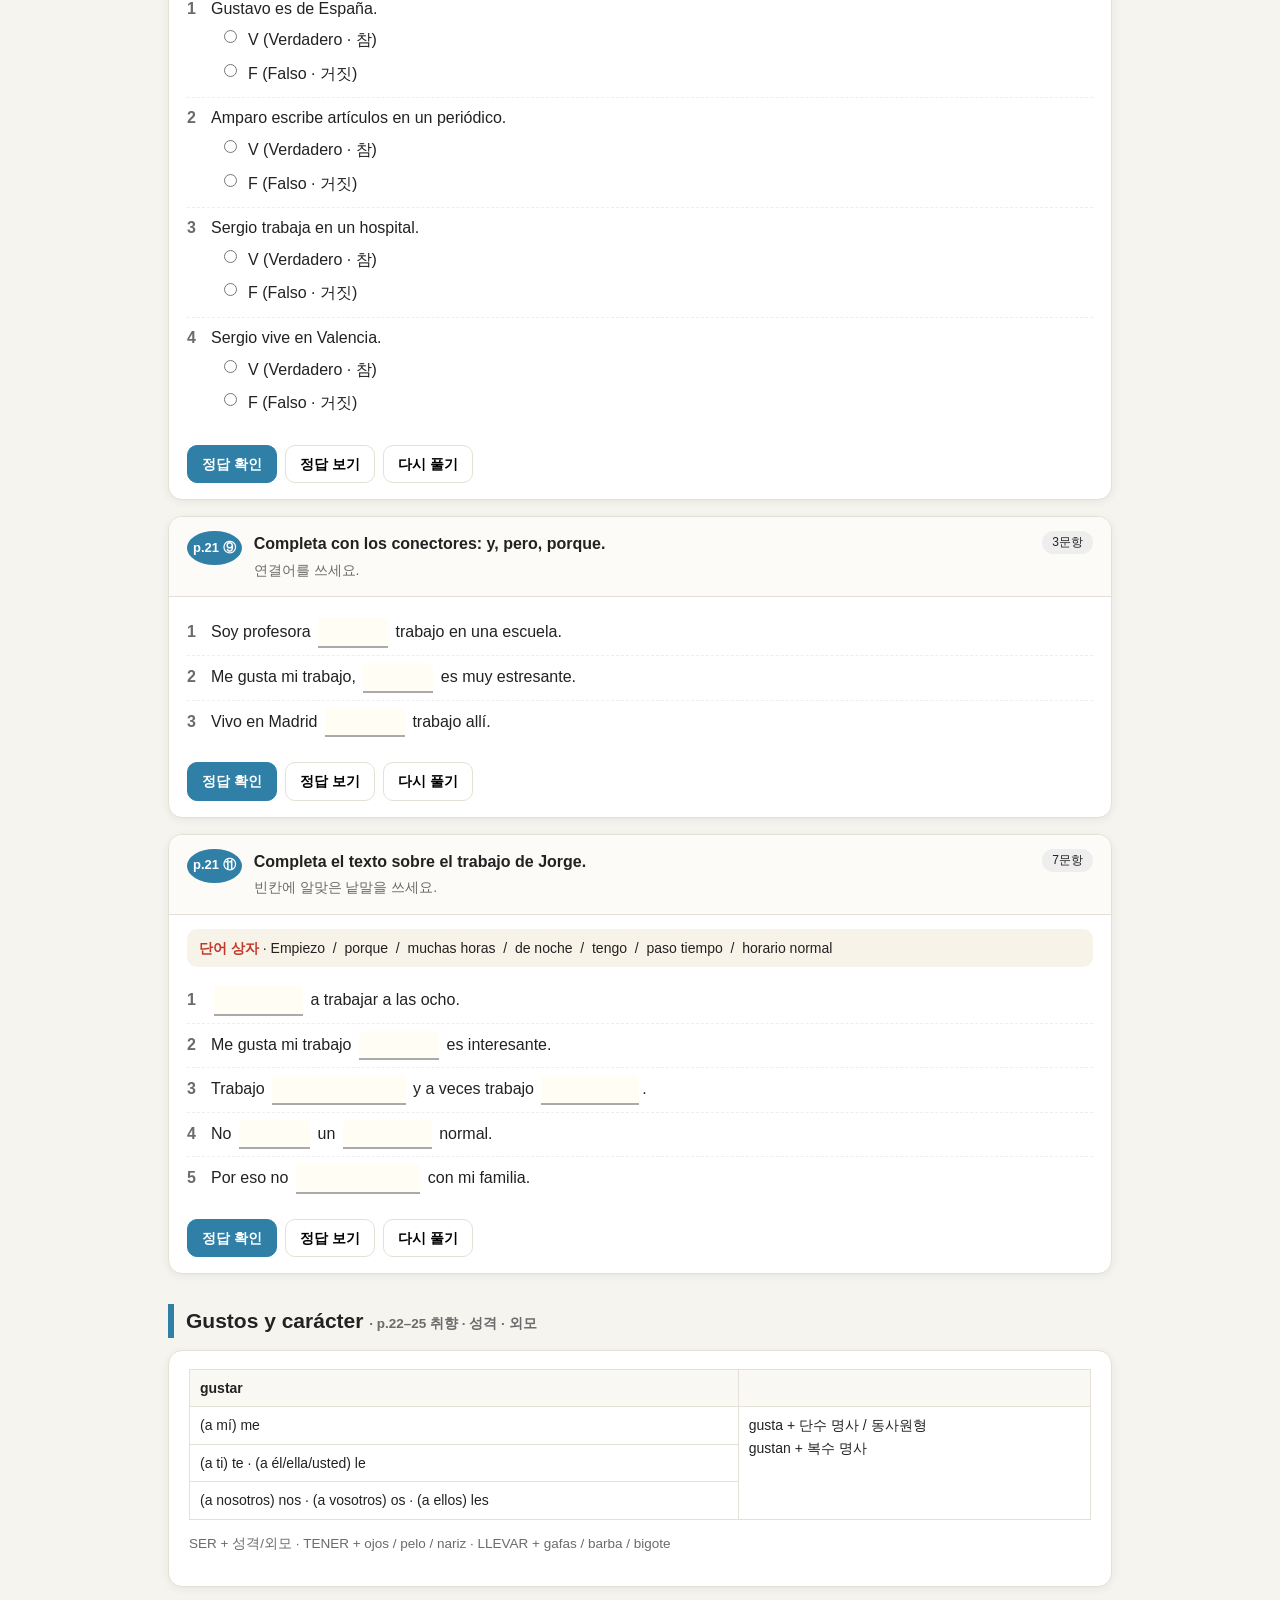
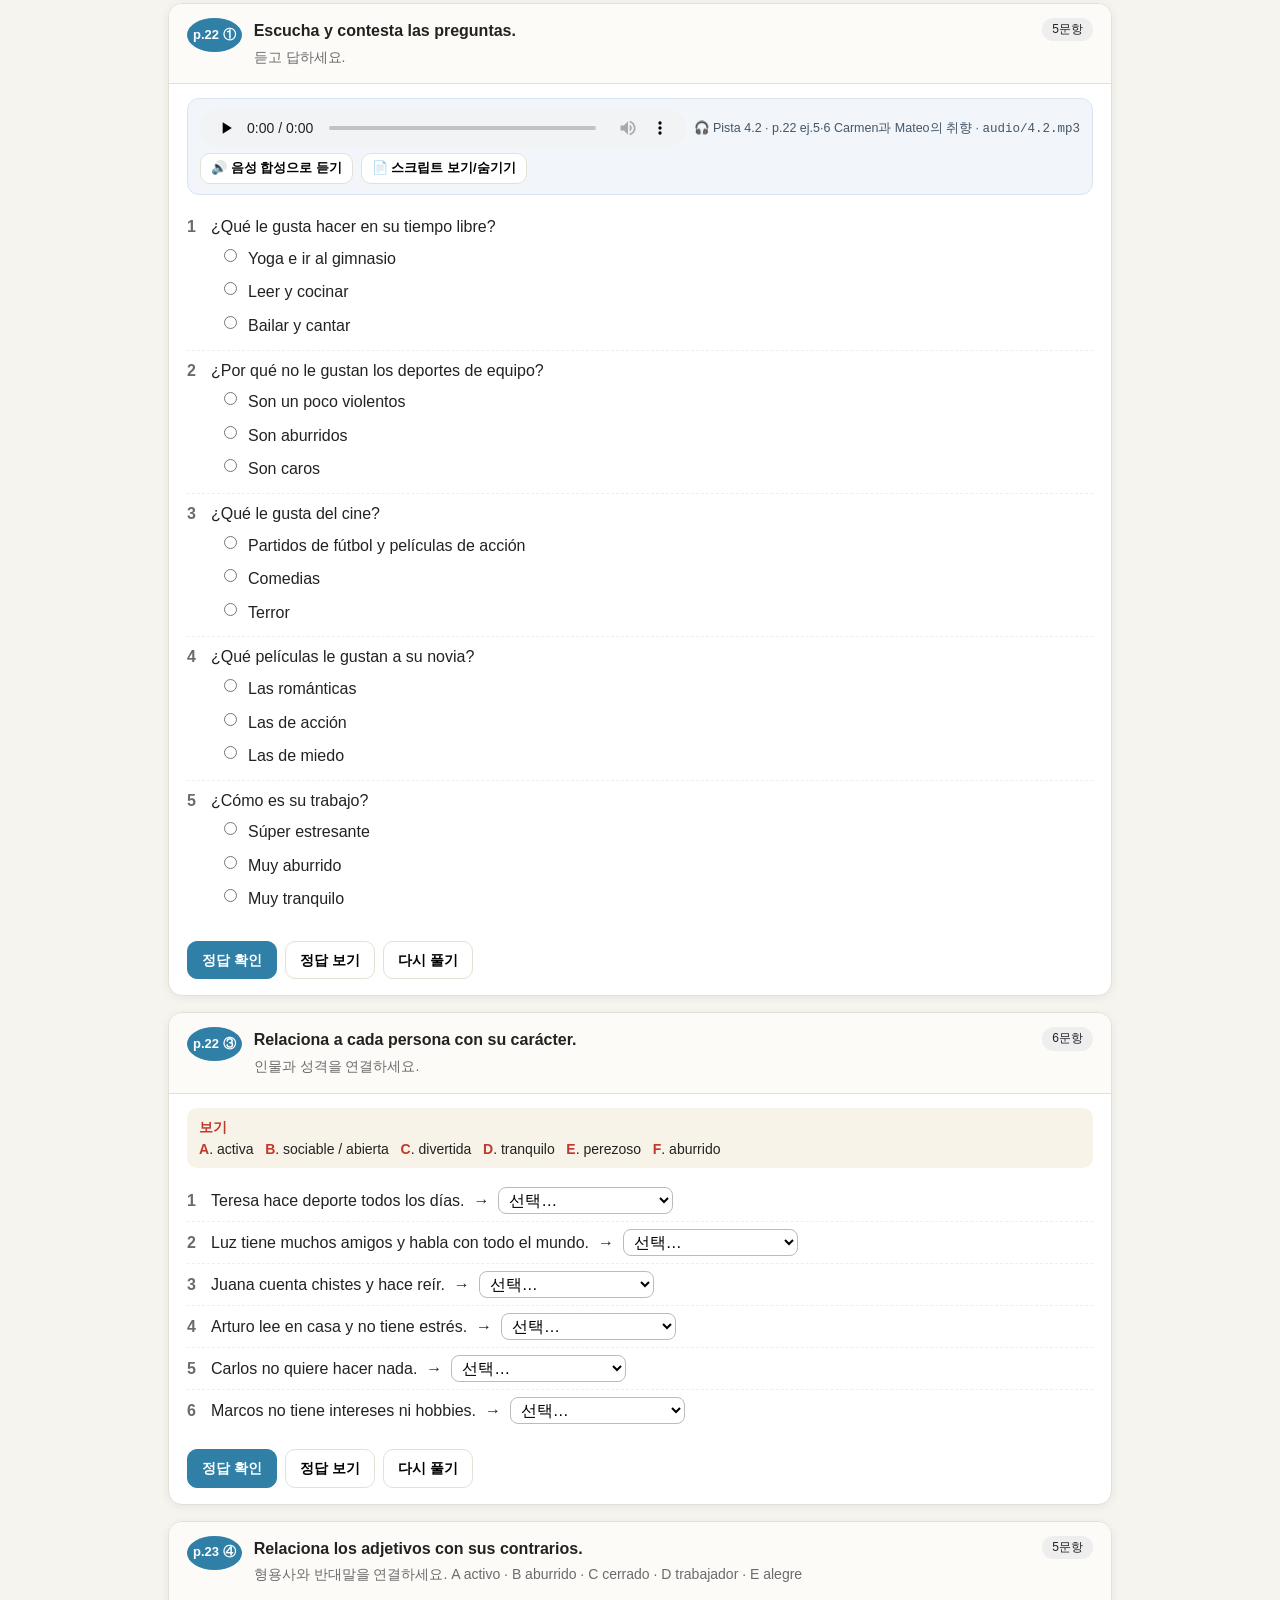
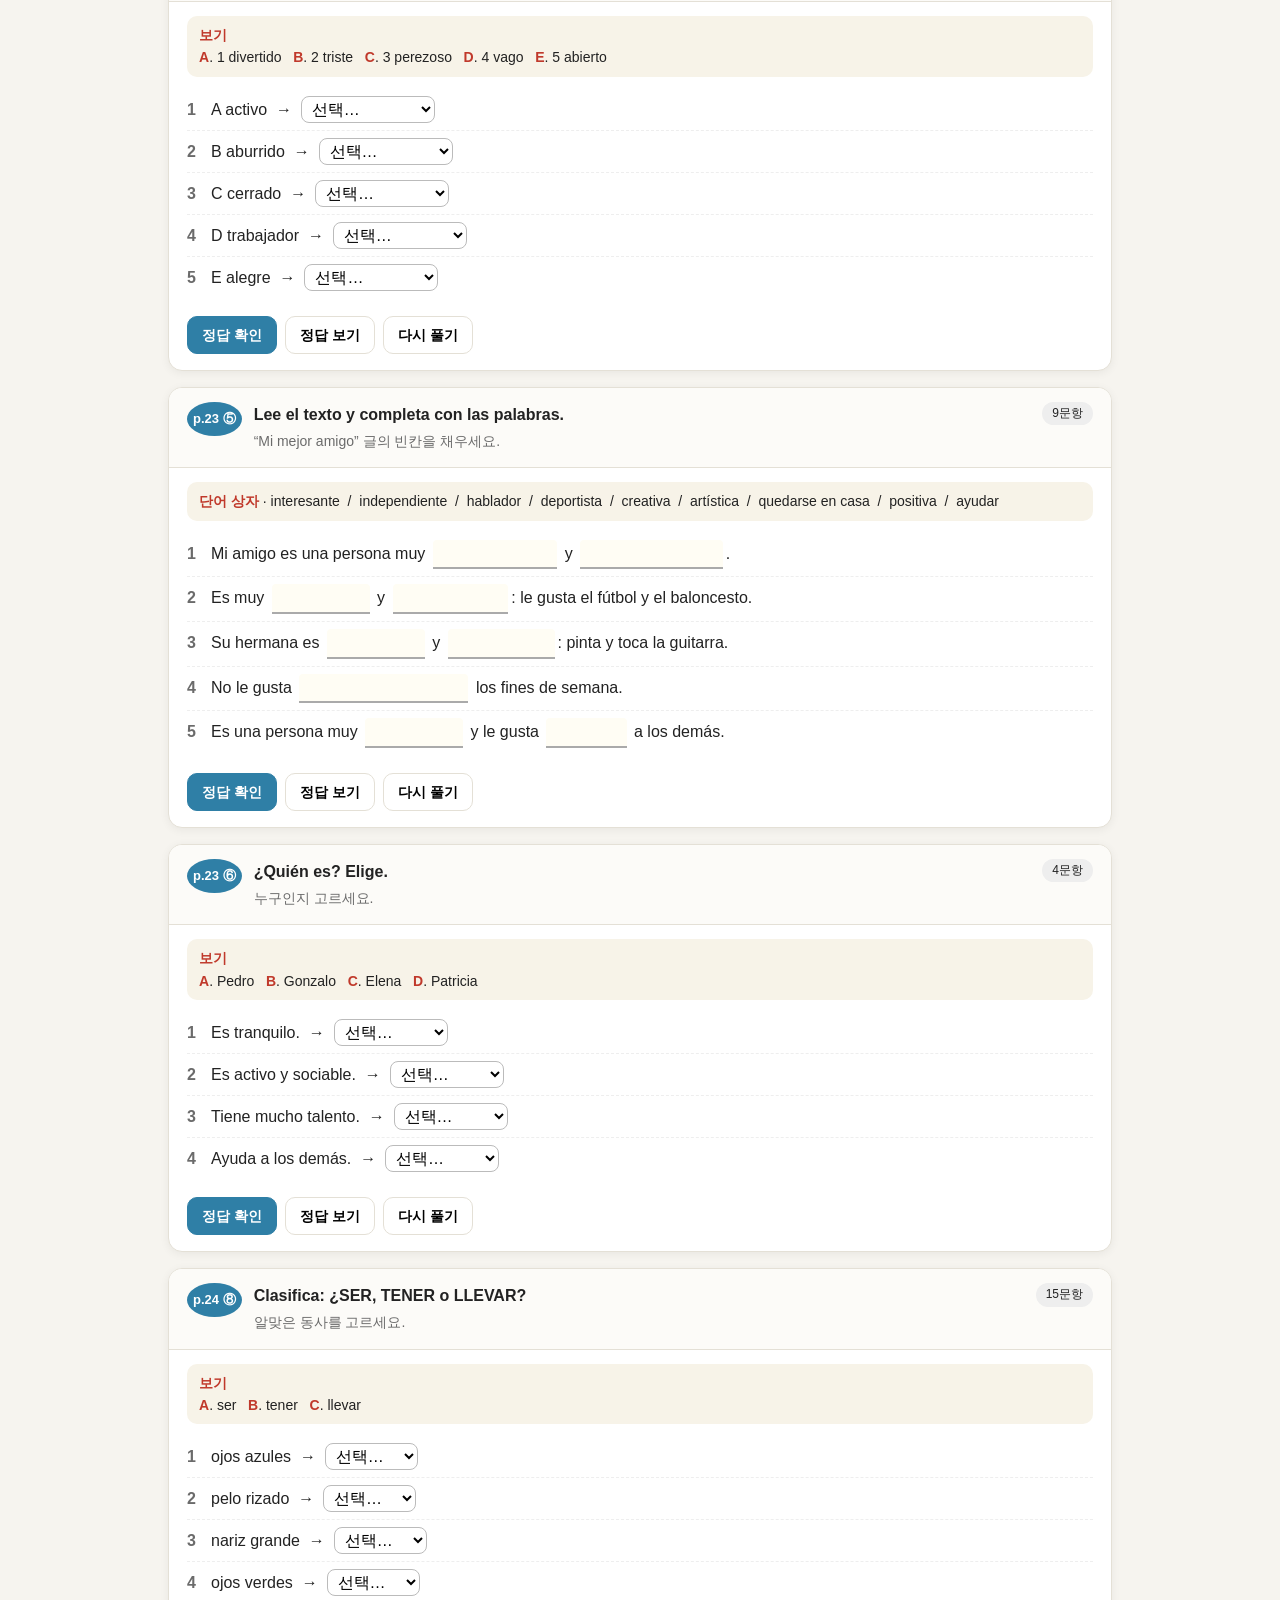
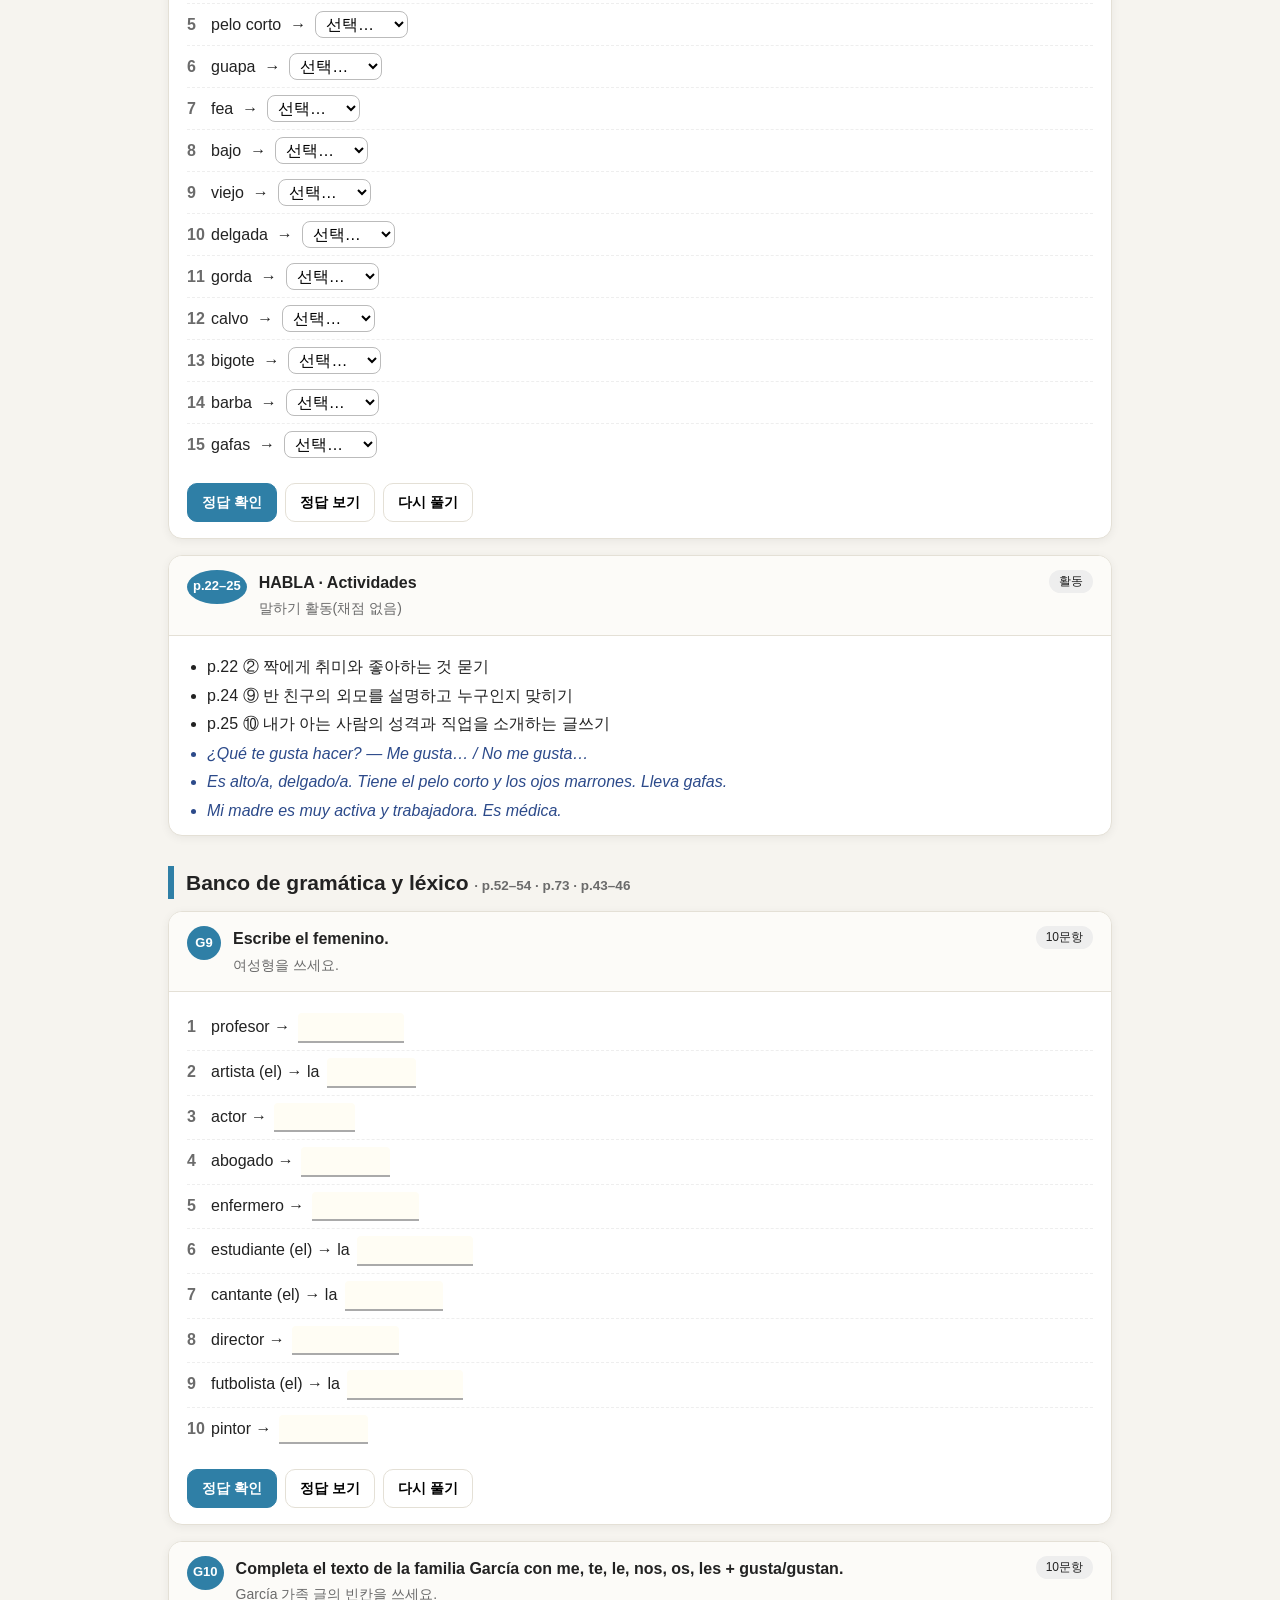
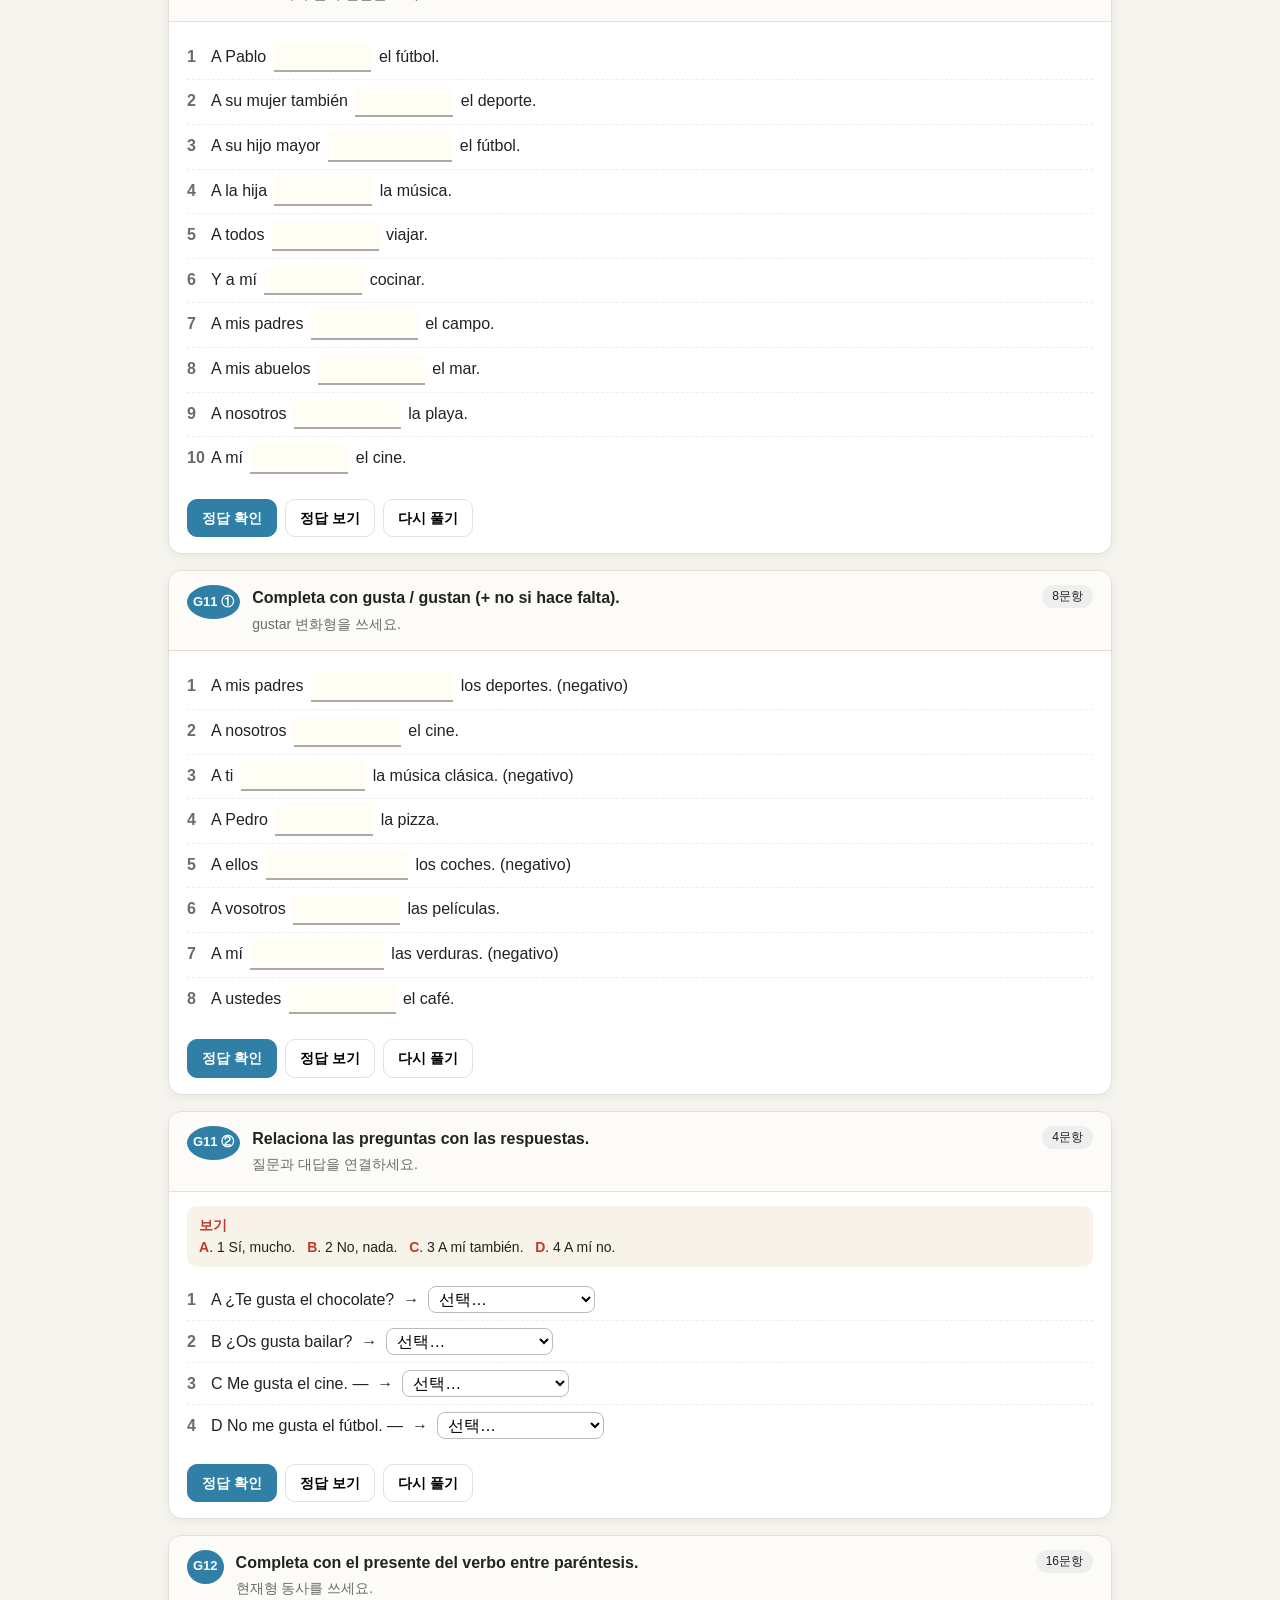
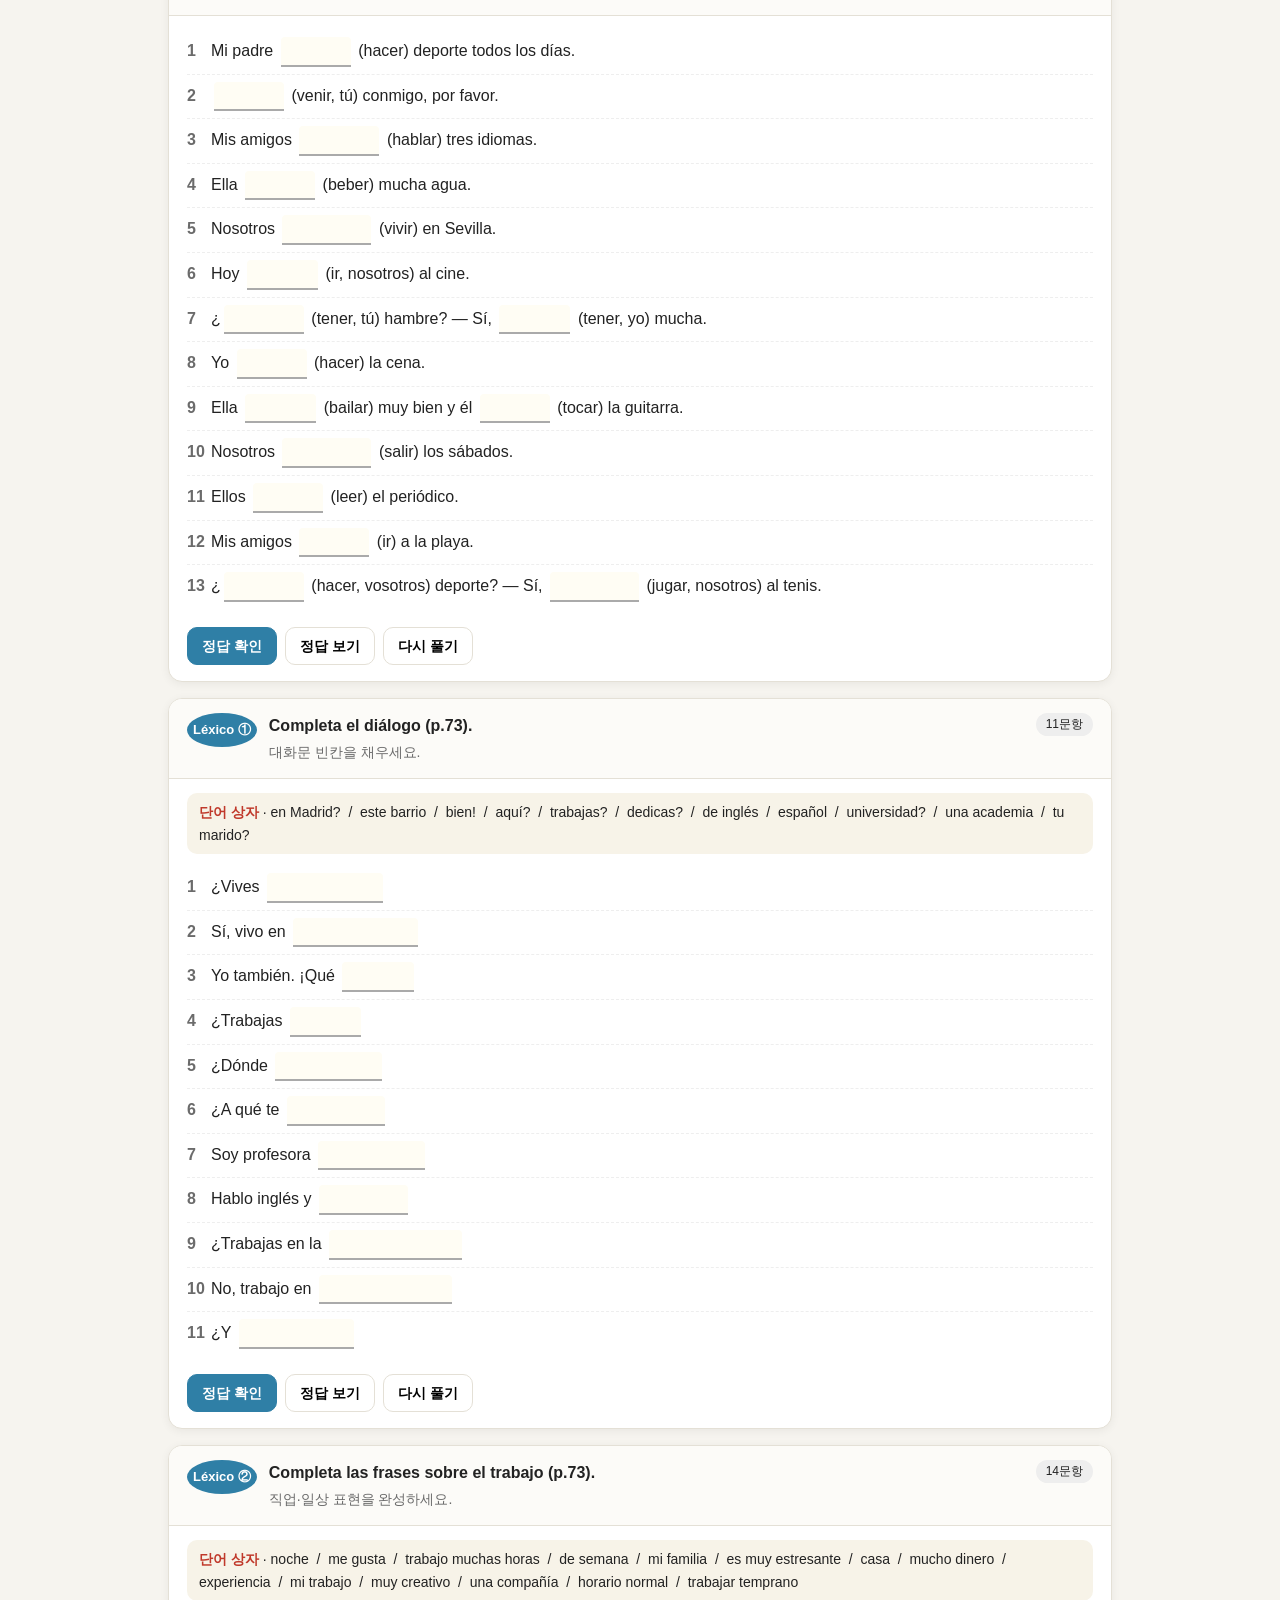
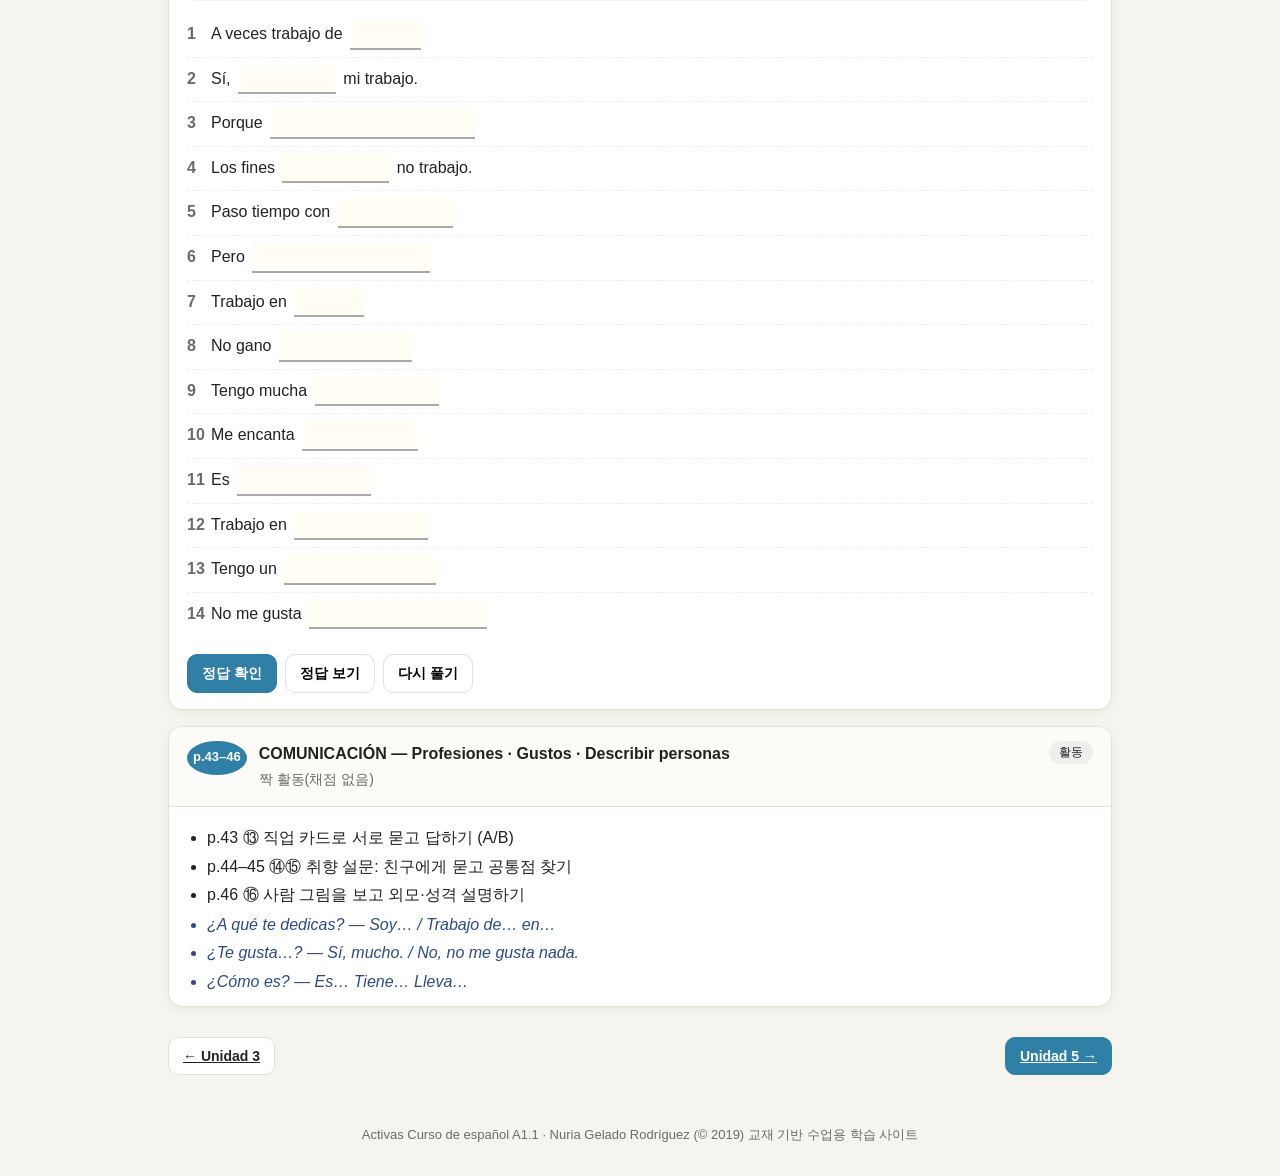
<file: unidad4.html>
<!doctype html>
<html lang="ko">
<head>
<meta charset="utf-8">
<meta name="viewport" content="width=device-width, initial-scale=1">
<title>Activas A1.1 · Unidad 4</title>
<link rel="stylesheet" href="assets/style.css">
</head>
<body data-unit="4">
<div id="app"></div>
<script src="data/units.js"></script>
<script src="data/audio-map.js"></script>
<script src="data/unit4.js"></script>
<script src="assets/app.js"></script>
</body>
</html>
</file>
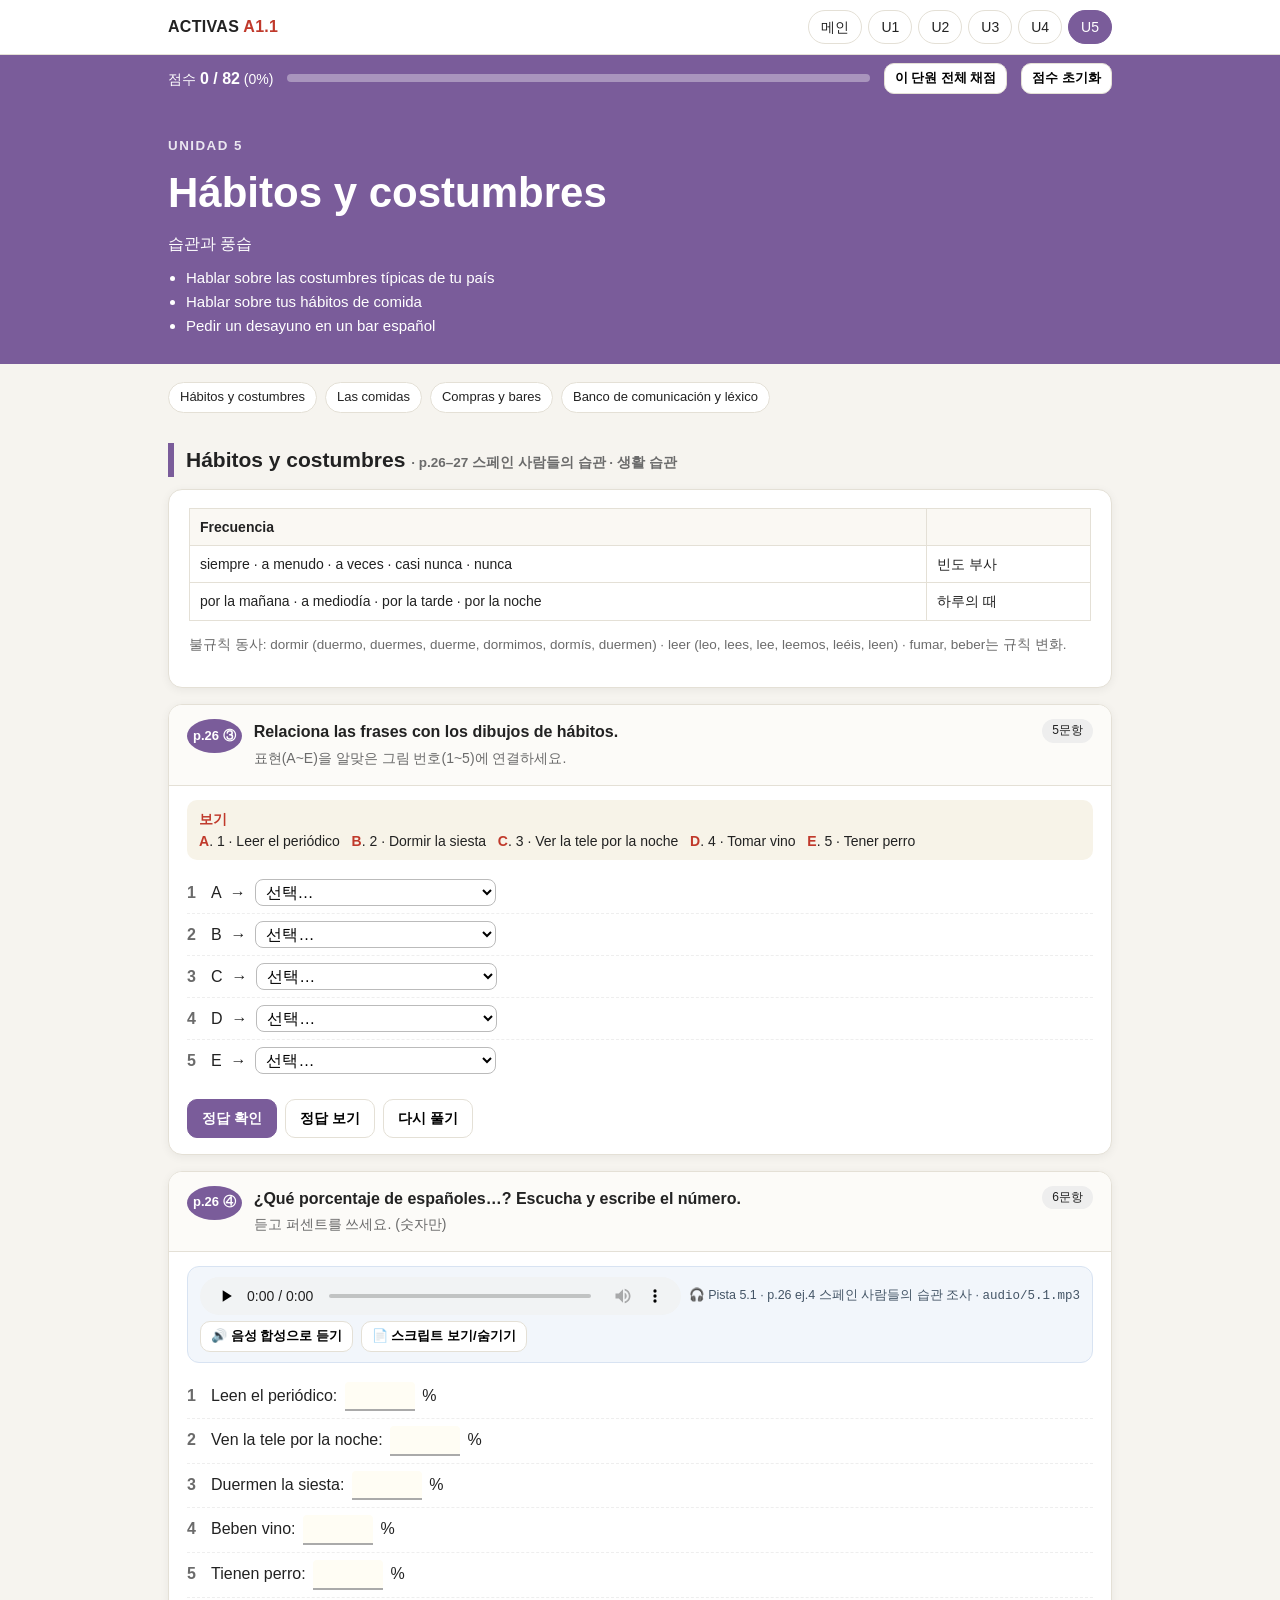
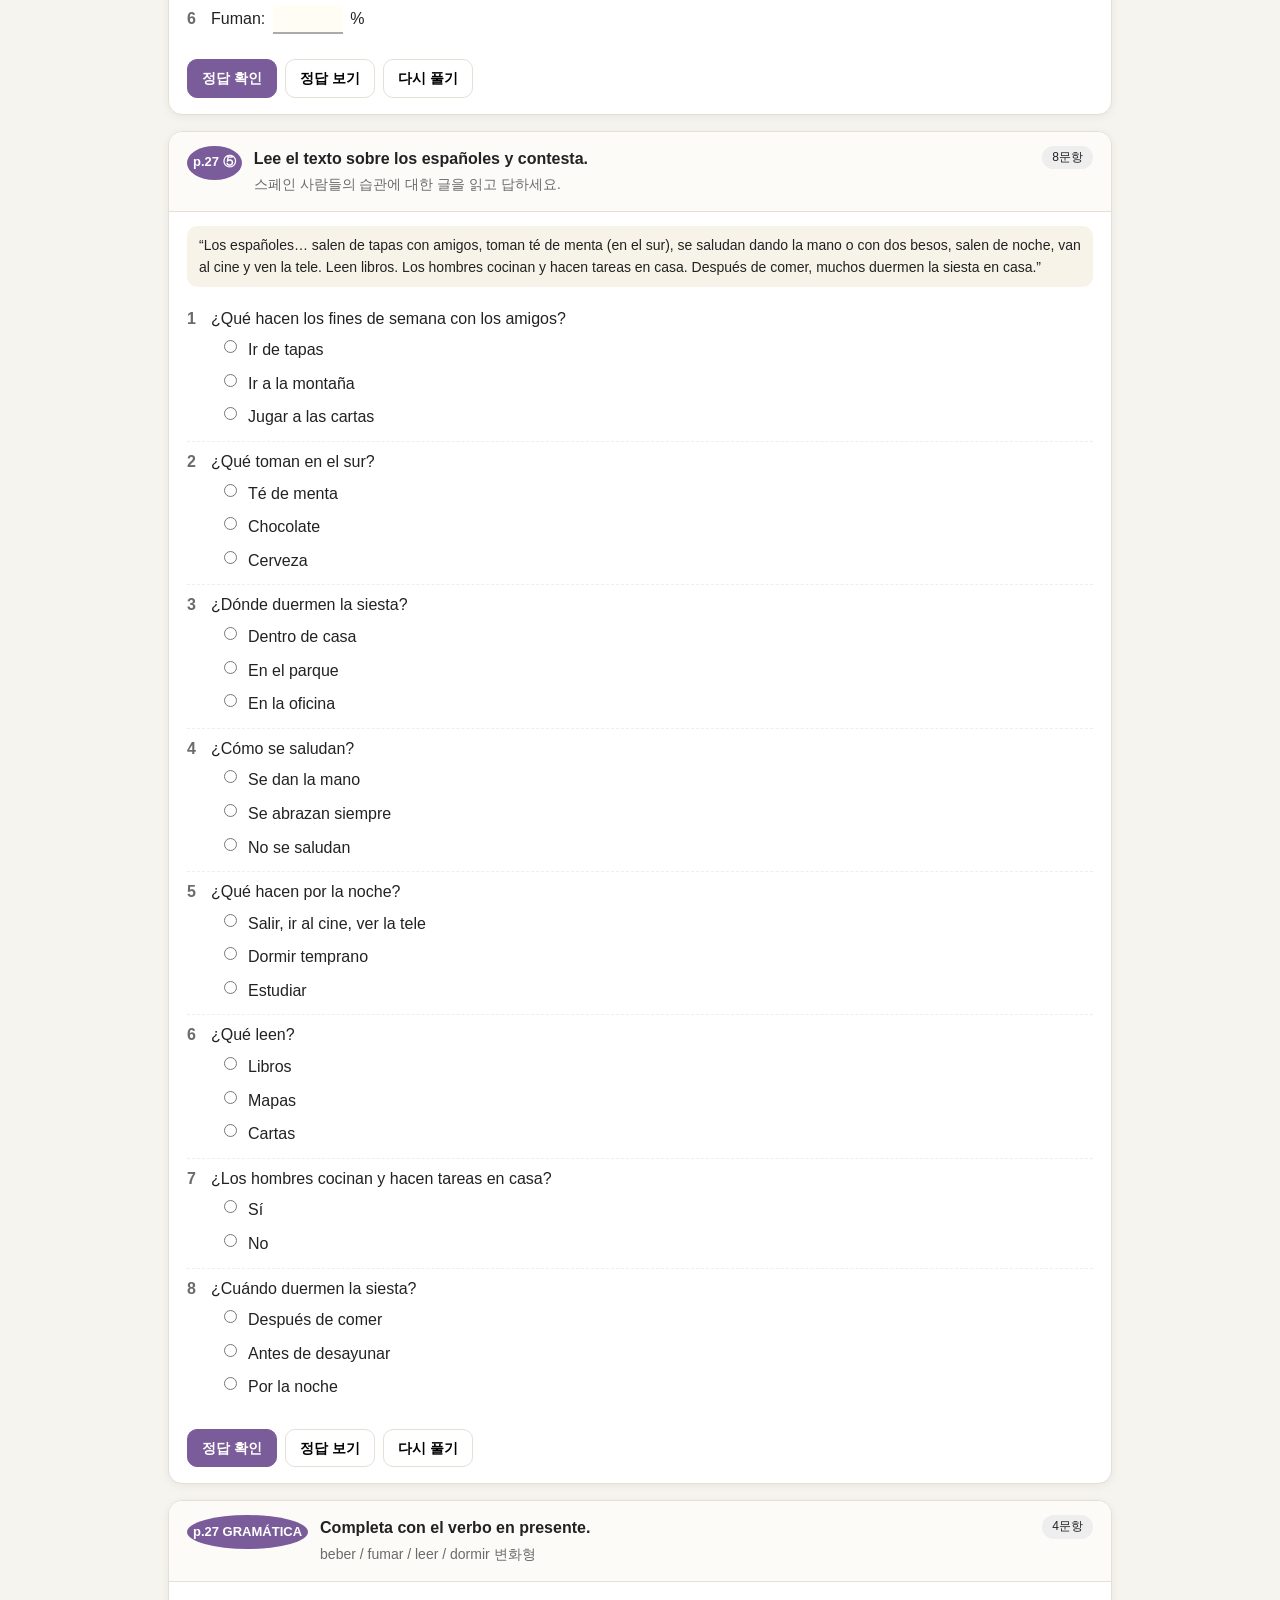
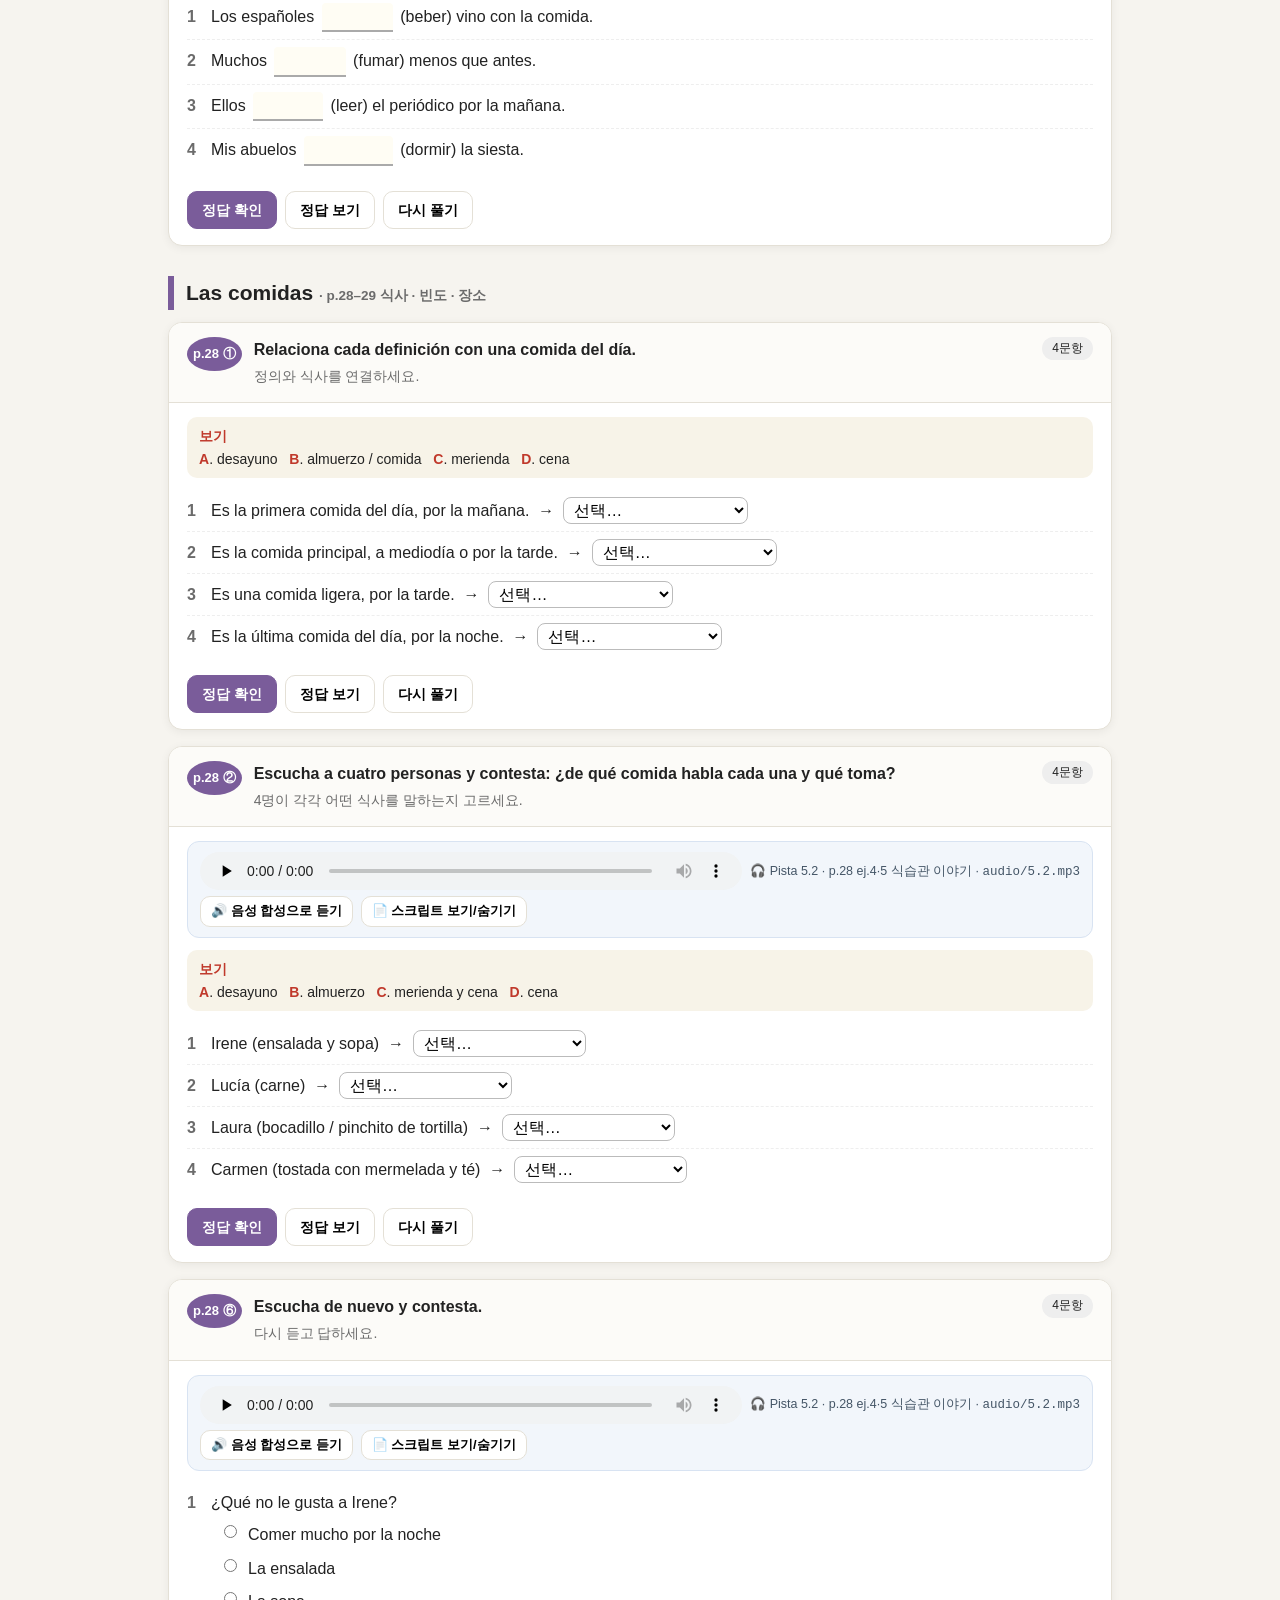
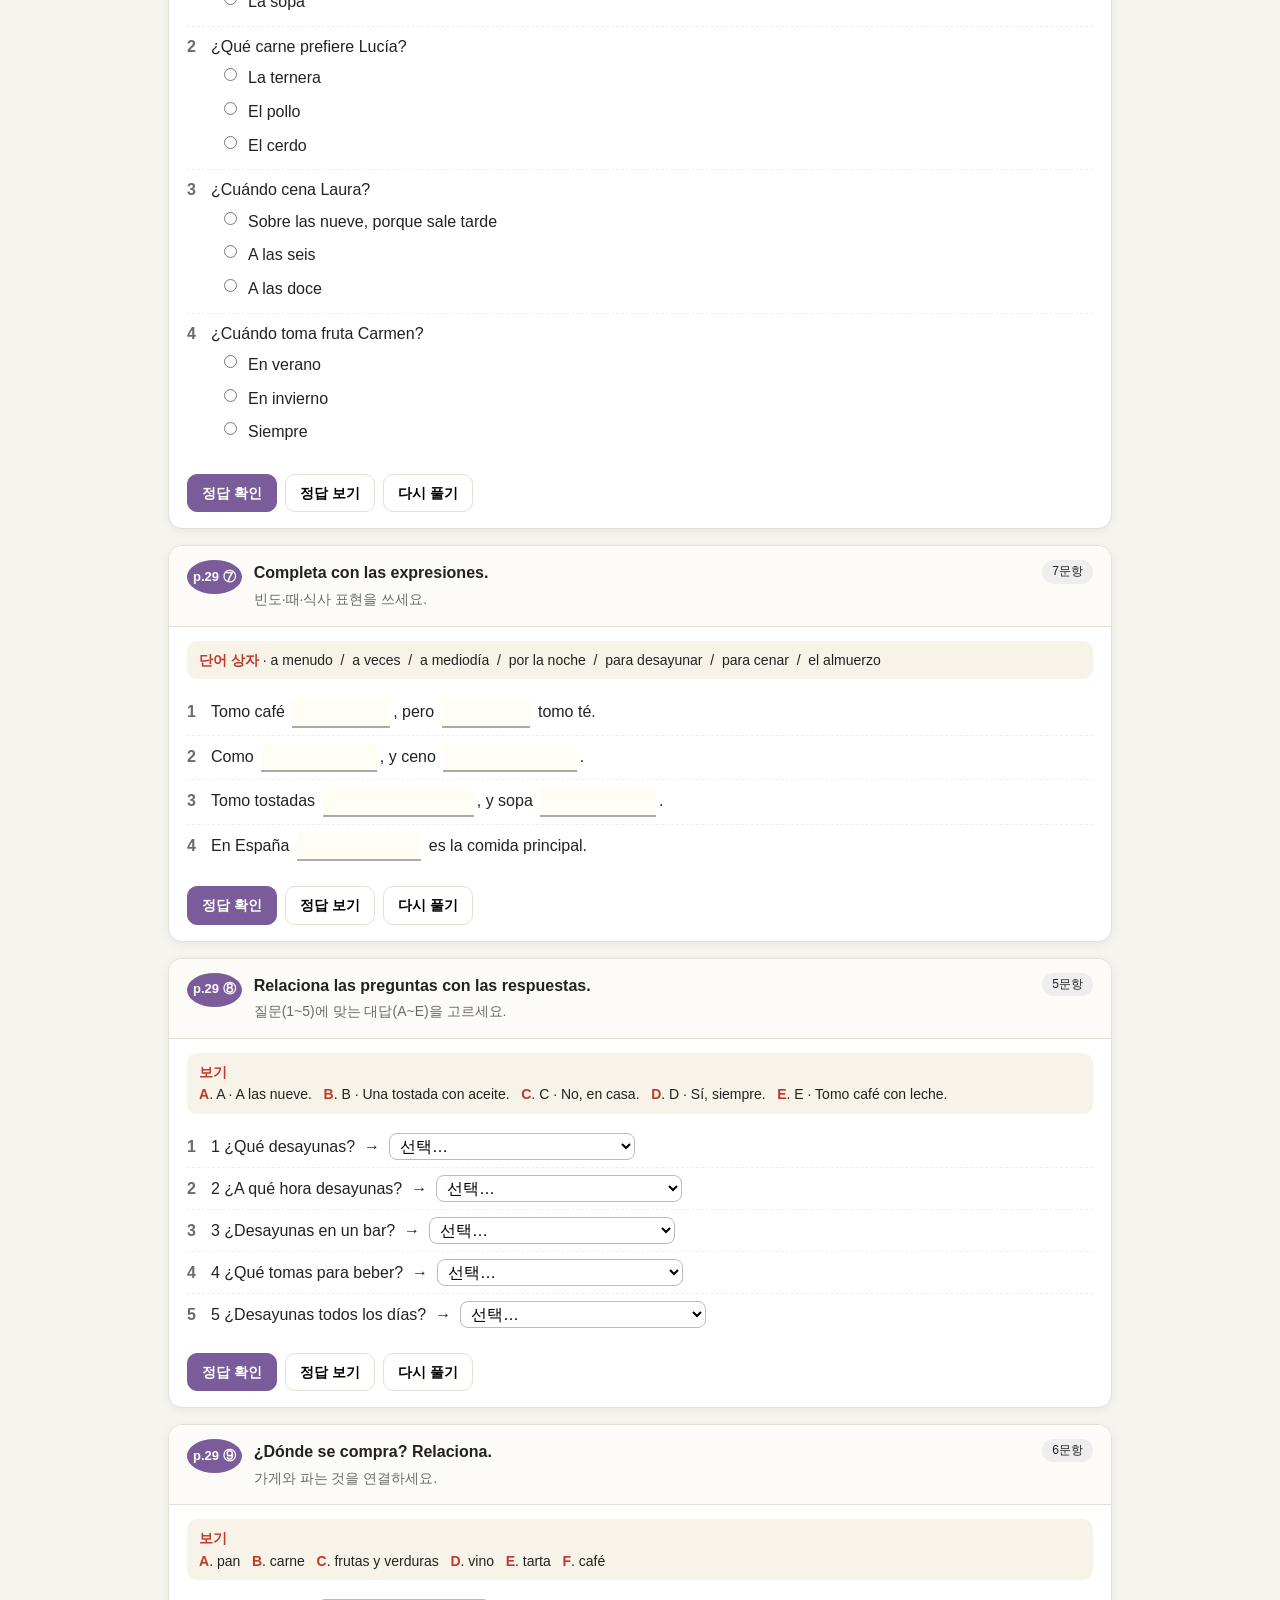
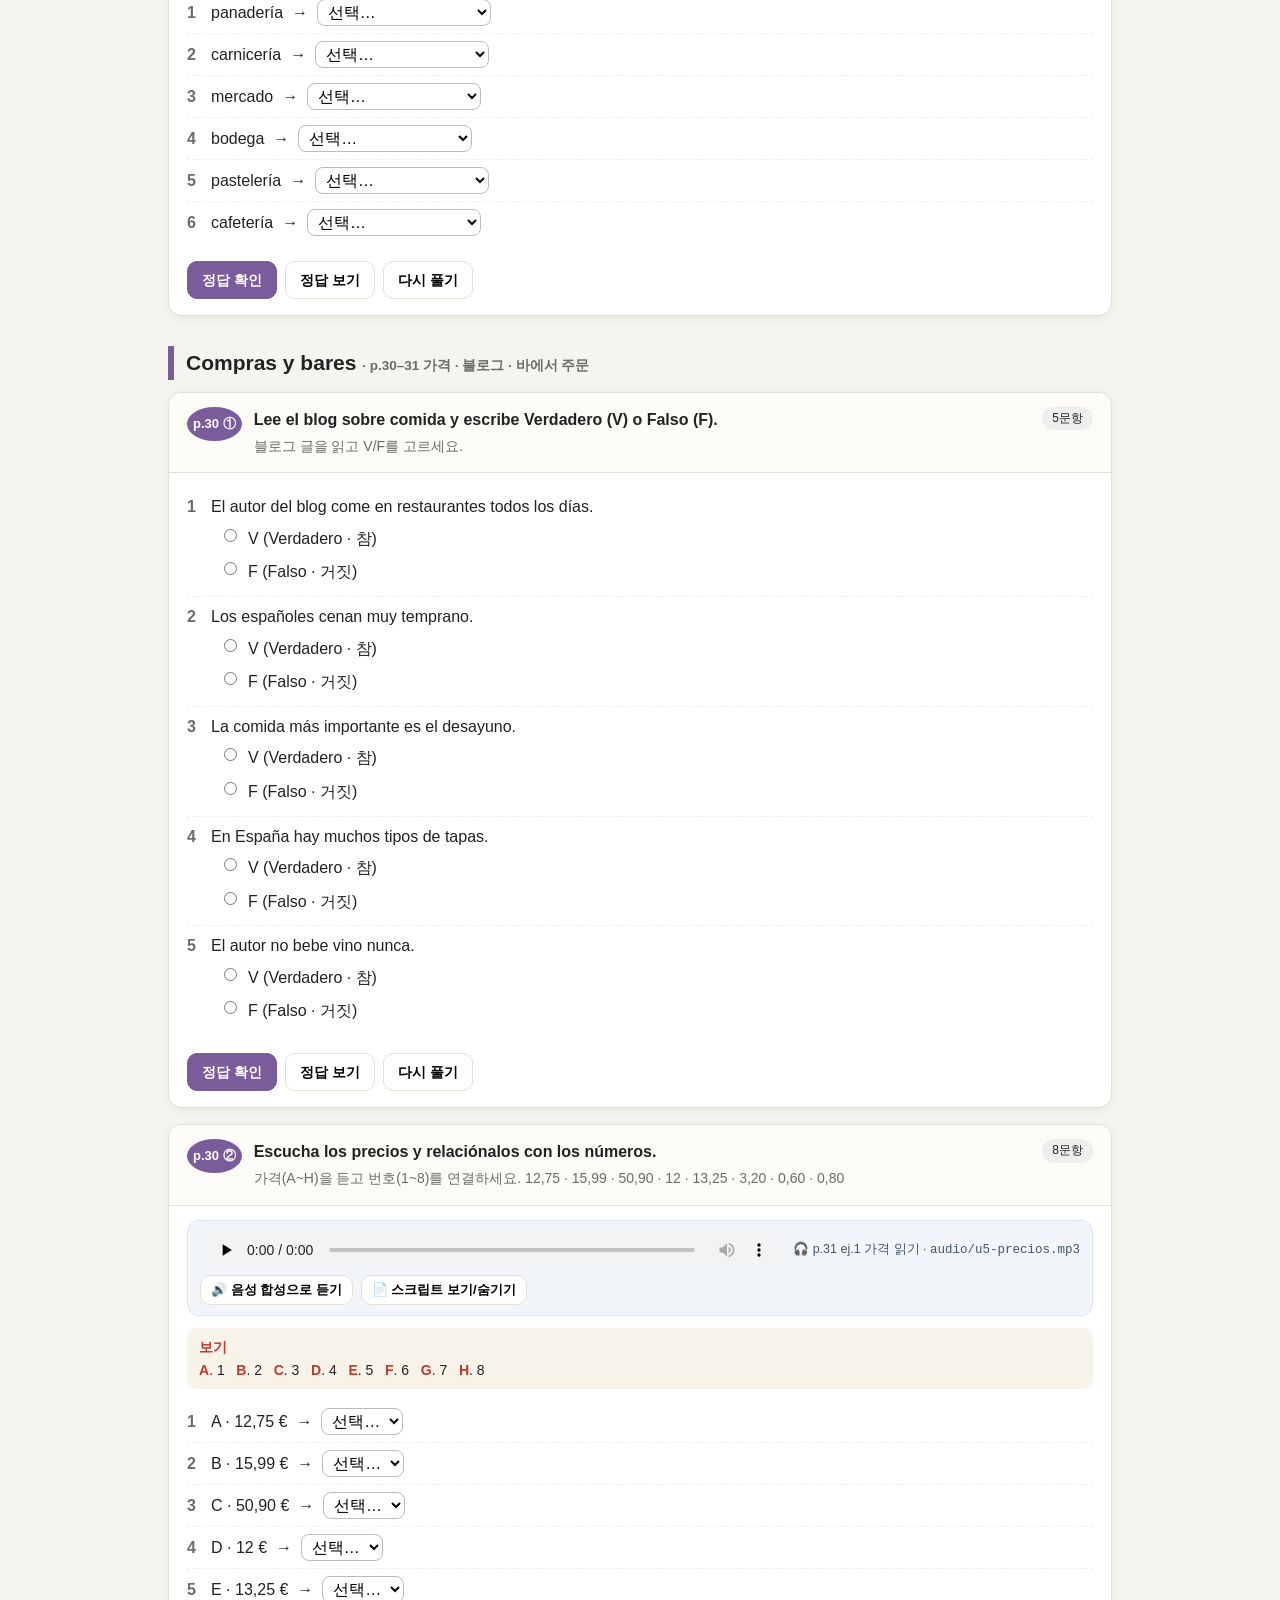
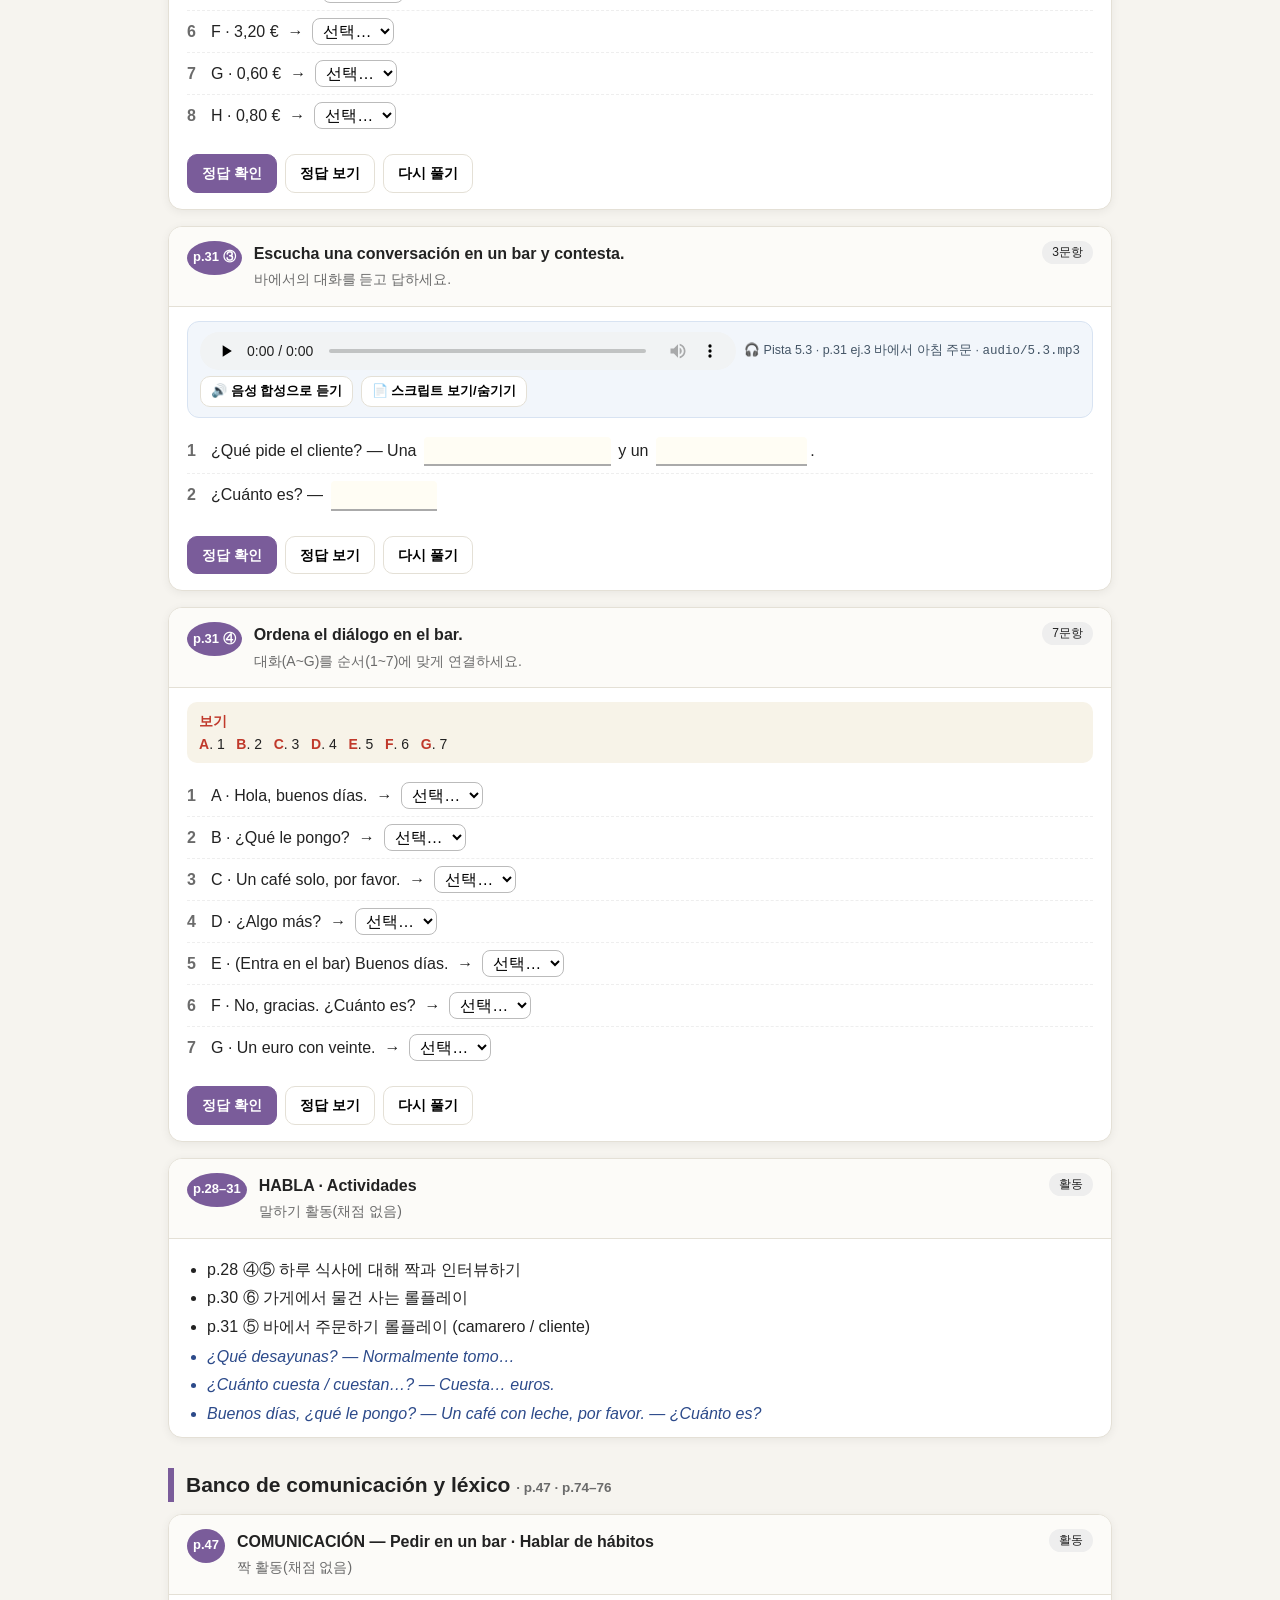
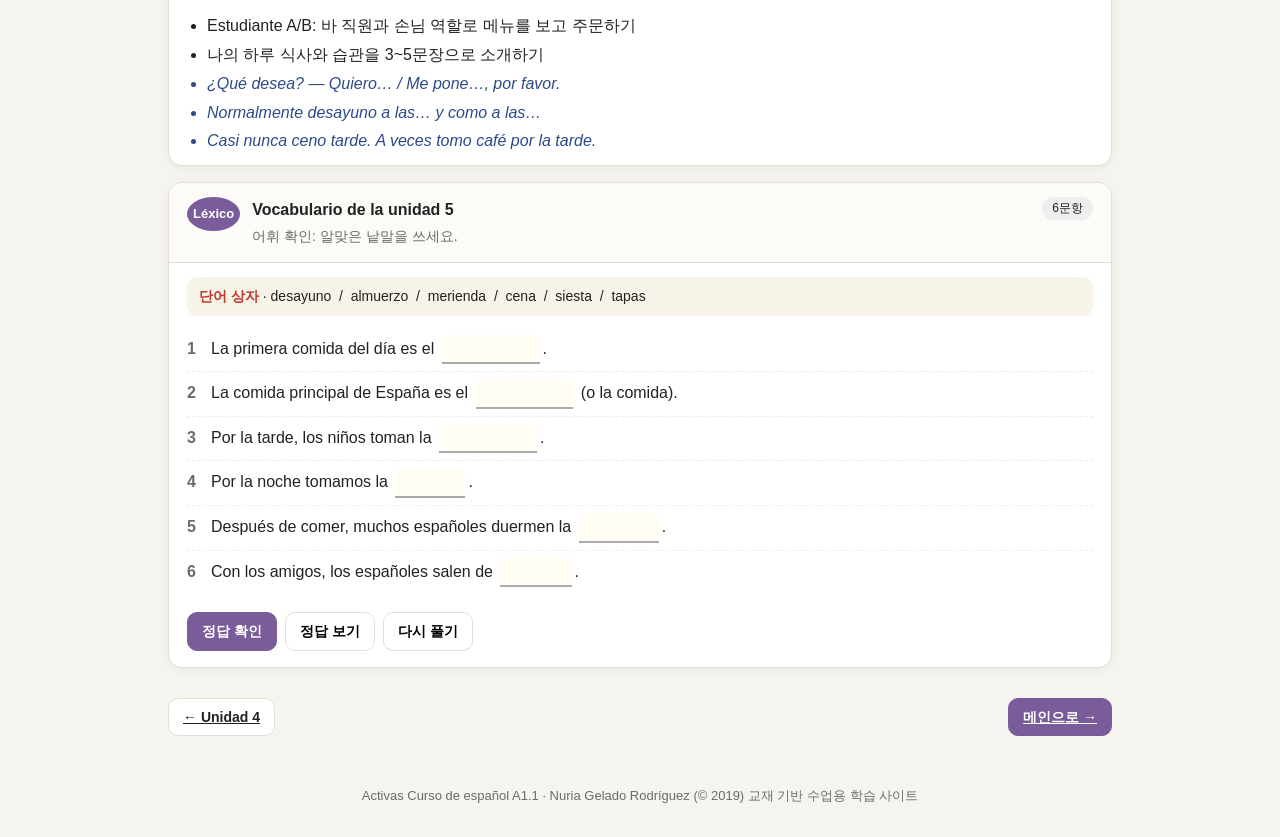
<file: unidad5.html>
<!doctype html>
<html lang="ko">
<head>
<meta charset="utf-8">
<meta name="viewport" content="width=device-width, initial-scale=1">
<title>Activas A1.1 · Unidad 5</title>
<link rel="stylesheet" href="assets/style.css">
</head>
<body data-unit="5">
<div id="app"></div>
<script src="data/units.js"></script>
<script src="data/audio-map.js"></script>
<script src="data/unit5.js"></script>
<script src="assets/app.js"></script>
</body>
</html>
</file>
<file: assets/style.css>
:root{
  --bg:#f6f4ef;--card:#fff;--ink:#222;--muted:#6b6b6b;--line:#e4e0d6;
  --accent:#c0392b;--ok:#1f8a4c;--ok-bg:#e6f5ec;--bad:#c0392b;--bad-bg:#fdecea;--warn:#b9770e;
  --uc:#c0392b;
  --radius:14px;--shadow:0 2px 10px rgba(0,0,0,.06);
}
*{box-sizing:border-box}
html{scroll-behavior:smooth}
body{margin:0;background:var(--bg);color:var(--ink);font:16px/1.6 -apple-system,BlinkMacSystemFont,"Segoe UI","Noto Sans KR","Apple SD Gothic Neo",sans-serif}
a{color:inherit}
.wrap{max-width:980px;margin:0 auto;padding:0 18px}
/* top bar */
.topbar{position:sticky;top:0;z-index:20;background:#fff;border-bottom:1px solid var(--line)}
.topbar .wrap{display:flex;align-items:center;gap:14px;min-height:54px;flex-wrap:wrap}
.brand{font-weight:800;text-decoration:none;letter-spacing:.3px}
.brand span{color:var(--accent)}
.topnav{display:flex;gap:6px;flex-wrap:wrap;margin-left:auto}
.topnav a{padding:5px 12px;border-radius:999px;text-decoration:none;font-size:14px;border:1px solid var(--line);background:#fff}
.topnav a.on{background:var(--uc);border-color:var(--uc);color:#fff}
.scorebar{background:var(--uc);color:#fff}
.scorebar .wrap{display:flex;align-items:center;gap:14px;padding-top:8px;padding-bottom:8px;font-size:14px;flex-wrap:wrap}
.scorebar .bar{flex:1;min-width:120px;height:8px;background:rgba(255,255,255,.35);border-radius:99px;overflow:hidden}
.scorebar .bar i{display:block;height:100%;background:#fff;width:0;transition:width .4s}
.scorebar b{font-size:16px}
/* hero */
.hero{padding:44px 0 26px}
.hero h1{font-size:clamp(30px,6vw,48px);margin:0 0 6px;letter-spacing:-.5px}
.hero h1 span{color:var(--accent)}
.hero p{margin:0;color:var(--muted);max-width:680px}
.tag{display:inline-block;font-size:12px;font-weight:700;letter-spacing:1px;text-transform:uppercase;color:var(--accent);margin-bottom:6px}
/* unit cards */
.grid{display:grid;grid-template-columns:repeat(auto-fill,minmax(290px,1fr));gap:16px;margin:10px 0 30px}
.ucard{background:var(--card);border-radius:var(--radius);box-shadow:var(--shadow);overflow:hidden;text-decoration:none;display:flex;flex-direction:column;border:1px solid var(--line);transition:transform .15s,box-shadow .15s}
.ucard:hover{transform:translateY(-3px);box-shadow:0 8px 22px rgba(0,0,0,.1)}
.ucard .head{padding:18px 20px;color:#fff;background:var(--c)}
.ucard .head small{opacity:.85;font-weight:700;letter-spacing:1px}
.ucard .head h3{margin:2px 0 0;font-size:22px}
.ucard .head .ko{font-size:14px;opacity:.95}
.ucard .body{padding:14px 20px 18px;flex:1;display:flex;flex-direction:column;gap:10px}
.ucard ul{margin:0;padding-left:18px;color:#444;font-size:14px}
.ucard .prog{margin-top:auto;font-size:13px;color:var(--muted)}
.ucard .prog .bar{height:7px;background:#eee;border-radius:99px;overflow:hidden;margin-top:4px}
.ucard .prog .bar i{display:block;height:100%;background:var(--c)}
h2.sec{font-size:22px;margin:34px 0 12px}
.panel{background:var(--card);border:1px solid var(--line);border-radius:var(--radius);padding:18px 20px;box-shadow:var(--shadow);margin-bottom:16px}
table.t{border-collapse:collapse;width:100%;font-size:14px}
table.t th,table.t td{border:1px solid var(--line);padding:7px 10px;text-align:left;vertical-align:top}
table.t th{background:#faf8f3}
.note{font-size:13.5px;color:var(--muted)}
/* unit page */
.uhead{background:var(--uc);color:#fff;padding:30px 0 26px}
.uhead small{font-weight:700;letter-spacing:1.5px;opacity:.85}
.uhead h1{margin:2px 0 4px;font-size:clamp(28px,5vw,42px)}
.uhead .goals{margin:10px 0 0;padding-left:18px;font-size:15px}
.toc{display:flex;gap:8px;flex-wrap:wrap;margin:18px 0 4px}
.toc a{font-size:13px;padding:4px 11px;border-radius:999px;background:#fff;border:1px solid var(--line);text-decoration:none}
.toc a:hover{border-color:var(--uc);color:var(--uc)}
.section{margin-top:30px}
.section>h2{font-size:21px;border-left:6px solid var(--uc);padding-left:12px;margin:0 0 12px}
.ex{background:var(--card);border:1px solid var(--line);border-radius:var(--radius);box-shadow:var(--shadow);margin-bottom:16px;overflow:hidden}
.ex>header{display:flex;gap:12px;align-items:flex-start;padding:14px 18px;border-bottom:1px solid var(--line);background:#fcfbf8}
.ex .no{flex:none;min-width:34px;height:34px;border-radius:50%;background:var(--uc);color:#fff;font-weight:800;display:grid;place-items:center;padding:0 6px;font-size:13px}
.ex .ti{flex:1}
.ex .ti b{display:block}
.ex .ti span{color:var(--muted);font-size:14px}
.ex .pill{font-size:12px;border-radius:99px;padding:2px 10px;background:#eee;white-space:nowrap}
.ex .pill.ok{background:var(--ok-bg);color:var(--ok);font-weight:700}
.ex .pill.mid{background:#fff3d6;color:var(--warn);font-weight:700}
.ex .pill.no{background:var(--bad-bg);color:var(--bad);font-weight:700}
.ex .body{padding:14px 18px 8px}
.ex .foot{display:flex;gap:8px;flex-wrap:wrap;align-items:center;padding:10px 18px 16px}
.hint{background:#f7f3e8;border-radius:10px;padding:8px 12px;font-size:14px;margin:0 0 12px}
.hint b{color:var(--accent)}
.q{padding:7px 0;border-bottom:1px dashed #eee}
.q:last-child{border-bottom:0}
.q .n{display:inline-block;min-width:24px;color:var(--muted);font-weight:700}
.q .mark{margin-left:6px;font-weight:800}
.q.ok .mark{color:var(--ok)}
.q.bad .mark{color:var(--bad)}
.q .ans{display:block;margin:4px 0 0 28px;font-size:14px;color:var(--ok);background:var(--ok-bg);border-radius:8px;padding:3px 10px}
.q .why{display:block;margin:4px 0 0 28px;font-size:13.5px;color:#555}
input.blank{font:inherit;border:0;border-bottom:2px solid #aaa;background:#fffdf4;padding:1px 6px;margin:0 3px;border-radius:4px 4px 0 0;outline:none;text-align:center;min-width:70px}
input.blank:focus{border-bottom-color:var(--uc);background:#fff}
input.blank.ok{border-bottom-color:var(--ok);background:var(--ok-bg)}
input.blank.bad{border-bottom-color:var(--bad);background:var(--bad-bg)}
select.sel{font:inherit;padding:3px 6px;border-radius:8px;border:1px solid #bbb;background:#fff;max-width:100%}
select.sel.ok{border-color:var(--ok);background:var(--ok-bg)}
select.sel.bad{border-color:var(--bad);background:var(--bad-bg)}
label.opt{display:flex;gap:8px;align-items:flex-start;padding:4px 8px;border-radius:8px;cursor:pointer;margin-left:24px}
label.opt:hover{background:#f4f1e8}
label.opt.ok{background:var(--ok-bg)}
label.opt.bad{background:var(--bad-bg)}
.qtext{margin-bottom:2px}
.btn{font:inherit;font-size:14px;font-weight:700;border-radius:10px;border:1px solid var(--line);background:#fff;padding:7px 14px;cursor:pointer}
.btn:hover{border-color:var(--uc)}
.btn.pri{background:var(--uc);color:#fff;border-color:var(--uc)}
.btn.sm{padding:4px 10px;font-size:13px}
.audiobox{background:#f2f6fb;border:1px solid #d8e3f2;border-radius:12px;padding:10px 12px;margin:0 0 12px}
.audiobox .row{display:flex;gap:8px;flex-wrap:wrap;align-items:center}
.audiobox audio{flex:1;min-width:220px;height:38px}
.audiobox .st{font-size:12.5px;color:#456}
.audiobox .script{margin-top:8px;font-size:14px;background:#fff;border-radius:8px;padding:8px 12px;border:1px solid #e1e8f2;display:none}
.audiobox .script p{margin:2px 0}
.audiobox .script.show{display:block}
.free ul{margin:4px 0 0;padding-left:20px}
.free li{margin:3px 0}
.model{font-style:italic;color:#2c4a8a}
.tbl{overflow:auto;margin:6px 0 12px}
.bar-total{font-weight:800}
footer.site{margin:50px 0 30px;color:var(--muted);font-size:13px;text-align:center}
.nextprev{display:flex;justify-content:space-between;gap:10px;margin:30px 0}
.toast{position:fixed;left:50%;bottom:22px;transform:translateX(-50%);background:#222;color:#fff;padding:9px 18px;border-radius:99px;font-size:14px;opacity:0;pointer-events:none;transition:opacity .25s;z-index:50}
.toast.show{opacity:1}
@media (max-width:560px){
  .ex>header{padding:12px}.ex .body{padding:12px}.ex .foot{padding:10px 12px 14px}
  label.opt{margin-left:0}.q .ans,.q .why{margin-left:0}
}
</file>
